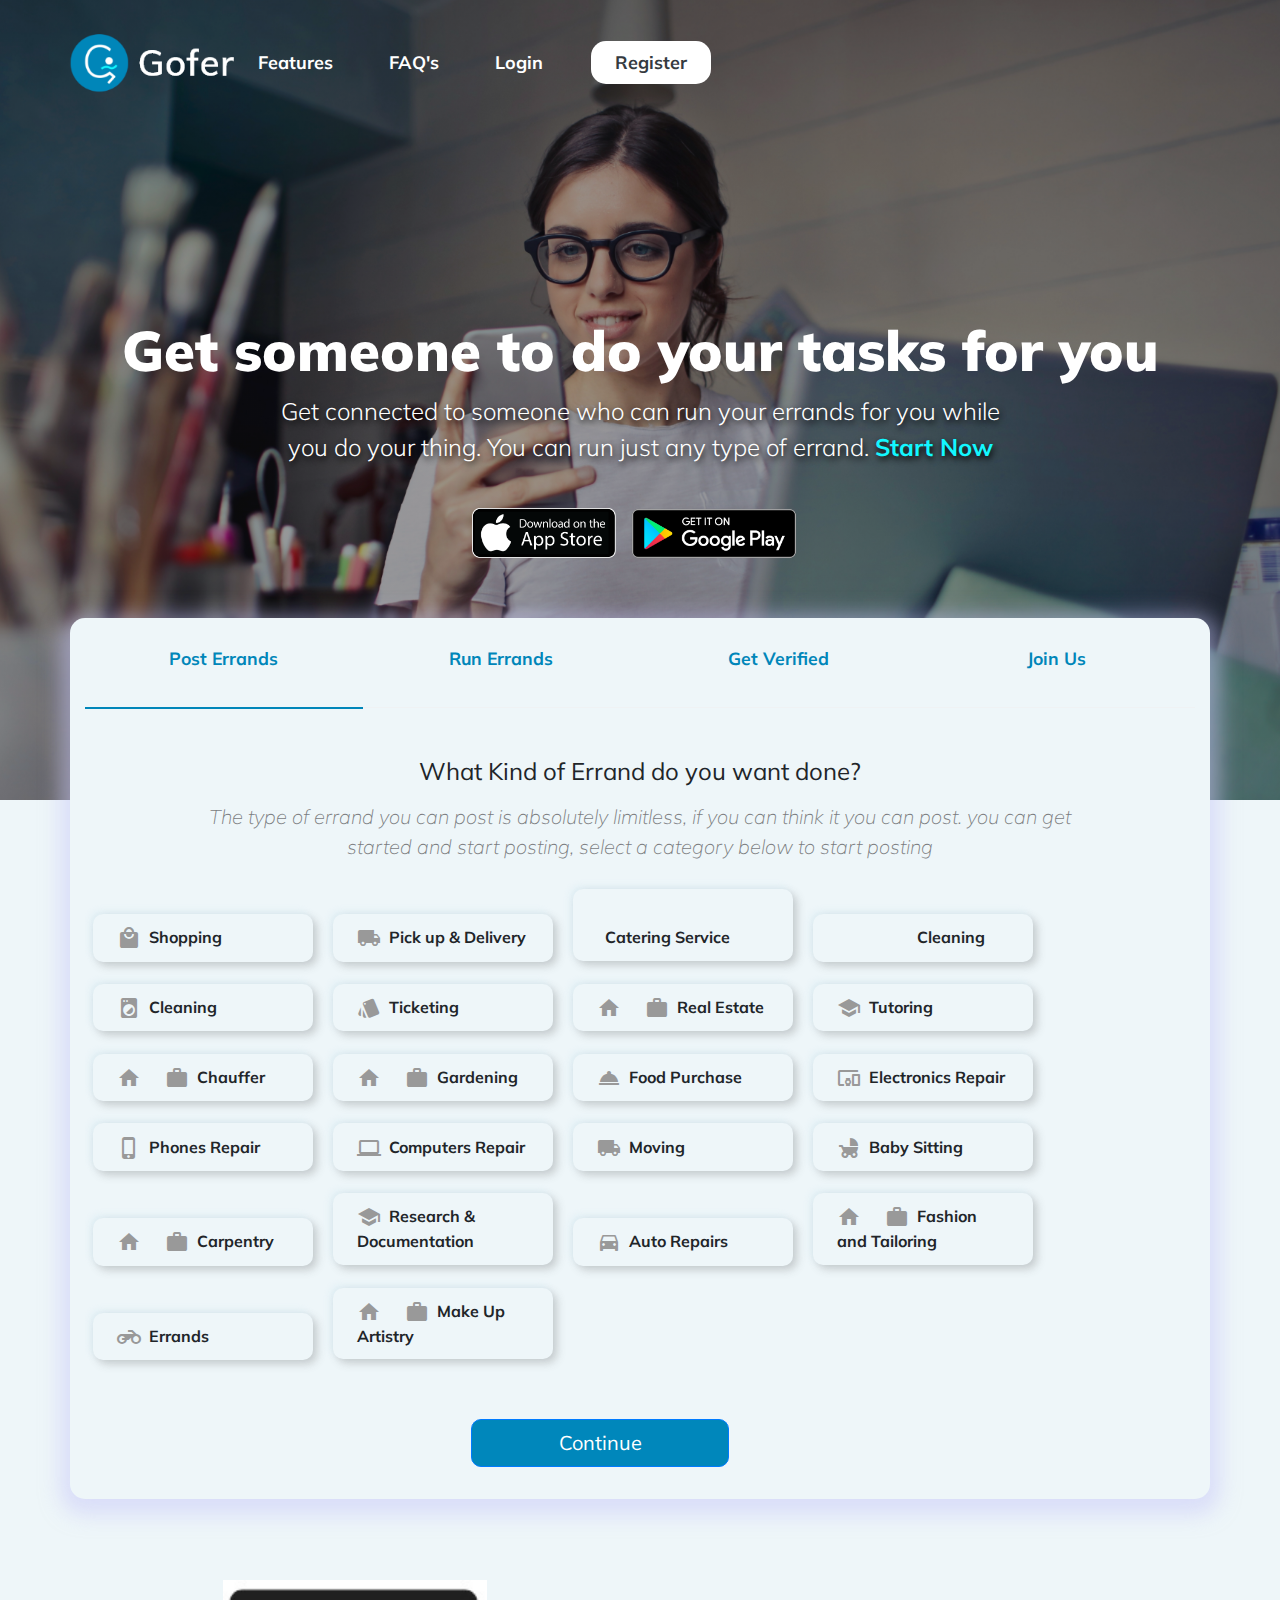
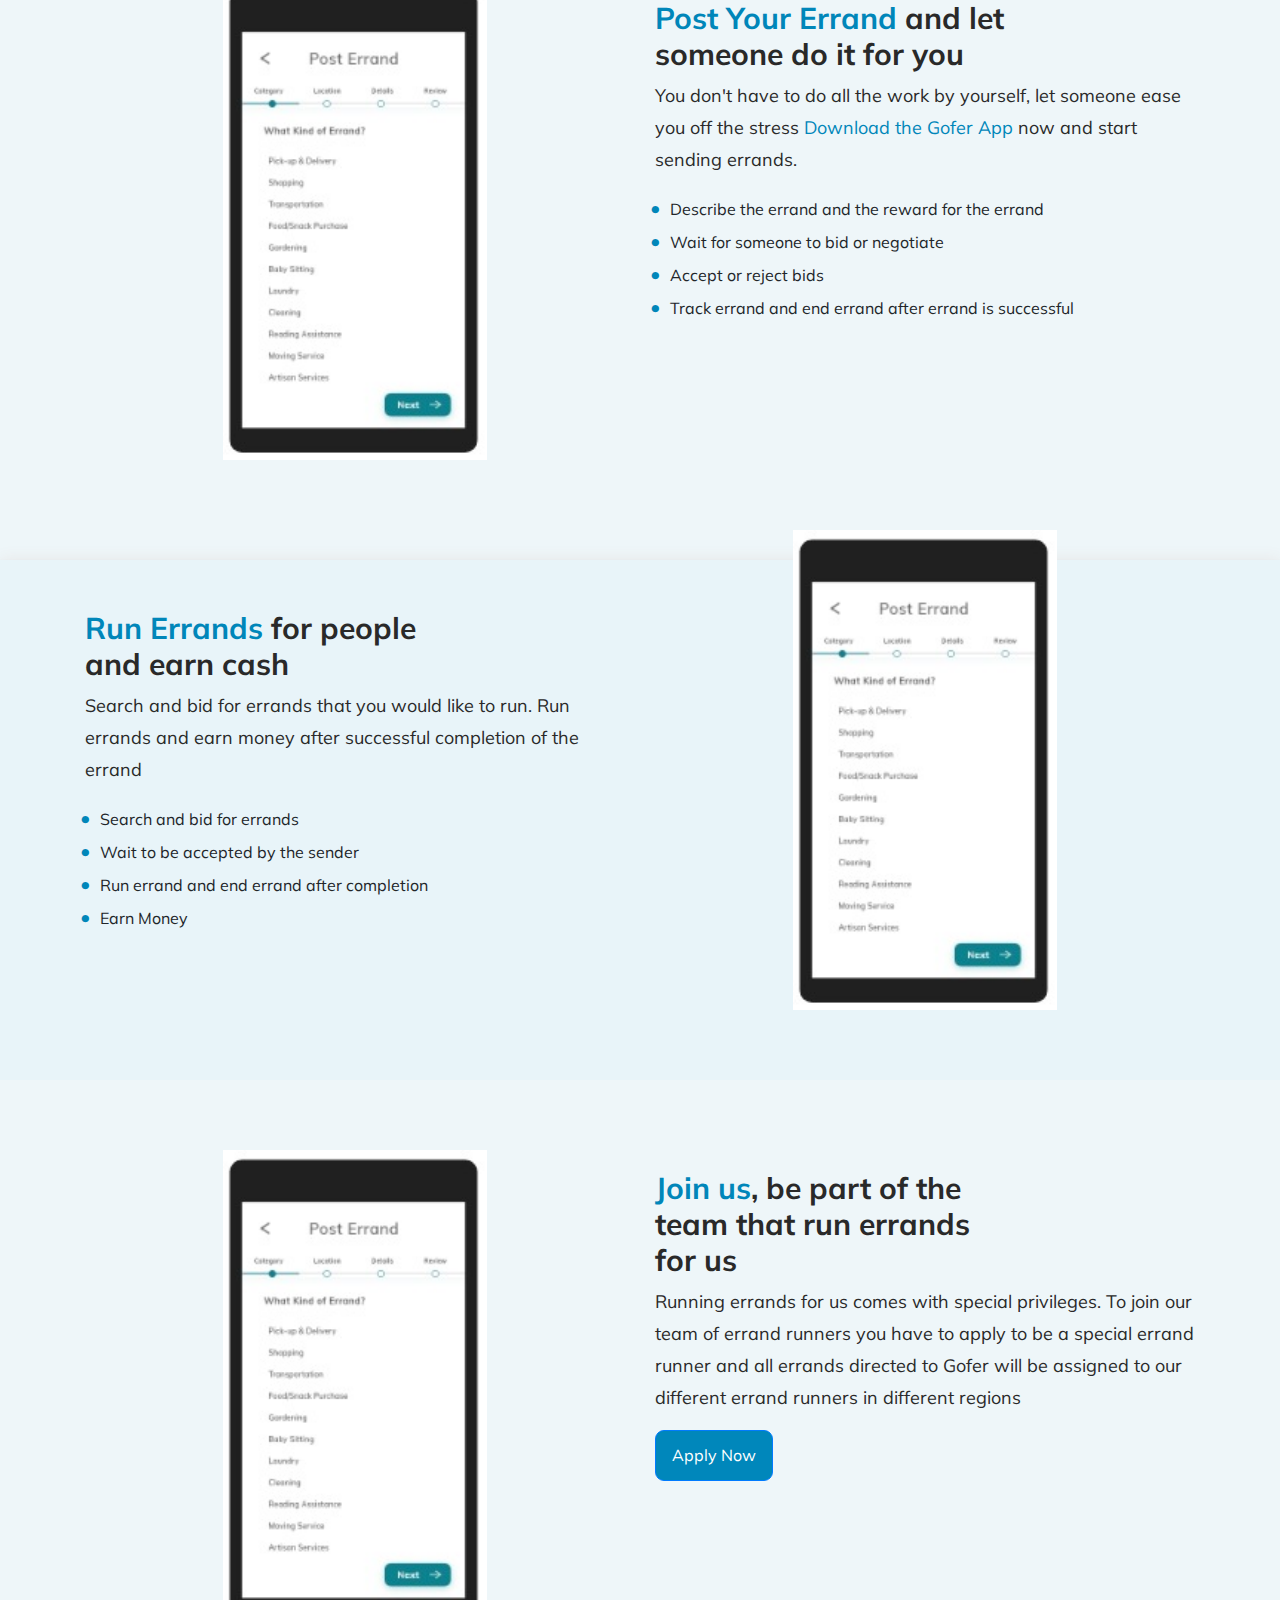
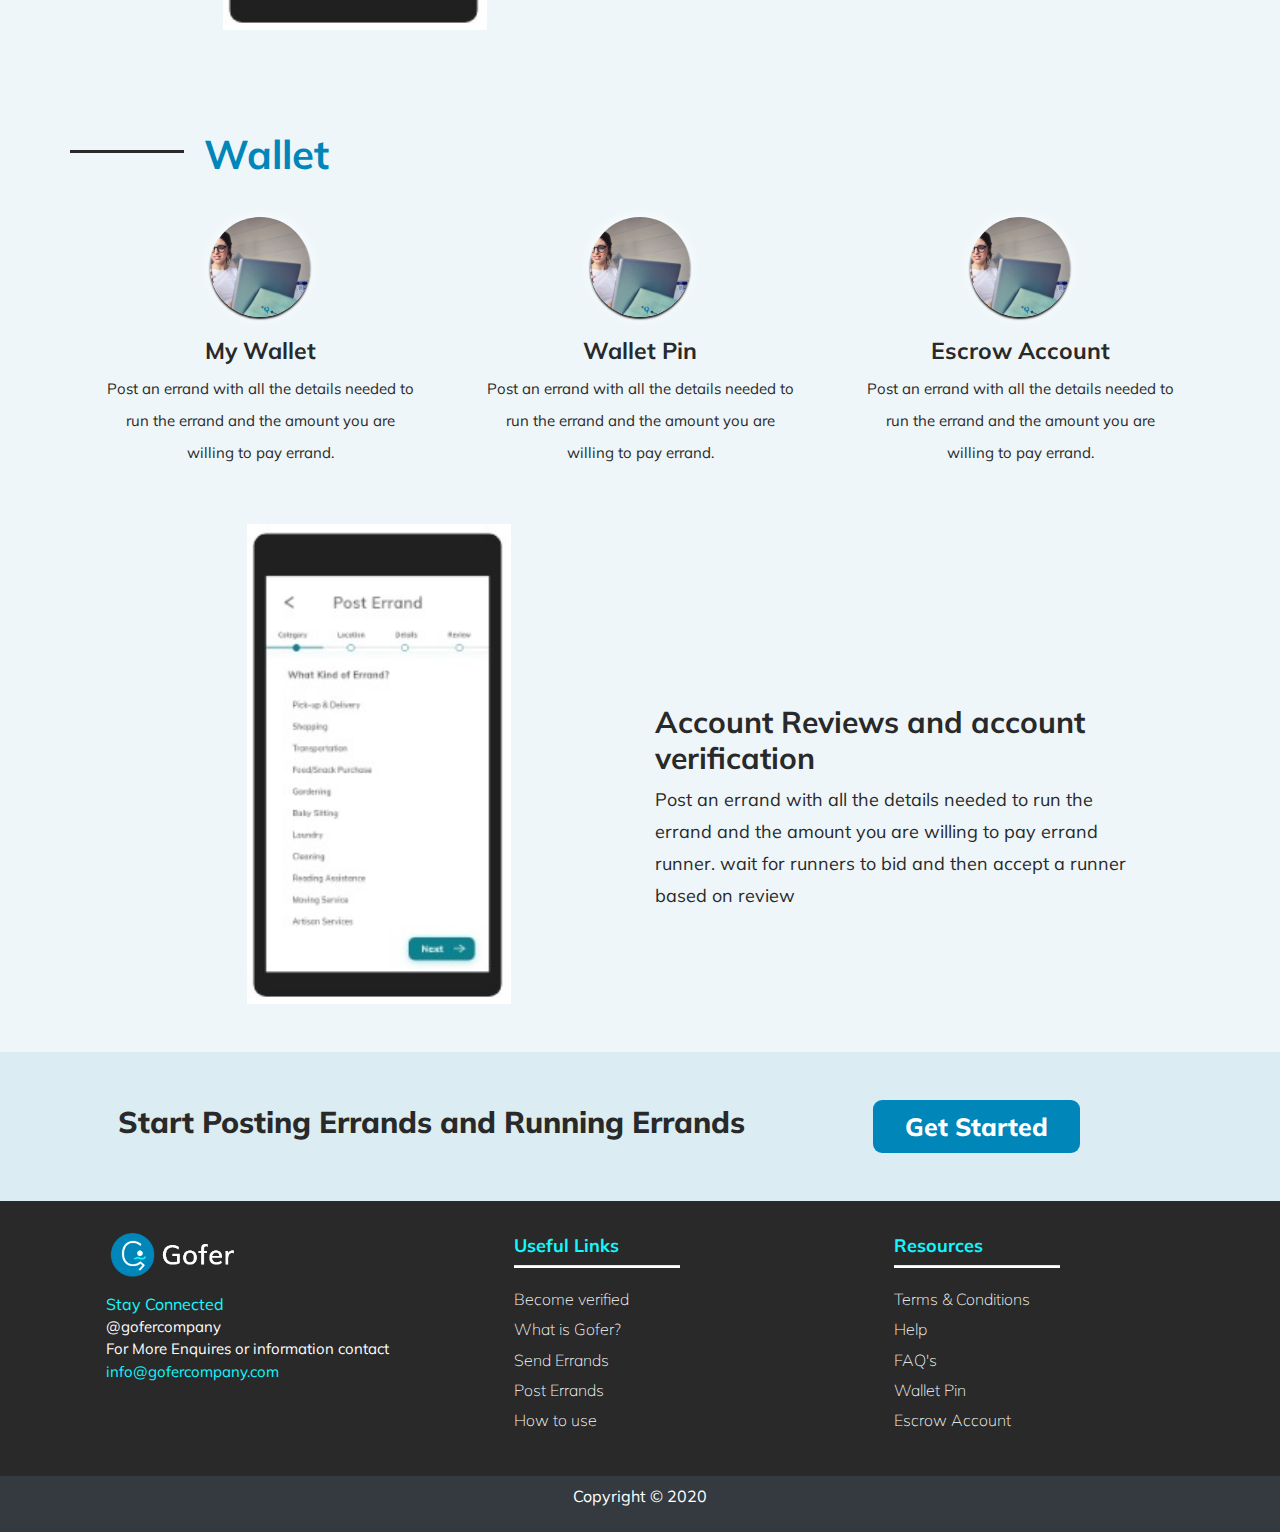
<file: index.html>
<!DOCTYPE html>
<html lang="en">

    <head>
        <meta charset="UTF-8">
        <meta name="viewport" content="width=device-width, initial-scale=1.0">
        <link rel="stylesheet" href="./css/bootstrap.css">
        <link rel="stylesheet" href="./css/style.css">
        <link href="https://fonts.googleapis.com/icon?family=Material+Icons" rel="stylesheet">
        <meta http-equiv="X-UA-Compatible" content="ie=edge">
        <title>Gofer</title>
    </head>

    <body>
        <div class="container-fluid p-0">
            <div class="top-page">
                <nav class="navbar shadow-none navbar-expand-sm bg-transparent navbar-dark">
                    <!-- Brand/logo -->
                    <a class="navbar-brand float-left ml-5" href="#">
                        <img src="./img/logo.png" alt="logo" style="width:170px;">
                    </a>
                    <!-- Links -->
                    <ul class="navbar-nav ml-auto">
                        <li class="nav-item">
                            <a class="nav-link text-white bold-text font-weight-bold" href="#">Features</a>
                        </li>
                        <li class="nav-item">
                            <a class="nav-link text-white font-weight-bold" href="#">FAQ's</a>
                        </li>
                        <li class="nav-item text-white">
                            <a class="nav-link text-white font-weight-bold" href="./login.html">Login</a>
                        </li>
                        <li class="nav-item">
                            <a class="nav-link  text-dark register px-4 font-weight-bold" href="./login.html">Register</a>
                        </li>
                    </ul>
                </nav>
                <div class="banner">
                    <div class="jumbotron bg-transparent text-white text-center">
                        <h1 class="display-4">Get someone to do your tasks for you</h1>
                        <p class="lead">Get connected to someone who can run your errands for you while you
                            do your
                            thing.
                            You can run just any type of errand. <span class="start-now"> Start Now</span></p>
                        <div class="images">
                            <img height="50" src="./img/appstore.png" alt="appstore"> <img height="73"
                                src="./img/playstore.png" alt="appstore">
                        </div>
                    </div>
                </div>
                <div class="container cardline">
                    <div class="tabs">
                        <div class="tab-2 a above">
                            <label id="taba" for="tab2-1">Post Errands</label>
                            <input id="tab2-1" name="tabs-two" type="radio" checked="checked">
                            <div>
                                <h4 class="bold-title mt-3">What Kind of Errand do you want done? </h4>
                                <p class="activity-story">The type of errand you can post is absolutely limitless, if
                                    you
                                    can think it you can post. you can get started and start
                                    posting, select a category below to start posting</p>
                                <div class="card-items">
                                    <p id="shopping" class="card-item"><i class="material-icons md-24">local_mall</i>&nbsp; Shopping
                                    </p>
                                    <p class="card-item"><i class="material-icons md-24">local_shipping</i>&nbsp; Pick
                                        up &
                                        Delivery</p>
                                    <p class="card-item"><i class="material-icons md-24">fastfood</i>&nbsp; Catering
                                        Service</p>
                                    <p class="card-item"><i class="material-icons md-24">eco</i>&nbsp; Cleaning</p>
                                    <p class="card-item"><i class="material-icons md-24">local_laundry_service</i>&nbsp;
                                        Cleaning</p>
                                    <p class="card-item"><i class="material-icons md-24">style</i>&nbsp; Ticketing</p>
                                    <p class="card-item"><i class="material-icons md-24">home_work</i>&nbsp; Real Estate
                                    </p>
                                    <p class="card-item"><i class="material-icons md-24">school</i>&nbsp; Tutoring</p>
                                    <p class="card-item"><i class="material-icons md-24">home_work</i>&nbsp; Chauffer
                                    </p>
                                    <p class="card-item"><i class="material-icons md-24">home_work</i>&nbsp; Gardening
                                    </p>
                                    <p class="card-item"><i class="material-icons md-24">room_service</i>&nbsp; Food
                                        Purchase</p>
                                    <p class="card-item"><i class="material-icons md-24">devices_other</i>&nbsp;
                                        Electronics
                                        Repair</p>
                                    <p class="card-item"><i class="material-icons md-24">phone_iphone</i>&nbsp; Phones
                                        Repair</p>
                                    <p class="card-item"><i class="material-icons md-24">laptop</i>&nbsp; Computers
                                        Repair</p>
                                    <p class="card-item"><i class="material-icons md-24">local_shipping</i>&nbsp; Moving
                                    </p>
                                    <p class="card-item"><i class="material-icons md-24">child_friendly</i>&nbsp; Baby
                                        Sitting</p>
                                    <p class="card-item"><i class="material-icons md-24">home_work</i>&nbsp; Carpentry
                                    </p>
                                    <p class="card-item"><i class="material-icons md-24">school</i>&nbsp; Research &
                                        Documentation</p>
                                    <p class="card-item"><i class="material-icons md-24">directions_car</i>&nbsp; Auto
                                        Repairs</p>
                                    <p class="card-item"><i class="material-icons md-24">home_work</i>&nbsp; Fashion and
                                        Tailoring</p>
                                    <p class="card-item"><i class="material-icons md-24">motorcycle</i>&nbsp; Errands
                                    </p>
                                    <p class="card-item"><i class="material-icons md-24">home_work</i>&nbsp; Make Up
                                        Artistry</p>
                                    <form action="./errands.html" method="GET">
                                        <button type="submit"
                                            class="btn d-block w-25 mx-auto mt-5 btn-primary btn-lg px-3">Continue</button>
                                    </form>
                                </div>
                            </div>
                        </div>
                        <div class="tab-2 ab">
                            <label id="tabb" for="tab2-2">Run Errands</label>
                            <input id="tab2-2" name="tabs-two" type="radio">
                            <div>
                                <h4 class="bold-title">You can run Errands for people </h4>
                                <p class="activity-story">The type of errand you can post is absolutely limitless, if
                                    you
                                    can think it you can post. you can get started and start
                                    posting, select a category below to start posting</p>
                                <div class="px-lg-5">
                                    <form action="/action_page.php">
                                        <div class="form-group">
                                            <label for="" class="bold text-dark text-left pb-0">Pick a Location where
                                                you
                                                would
                                                like to run
                                                errand:</label>
                                            <input type="text" class="form-control form-control-lg mb-5" placeholder=""
                                                name="text1">
                                        </div>

                                        <p class="font-weight-bold m-2 "><i class="material-icons">
                                                trip_origin
                                            </i> Choose a location on the map</p>
                                        <a type="submit" href="./errands.html"
                                            class="btn d-block w-25 mx-auto mt-5 btn-primary btn-lg px-3"><span
                                                class="spinner-grow"></span> Search</a>
                                    </form>
                                </div>
                            </div>

                        </div>
                        <div class="tab-2 ac">
                            <label id="tabc" for="tab2-3">Get Verified</label>
                            <input id="tab2-3" name="tabs-two" type="radio">
                            <div>
                                <h4 class="bold-title">Get Your Account Verified</h4>
                                <p class="activity-story">The type of errand you can post is absolutely limitless, if
                                    you
                                    can think it you can post. you can get started and start
                                    posting, select a category below to start posting</p>
                                <div class="px-lg-5">
                                    <form action="/action_page.php">
                                        <div class="form-group">
                                            <label for="" class="bold text-dark text-left pt-0 pb-0">Your Name</label>
                                            <input type="text" class="form-control form-control-lg mb-1" placeholder=""
                                                name="text1">
                                        </div>
                                        <div class="form-group">
                                            <label for="" class="bold text-dark text-left pt-0 pb-0">Phone
                                                Number</label>
                                            <input type="text" class="form-control form-control-lg mb-1" placeholder=""
                                                name="text1">
                                        </div>
                                        <div class="form-group">
                                            <label for="" class="bold text-dark text-left pt-0 pb-0">Email
                                                Address</label>
                                            <input type="text" class="form-control form-control-lg mb-1" placeholder=""
                                                name="text1">
                                        </div>

                                        <button type="submit"
                                            class="btn d-block w-25 mx-auto mt-5 btn-primary btn-lg px-3"><span
                                                class="spinner-grow"></span> Continue</button>
                                    </form>
                                </div>
                            </div>
                        </div>
                        <div class="tab-2 ad">
                            <label id="tabd" for="tab2-4">Join Us</label>
                            <input id="tab2-4" name="tabs-two" type="radio">
                            <div>
                                <h4 class="bold-title">Apply to Become a Merchant</h4>
                                <p class="activity-story">The type of errand you can post is absolutely limitless, if
                                    you
                                    can think it you can post. you can get started and start
                                    posting, select a category below to start posting</p>
                                <div class="px-lg-5">
                                    <form action="/action_page.php">
                                        <div class="form-group">
                                            <label for="" class="bold text-dark text-left pt-0 pb-0">Your Name</label>
                                            <input type="text" class="form-control form-control-lg mb-1" placeholder=""
                                                name="text1">
                                        </div>
                                        <div class="form-group">
                                            <label for="" class="bold text-dark text-left pt-0 pb-0">Phone
                                                Number</label>
                                            <input type="text" class="form-control form-control-lg mb-1" placeholder=""
                                                name="text1">
                                        </div>
                                        <div class="form-group">
                                            <label for="" class="bold text-dark text-left pt-0 pb-0">Email
                                                Address</label>
                                            <input type="text" class="form-control form-control-lg mb-1" placeholder=""
                                                name="text1">
                                        </div>

                                        <button type="submit"
                                            class="btn d-block w-25 mx-auto mt-5 btn-primary btn-lg px-3"><span
                                                class="spinner-grow"></span> Apply</button>
                                    </form>
                                </div>
                            </div>
                        </div>
                    </div>
                </div>
            </div>
            <div class="first-post-section">
                <div class="container">
                    <div class="row section-post-first">
                       
                          <div class="col-md-6 image-block">
                            <img src="img/image2.jpeg" class="img-fluid post-imagee" alt="Responsive image">
                          </div>
                          <div class="col-md-6">
                            <div class="intro">
                             <h1 class="post-errand-head post-errand-head-extend"><span class="inner-heading">Post Your Errand</span> and let<br> someone do it for you</h1>
                             <p class="post-errand-paragraph">You don't have to do all the work by yourself, let someone ease you off the stress <a href="wallet.html" class="app-link">Download the Gofer App</a> now and start sending errands.</p>
                             <!-- <a href="#" class="btn btn-primary">Show me how</a> -->
                            </div>
                            <div class="post-list">
                                <ul class="post-errand-list">
                                    <li>Describe the errand and the reward for the errand</li>
                                    <li>Wait for someone to bid or negotiate</li>
                                    <li>Accept or reject bids</li>
                                    <li>Track errand and end errand after errand is successful</li>
                                    
                                </ul>
                            </div>
                          </div>
                    </div>
                </div> 
            </div>

            <div class="second-post-section">
                <div class="second-block">
                    <div class="container">
                        <div class="row section-post-second ">
                            
                                <div class="col-md-6">
                                    <div class="intro">
                                        <h1 class="post-errand-head"><span class="inner-heading">Run Errands </span>for people <br>and earn cash</h1>
                                        <p class="post-errand-paragraph">Search and bid for errands that you would like to run. Run errands and earn money after successful completion of the errand</p>
                                    </div>
                                    <div class="post-list">
                                        <ul class="post-errand-list">
                                            <li class="list-item-post">Search and bid for errands</li>
                                            <li class="list-item-post">Wait to be accepted by the sender</li>
                                            <li class="list-item-post">Run errand and end errand after completion</li>
                                            <li class="list-item-post">Earn Money</li>
                                            
                                        </ul>
                                    </div>
                                </div>
    
                                <div class="col-md-6 image-block" >
                                    <img src="img/image2.jpeg" class="img-fluid post-image" alt="Responsive image">
                                </div>
                            
                        </div>
                    </div> 
                </div>
            </div>

            <div class="Third-post-section">
                <div class="container">
                   <div class="row section-post-third">
               
                  <div class="col-md-6 image-block">
                    <img src="img/image2.jpeg" class="img-fluid post-imagee" alt="Responsive image">
                  </div>
                  <div class="col-md-6">
                    <div class="intro">
                     <h1 class="post-errand-head post-errand-head-extend-1"><span class="inner-heading">Join us</span>, be part of the<br> team that run errands<br> for us</h1>
                     <p class="post-errand-paragraph">Running errands for us comes with special privileges. To join our team of errand runners you have to apply to be a special errand runner and all errands directed to Gofer will be assigned to our different errand runners in different regions</p>
                     <a href="#" class="btn btn-primary btn-apply">Apply Now</a>
                    </div>
                   
                  </div>
                   </div>
                </div>
            </div> 

            <div class="wallet-section">
                <div class="container section-wallet">
                    <div class="row">
                    
                        <hr class="wallet-line"><h1 class="wallet-heading inner-heading">Wallet</h1>
                
                    </div>
        
                    <div class="row">
                    <div class="col-md-4">
                    <div class="wallet-card">
                        <div class="illustration-box">
                        <img src="img/mask.png" class="illustration" alt="record illustration">
                        </div>
                        <div class="wallet-body">
                        <h3 class="pri-text">My Wallet</h3>
                        <p class="sec-text">Post an errand with all the details needed to run the errand and the amount you are willing to pay errand.</p>
                        </div>
                    </div>
                    </div>
                    <div class="col-md-4">
                    <div class="wallet-card">
                        <div class="illustration-box">
                        <img src="img/mask.png" class="illustration" alt="share illustration">
                        </div>
                        <div class="wallet-body">
                        <h3 class="pri-text">Wallet Pin</h3>
                        <p class="sec-text">Post an errand with all the details needed to run the errand and the amount you are willing to pay errand.</p>
                        </div>
                    </div>
                    </div>
                    <div class="col-md-4">
                    <div class="wallet-card">
                        <div class="illustration-box">
                        <img src="img/mask.png" class="illustration" alt="voila illustration">
                        </div>
                        <div class="wallet-body">
                        <h3 class="pri-text">Escrow Account</h3>
                        <p class="sec-text">Post an errand with all the details needed to run the errand and the amount you are willing to pay errand.</p>
                        </div>
                    </div>
                    </div>
                    </div>
                </div>
            </div>

            <div class="review-section">
                <div class="container">
                    <div class="row  p-5 ">
                        <div class="col-md-6 text-center"><img src="img/image2.jpeg" class="post-image post-image-fourth" alt="mobile view"></div>
                        <div class="col-md-6 account-reviews intro pt-4">
                            <h3 class="post-errand-head">Account Reviews and account verification</h3>
                            <p class="post-errand-paragraph">Post an errand with all the details needed to run the errand and the amount you are willing
                                to pay errand runner. wait for runners to bid and then accept a runner based on review</p>
                        </div>
                    </div>
                </div>
                </div>

                <div class="get-started-outer">
                    <div class="container">
                       <div class="row p-5 get-started">
                           <div class="get-it ">
                           <div class="col-xs-6 get-started-inside">
                               <div class="get-started-text">Start Posting Errands and Running Errands</div>
                               
                              
                           </div>
                           <div class="col-xs-6 get-started-btn-block">
                               
                               <button class="get-started-btn">Get Started</button>
                              
                           </div>
                       </div>
                       </div>
                     </div>
                    </div>

                    <footer>

                        <div class="container">
                            <div class="row footer-left-block">
                                <div class="col-md-4 p-3 footer-left-block">
                                    <div class="footer-logo">
                                        <img src="img/logo.png" class="logo-footer" alt="Logo">
                                        <!-- <h1 class="header-footer-right">Gofer</h1> -->
                                    </div>
            
                                   <p class="footer-text">Stay Connected</p>
                                   <ul class="social-list text-white">
                                      <li class="footer-list-item"><i class="fa fa-instagram"></i></li>
                                      <li class="footer-list-item"><i class="fa fa-twitter"></i></li>
                                      <li class="footer-list-item"><i class="fa fa-linkedin"></i></li>
                                      <li class="footer-list-item"><i class="fa fa-facebook"></i></li>
                                      
                                   </ul>
                                    <div class="info">
                                        <p class="text-white the-info">@gofercompany</p>
                                        <p class="text-white text-left-middle">For More Enquires or information contact</p>
                                        <p class="info-text">info@gofercompany.com</p>
                                    </div>
                                </div>
            
                                <div class="col-md-4 footer-middle-block  p-4">
                                    <h1 class="link-title">Useful Links</h1>
                                    <hr class="text-white footer-line">
            
                                    <ul class="social-link-item text-white">
                                        <a href="#"><li class="link-list">Become verified</li></a>
                                        <a href="#"><li class="link-list">What is Gofer?</li></a>
                                        <a href="#"><li class="link-list">Send Errands</li></a>
                                        <a href="#"><li class="link-list">Post Errands</li></a>
                                        <a href="#"><li class="link-list">How to use</li></a>
                                     </ul>
                                </div>
            
                                <div class="col-md-4 footer-middle-block p-4">
                                    <h1 class="link-title">Resources</h1>
                                    <hr class="text-white footer-line">
            
                                    <ul class="social-link-item text-white">
                                        <a href="#"><li class="link-list">Terms & Conditions </li></a>
                                        <a href="#"><li class="link-list">Help</li></a>
                                        <a href="#"><li class="link-list">FAQ's</li></a>
                                        <a href="#"><li class="link-list">Wallet Pin</li></a>
                                        <a href="#"><li class="link-list">Escrow Account</li></a>
                                     </ul>
                                </div>
                            </div>
                        </div>
                        
                        <div class="row">
                            <div class="col-md-12 text-center p-2 text-white bg-dark">
                                <p>Copyright &copy; 2020</p>
                            </div>
                        </div>
                    </footer>
        </div>
        <script src="./js/jquery-3.4.1.js"></script>
        <script src=" ./js/bootstrap.min.js"> </script>
        <script src=" ./js/script.js"> </script>
    </body>

</html>
</file>
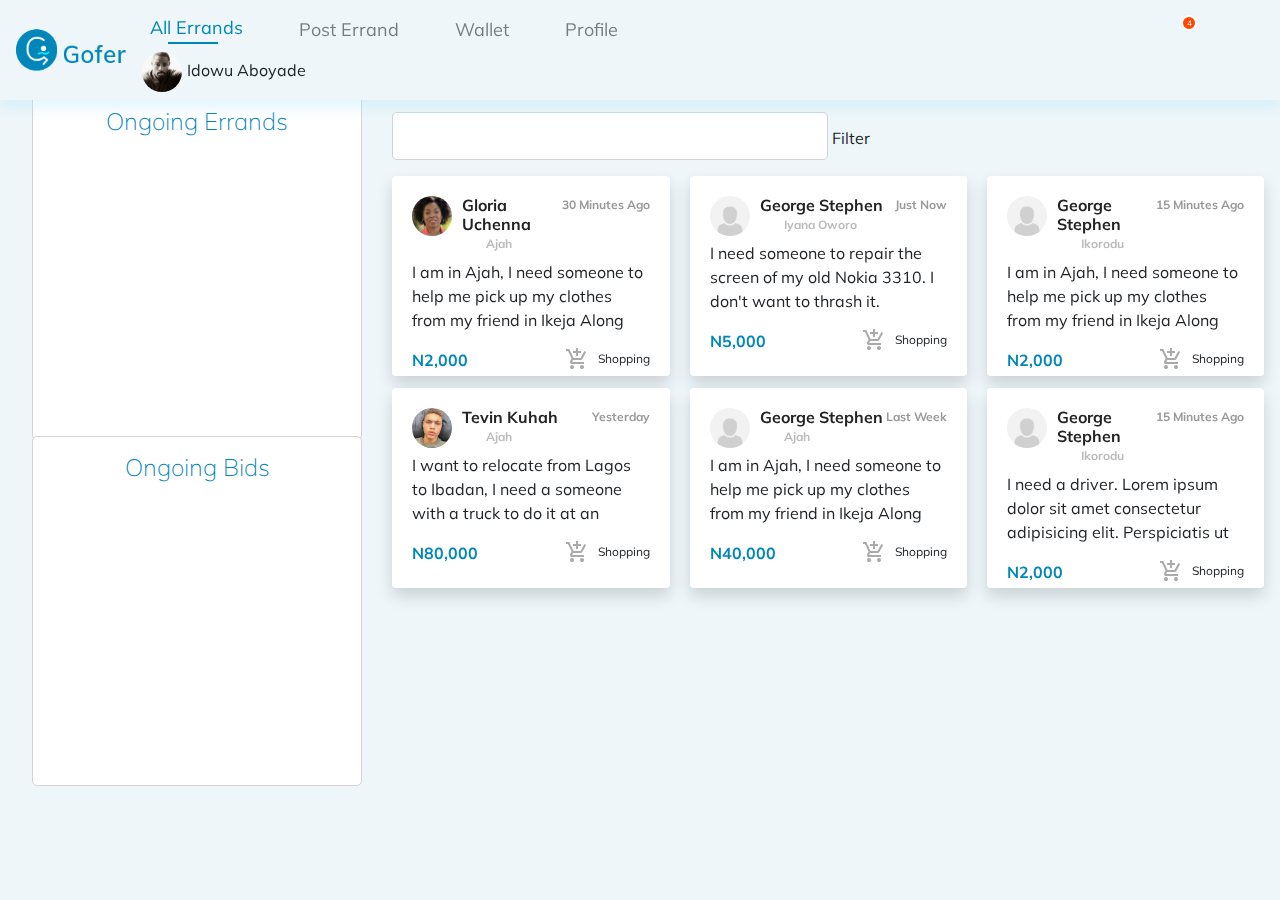
<file: errands.html>
<!DOCTYPE html>
<html lang="en">

    <head>
        <meta charset="UTF-8">
        <meta name="viewport" content="width=device-width, initial-scale=1.0">
        <link rel="stylesheet" href="./css/bootstrap.css">
        <link rel="stylesheet" href="./css/style.css">
        <link href="https://fonts.googleapis.com/icon?family=Material+Icons" rel="stylesheet">
        <meta http-equiv="X-UA-Compatible" content="ie=edge">
        <title>GOFER</title>
    </head>

    <body>
        <main class="container-fluid errand p-0">
            <header>
                <nav class="navbar navbar-expand-lg navbar-light">
                    <a class="navbar-brand" href="./index.html"><img src="./img/logo-blue.png"
                            style="width:110px; margin-top: -14px;" alt="logo"></a>
                    <button class="navbar-toggler navbar-toggler-right" type="button" data-toggle="collapse"
                        data-target="#navb">
                        <span class="navbar-toggler-icon"></span>
                    </button>

                    <div class="collapse navbar-collapse" id="navb">
                        <ul class="navbar-nav mr-auto">
                        </ul>
                        <form class="form-inline my-2 my-lg-0">
                            <ul class="navbar-nav position-relative">
                                <li class="nav-item">
                                    <a class="nav-link active" href="#">All Errands</a>
                                </li>
                                <li class="nav-item">
                                    <a class="nav-link" href="./post-errand.html">Post Errand</a>
                                </li>
                                <li class="nav-item">
                                    <a class="nav-link" href="#">Wallet</a>
                                </li>
                                <li class="nav-item">
                                    <a class="nav-link" href="#">Profile</a>
                                </li>
                            </ul>
                            <div class="notification-box">
                                <i class="material-icons md-24">notification_important</i><span
                                    class="notification">4</span>
                            </div>
                            <div class="user-box">
                                <img src="./img/idris.jpg" class="profile-picture" alt="profile-pix"><span>Idowu
                                    Aboyade</span>
                            </div>
                        </form>
                    </div>
                </nav>
                </div>
            </header>
            <div class="errands-main">
                <div class="sidebar">
                    <div class="side-box">
                        <h4 class="bluetext pt-3 text-center font-weight-lighter">Ongoing Errands</h4>
                    </div>
                    <div class="side-box">
                        <h4 class="bluetext pt-3 text-center font-weight-lighter">Ongoing Bids</h4>

                    </div>
                </div>
                <div class="main-body">
                    <div class="form-group">
                        <input type="text" class="form-control form-control-lg w-50 d-inline-block shadow-none"
                            id="usr">
                        <span>Filter</span></div>
                    <div class="container errand">
                        <div class="card-columns">
                            <div class="card bg-white shadow">
                                <div class="card-body">
                                    <div class="time-stamp text-right float-right">30 Minutes Ago</div>
                                    <div class="poster-info">
                                        <div>
                                            <img class="poster-picture" src="./img/girl.jpg" alt="">
                                        </div>
                                        <div>
                                            <h6 class="poster-name">Gloria Uchenna</h6>
                                            <h6 class="location">Ajah</h6>
                                        </div>
                                    </div>
                                    <div class="top-down">
                                        <p class="card-text">I am in Ajah, I need someone to help me pick up my clothes
                                            from
                                            my friend in Ikeja Along before 6:00pm today.
                                        </p>
                                        <div class="card-bottom">
                                            <div class="price">N2,000</div>
                                            <div class="category"> <i class="material-icons md-24">add_shopping_cart</i>
                                                &nbsp;
                                                Shopping
                                            </div>
                                        </div>
                                    </div>
                                </div>
                            </div>
                            <div class="card bg-white shadow">
                                <div class="card-body">
                                    <div class="time-stamp text-right float-right">Yesterday</div>
                                    <div class="poster-info">
                                        <div>
                                            <img class="poster-picture" src="./img/dope.jpg" alt="">
                                        </div>
                                        <div>
                                            <h6 class="poster-name">Tevin Kuhah</h6>
                                            <h6 class="location">Ajah</h6>
                                        </div>
                                    </div>
                                    <div class="top-down">
                                        <p class="card-text">I want to relocate from Lagos to Ibadan, I need a someone
                                            with
                                            a truck to do it at an affordable price
                                        </p>
                                        <div class="card-bottom">
                                            <div class="price">N80,000</div>
                                            <div class="category"> <i class="material-icons md-24">add_shopping_cart</i>
                                                &nbsp;
                                                Shopping</div>
                                        </div>
                                    </div>
                                </div>
                            </div>
                            <div class="card bg-white shadow">
                                <div class="card-body">
                                    <div class="time-stamp text-right float-right">Just Now</div>
                                    <div class="poster-info">
                                        <div>
                                            <img class="poster-picture" src="./img/user-avatar-placeholder.png" alt="">
                                        </div>
                                        <div>
                                            <h6 class="poster-name">George Stephen</h6>
                                            <h6 class="location">Iyana Oworo</h6>
                                        </div>
                                    </div>
                                    <div class="top-down">
                                        <p class="card-text">I need someone to repair the screen of my old Nokia 3310. I
                                            don't want to thrash it.
                                        </p>
                                        <div class="card-bottom">
                                            <div class="price">N5,000</div>
                                            <div class="category"> <i class="material-icons md-24">add_shopping_cart</i>
                                                &nbsp;
                                                Shopping</div>
                                        </div>
                                    </div>
                                </div>
                            </div>
                            <div class="card bg-white shadow">
                                <div class="card-body">
                                    <div class="time-stamp text-right float-right">Last Week</div>
                                    <div class="poster-info">
                                        <div>
                                            <img class="poster-picture" src="./img/user-avatar-placeholder.png" alt="">
                                        </div>
                                        <div>
                                            <h6 class="poster-name">George Stephen</h6>
                                            <h6 class="location">Ajah</h6>
                                        </div>
                                    </div>
                                    <div class="top-down">
                                        <p class="card-text">I am in Ajah, I need someone to help me pick up my clothes
                                            from
                                            my friend in Ikeja Along before 6:00pm today.
                                        </p>
                                        <div class="card-bottom">
                                            <div class="price">N40,000</div>
                                            <div class="category"> <i class="material-icons md-24">add_shopping_cart</i>
                                                &nbsp;
                                                Shopping</div>
                                        </div>
                                    </div>
                                </div>
                            </div>
                            <div class="card bg-white shadow">
                                <div class="card-body">
                                    <div class="time-stamp text-right float-right">15 Minutes Ago</div>
                                    <div class="poster-info">
                                        <div>
                                            <img class="poster-picture" src="./img/user-avatar-placeholder.png" alt="">
                                        </div>
                                        <div>
                                            <h6 class="poster-name">George Stephen</h6>
                                            <h6 class="location">Ikorodu</h6>
                                        </div>
                                    </div>
                                    <div class="top-down">
                                        <p class="card-text">I am in Ajah, I need someone to help me pick up my clothes
                                            from
                                            my friend in Ikeja Along before 6:00pm today.
                                        </p>
                                        <div class="card-bottom">
                                            <div class="price">N2,000</div>
                                            <div class="category"> <i class="material-icons md-24">add_shopping_cart</i>
                                                &nbsp;
                                                Shopping</div>
                                        </div>
                                    </div>
                                </div>

                            </div>
                            <div class="card bg-white shadow">
                                <div class="card-body">
                                    <div class="time-stamp text-right float-right">15 Minutes Ago</div>
                                    <div class="poster-info">
                                        <div>
                                            <img class="poster-picture" src="./img/user-avatar-placeholder.png" alt="">
                                        </div>
                                        <div>
                                            <h6 class="poster-name">George Stephen</h6>
                                            <h6 class="location">Ikorodu</h6>
                                        </div>
                                    </div>
                                    <div class="top-down">
                                        <p class="card-text">I need a driver. Lorem ipsum dolor sit amet consectetur
                                            adipisicing elit. Perspiciatis ut corporis fuga maxime nemo quidem!
                                        </p>
                                        <div class="card-bottom">
                                            <div class="price">N2,000</div>
                                            <div class="category"> <i class="material-icons md-24">add_shopping_cart</i>
                                                &nbsp;
                                                Shopping</div>
                                        </div>
                                    </div>
                                </div>

                            </div>
                        </div>
                    </div>
                </div>
            </div>

            </div>
            </div>
        </main>
        <script src="./js/jquery-3.4.1.js"></script>
        <script src="./js/bootstrap.min.js"></script>
    </body>

</html>
</file>
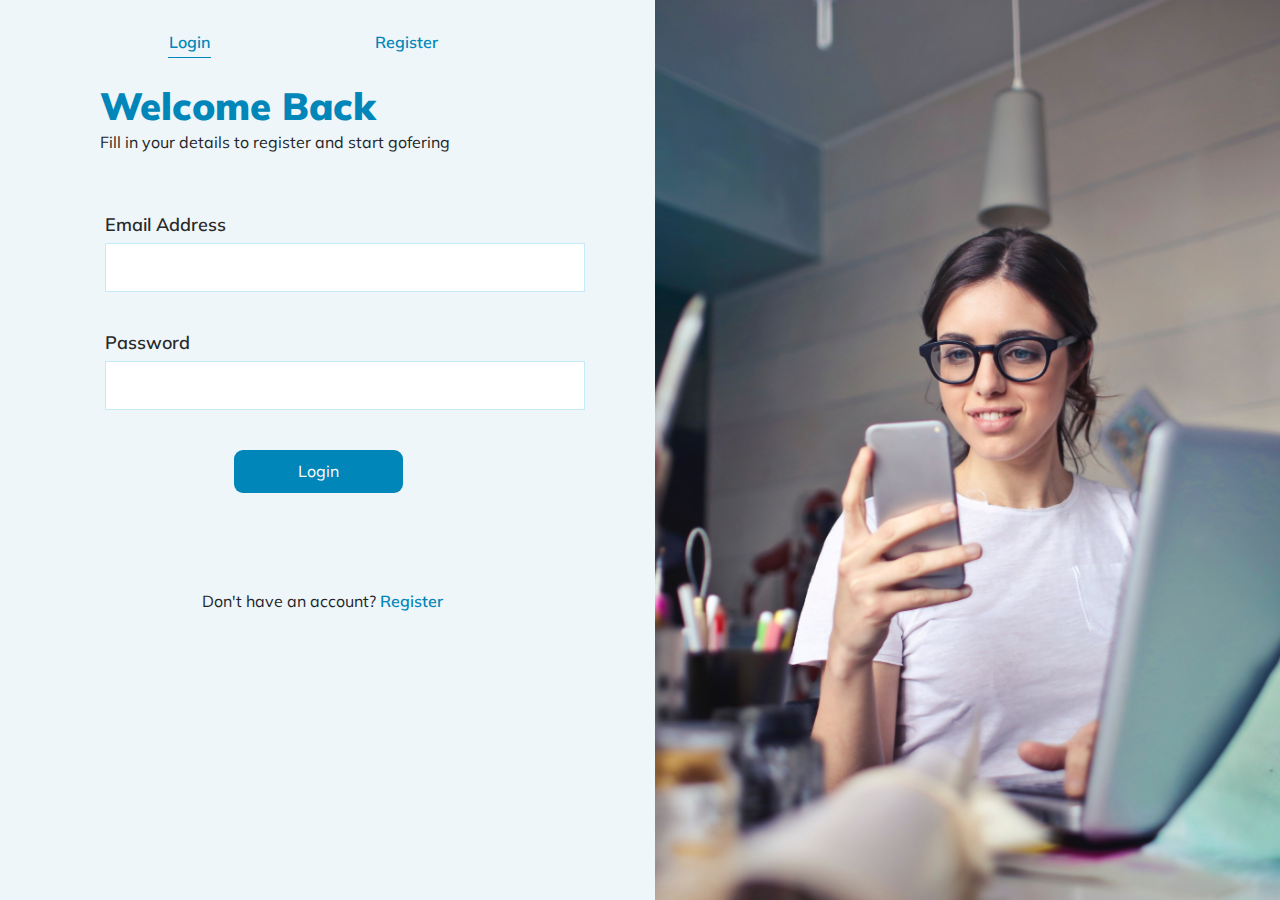
<file: login.html>
<!DOCTYPE html>
<html lang="en">

    <head>
        <meta charset="UTF-8">
        <meta name="viewport" content="width=device-width, initial-scale=1.0">
        <meta http-equiv="X-UA-Compatible" content="ie=edge">
        <link rel="stylesheet" href="./css/bootstrap.css">
        <link rel="stylesheet" href="./css/login.css">
        <link href="https://fonts.googleapis.com/css?family=Muli:300,400,400i,500i&display=swap" rel="stylesheet">
        <link href="https://stackpath.bootstrapcdn.com/font-awesome/4.7.0/css/font-awesome.min.css" rel="stylesheet"
            integrity="sha384-wvfXpqpZZVQGK6TAh5PVlGOfQNHSoD2xbE+QkPxCAFlNEevoEH3Sl0sibVcOQVnN" crossorigin="anonymous">
        <title>Gofer</title>
    </head>

    <body>
        <div class="row">

            <div class="col-md-6 right-side">
                <div class="lb-header">
                    <a href="#" class="login-link active" id="login-box-link">Login</a>
                    <a href="#" class="login-link " id="register-box-link">Register</a>
                </div>
                <form class="email-login">
                    <h1 class="login-header">Welcome Back</h1>
                    <p class="login-text">Fill in your details to register and start gofering</p>

                    <div class="col-xl-6 col-md-6" style="margin-top: 60px;">
                        <div class="section-headline margin-top-25       margin-bottom-12">
                            <h5 class="input-text">Email Address</h5>
                        </div>
                        <input class="input-box" placeholder="">
                    </div>

                    <div class="col-xl-6 col-md-6" style="margin-top: 40px;">
                        <div class="section-headline margin-top-25 margin-bottom-12">
                            <h5 class="input-text">Password</h5>
                        </div>
                        <input class="input-box" placeholder="">
                    </div>
                    <div class="login-btn-block">
                        <a href="./errands.html" class="btn-login">Login</a>
                    </div>
                    <p class="account">Don't have an account? <a href="#" class="login-link" id="register-box-link" ><span class="login-span">Register</span></a>
                    </p>
                </form>
                <form class="email-signup">
                    <h1 class="login-header">Create an account</h1>
                    <p class="login-text">Fill in your details to register and start gofering</p>
                    <div class="account-input">

                        <div class="col-xl-3 col-md-3" style="margin-top: 20px;">
                            <div class="section-headline margin-top-25 margin-bottom-12">
                                <h5 class="input-text">First Name </h5>
                            </div>
                            <input class="input-box input-boxes" placeholder="">
                        </div>

                        <div class="col-xl-3 col-md-3 " style="margin-top: 20px;">
                            <div class="section-headline margin-top-25 margin-bottom-12 left-form">
                                <h5 class="input-text ">Last Name</h5>
                            </div>
                            <input class="input-box input-boxes left-form" placeholder="">
                        </div>

                    </div>
                    <div class="col-xl-6 col-md-6" style="margin-top: 20px;">
                        <div class="section-headline margin-top-25 margin-bottom-12">
                            <h5 class="input-text">Email Address</h5>
                        </div>
                        <input class="input-box" placeholder="">
                    </div>

                    <div class="col-xl-6 col-md-6" style="margin-top: 20px;">
                        <div class="section-headline margin-top-25 margin-bottom-12">
                            <h5 class="input-text">Password</h5>
                        </div>
                        <input class="input-box" placeholder="">
                    </div>

                    <div class="col-xl-6 col-md-6" style="margin-top: 20px;">
                        <div class="section-headline margin-top-25 margin-bottom-12">
                            <h5 class="input-text">Confirm Password</h5>
                        </div>
                        <input class="input-box" placeholder="">
                    </div>
                    <div class="reg-btn-block" style="margin-top: 20px;">
                        <a href="#" id="myBtn3" class="btn-reg">Register</a>
                    </div>
                    <p class="account1" style="margin-top: 20px;">Already registered <a href="./errands.html"><span
                                class="register-span">Login</span></a></p>
            </div>

            <div class="col-md-6 left-block">
                <div class="left-side">

                </div>
                <!-- <img src="img/logo.png" class="logo"> -->
            </div>
        </div>

        </form>
        </div>
        </div>
        </div>
        <div class="modal fade" id="myModal3" role="dialog">
            <div class="modal-dialog bid-request">

                <!-- Modal content-->
                <div class="modal-content">
                    <div class="modal-header bid-request">
                        <button type="button" class="close" data-dismiss="modal">&times;</button>
                    </div>
                    <div class="modal-body text-center">
                        <h4>A link has been sent to your email</h4>
                        <p>Kindly confirm to login</p>
                    </div>
                    <div class="modal-footer bid-request">
                        <button type="button" class="btn btn-lg btn-primary" data-dismiss="modal">Okay</button>
                    </div>
                </div>

            </div>
        </div>
        <script src="./js/jquery-3.4.1.js"></script>
        <script src="./js/bootstrap.min.js"></script>
        <script src="./js/script.js"></script>
        <script>
            $("#myBtn3").click(function (e) {
                e.preventDefault()
                $("#myModal3").modal({ backdrop: "static" });
            });
        </script>
    </body>

</html>
</file>
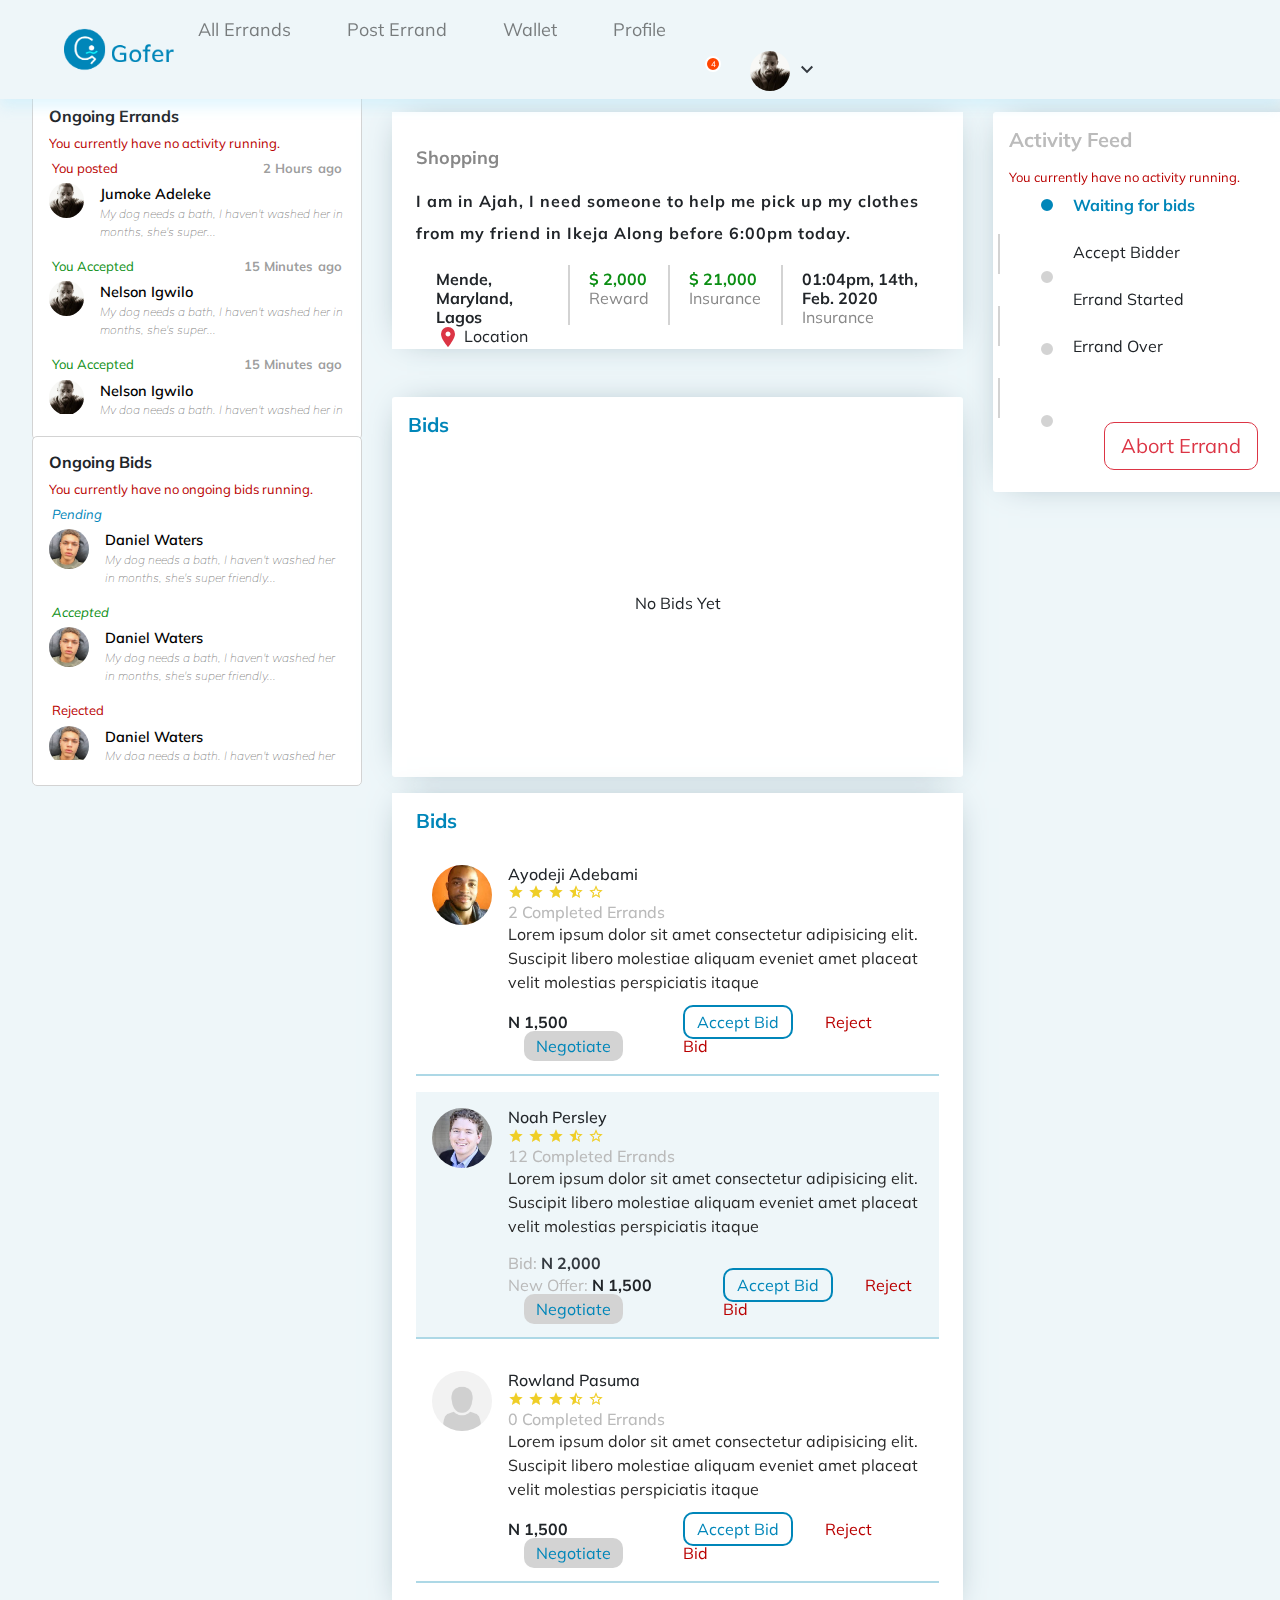
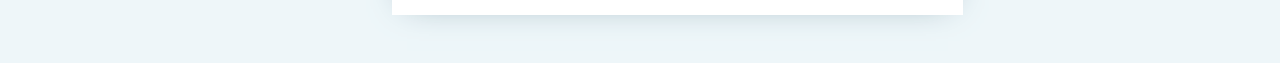
<file: my-posted-errand.html>
<!DOCTYPE html>
<html lang="en">

    <head>
        <meta charset="UTF-8">
        <meta name="viewport" content="width=device-width, initial-scale=1.0">
        <link rel="stylesheet" href="./css/bootstrap.css">
        <link rel="stylesheet" href="./css/style.css">
        <link rel="stylesheet" href="./css/my-posted-errand.css">
        <link href="https://fonts.googleapis.com/icon?family=Material+Icons" rel="stylesheet">
        <meta http-equiv="X-UA-Compatible" content="ie=edge">
        <title>Gofer</title>
    </head>

    <body>
        <main class="container-fluid errand p-0">
            <header>
                <nav class="navbar navbar-expand-lg navbar-light">
                    <a class="navbar-brand ml-5" href="./index.html"><img src="./img/logo-blue.png"
                            style="width:110px; margin-top: -14px;" alt="logo"></a>
                    <button class="navbar-toggler navbar-toggler-right" type="button" data-toggle="collapse"
                        data-target="#navb">
                        <span class="navbar-toggler-icon"></span>
                    </button>

                    <div class="collapse navbar-collapse" id="navb">
                        <ul class="navbar-nav mr-auto">
                        </ul>
                        <form class="form-inline my-2 my-lg-0">
                            <ul class="navbar-nav position-relative">
                                <li class="nav-item">
                                    <a class="nav-link" id="all-errands" href="#">All Errands</a>
                                </li>
                                <li class="nav-item">
                                    <a class="nav-link" id="post-errand" href="/post-errand.html">Post Errand</a>
                                </li>
                                <li class="nav-item">
                                    <a class="nav-link" href="./wallet.html">Wallet</a>
                                </li>
                                <li class="nav-item">
                                    <a class="nav-link" href="./profile.html">Profile</a>
                                </li>
                            </ul>
                            <div class="notification-box">
                                <i class="material-icons md-24">notification_important</i><span
                                    class="notification">4</span>
                            </div>
                            <div class="user-box">
                                <img src="./img/idris.jpg" class="profile-picture" alt="profile-pix"><span><i
                                        class="material-icons md-24 text-dark  ">keyboard_arrow_down</i></span>
                            </div>
                        </form>
                    </div>
                </nav>

            </header>
            <div class="errands-main errands-list">
                <div class="sidebar">
                    <div class="side-box ongoing-errands p-3 position-relative">
                        <h6 class="font-weight-bold "> Ongoing Errands</h6>
                        <div class="scrollbox dragscroll">
                            <p class="no-activity ">You currently have no activity running.</p>
                            <a href="./view-errand.html" class="view-errand-main">
                                <div class="user-card">
                                    <div class="divide split">
                                        <p class="posted">You posted</p>
                                        <p class="time">2 Hours ago</p>
                                    </div>
                                    <div class="main-card divide">
                                        <img class="profile-picture-inner mr-3" src="./img/idris.jpg"
                                            alt="profile-picture">
                                        <div class="details divide down">
                                            <p class="user-name">
                                                Jumoke Adeleke
                                            </p>
                                            <p class="errand-details">My dog needs a bath, I haven't washed her in
                                                months,
                                                she's
                                                super...</p>
                                        </div>
                                    </div>
                                </div>
                            </a>
                            <a href="./view-errand.html" class="view-errand-main">
                                <div class="user-card">
                                    <div class="divide split p-0">
                                        <p class="you-accepted">You Accepted</p>
                                        <p class="time">15 Minutes ago</p>
                                    </div>
                                    <div class="main-card divide">
                                        <img class="profile-picture-inner mr-3" src="./img/idris.jpg"
                                            alt="profile-picture">
                                        <div class="details divide down">
                                            <p class="user-name">
                                                Nelson Igwilo
                                            </p>
                                            <p class="errand-details">My dog needs a bath, I haven't washed her in
                                                months,
                                                she's
                                                super...</p>
                                        </div>
                                    </div>
                                </div>
                            </a>
                            <a href="./view-errand.html" class="view-errand-main">
                                <div class="user-card">
                                    <div class="divide split p-0">
                                        <p class="you-accepted">You Accepted</p>
                                        <p class="time">15 Minutes ago</p>
                                    </div>
                                    <div class="main-card divide">
                                        <img class="profile-picture-inner mr-3" src="./img/idris.jpg"
                                            alt="profile-picture">
                                        <div class="details divide down">
                                            <p class="user-name">
                                                Nelson Igwilo
                                            </p>
                                            <p class="errand-details">My dog needs a bath, I haven't washed her in
                                                months,
                                                she's
                                                super...</p>
                                        </div>
                                    </div>
                                </div>
                            </a>
                            <a href="./view-errand.html" class="view-errand-main">
                                <div class="user-card">
                                    <div class="divide split p-0">
                                        <p class="you-accepted">You Accepted</p>
                                        <p class="time">15 Minutes ago</p>
                                    </div>
                                    <div class="main-card divide">
                                        <img class="profile-picture-inner mr-3" src="./img/idris.jpg"
                                            alt="profile-picture">
                                        <div class="details divide down">
                                            <p class="user-name">
                                                Nelson Igwilo
                                            </p>
                                            <p class="errand-details">My dog needs a bath, I haven't washed her in
                                                months,
                                                she's
                                                super...</p>
                                        </div>
                                    </div>
                                </div>
                            </a>
                        </div>
                    </div>
                    <div class="side-box ongoing-bids p-3">
                        <h6 class="font-weight-bold">Ongoing Bids</h6>
                        <div class="scrollbox dragscroll">
                            <p class="no-activity">You currently have no ongoing bids running.</p>
                            <a href="./view-errand.html" class="view-errand-main">
                                <div class="user-card">
                                    <div class="divide split">
                                        <p class="pending">Pending</p>
                                    </div>
                                    <div class="main-card divide">
                                        <img class="profile-picture mr-3" src="./img/dope.jpg" alt="profile-picture">
                                        <div class="details divide down">
                                            <p class="user-name">
                                                Daniel Waters
                                            </p>
                                            <p class="errand-details">My dog needs a bath, I haven't washed her in
                                                months,
                                                she's
                                                super friendly...</p>
                                        </div>
                                    </div>
                                </div>
                            </a>
                            <a href="./view-errand.html" class="view-errand-main">
                                <div class="user-card">
                                    <div class="divide split">
                                        <p class="accepted">Accepted</p>
                                    </div>
                                    <div class="main-card divide">
                                        <img class="profile-picture mr-3" src="./img/dope.jpg" alt="profile-picture">
                                        <div class="details divide down">
                                            <p class="user-name">
                                                Daniel Waters
                                            </p>
                                            <p class="errand-details">My dog needs a bath, I haven't washed her in
                                                months,
                                                she's
                                                super friendly...</p>
                                        </div>
                                    </div>
                                </div>
                            </a>
                            <div class="user-card">
                                <div class="divide split">
                                    <p class="rejected">Rejected</p>
                                </div>
                                <div class="main-card divide">
                                    <img class="profile-picture mr-3" src="./img/dope.jpg" alt="profile-picture">
                                    <div class="details divide down">
                                        <p class="user-name">
                                            Daniel Waters
                                        </p>
                                        <p class="errand-details">My dog needs a bath, I haven't washed her in months,
                                            she's
                                            super friendly...</p>
                                    </div>
                                </div>
                            </div>
                        </div>
                    </div>
                </div>
                <div class="main-body errand">
                    <div class="profile-page">

                        <div class="row">
                            <div class="col-md-8">
                                <div class="row">
                                    <div class="col-md-12">
                                        <div class="errand-card">
                                            <h5 class="task-title">Shopping</h5>
                                            <p class="full-details">I am in Ajah, I need someone to help me pick up my
                                                clothes from my friend in Ikeja Along before 6:00pm today.
                                            </p>
                                            <div class="bottom-errands">
                                                <div class="errand-location summary">
                                                    <h6>Mende, Maryland, Lagos</h6>
                                                    <p><i class="material-icons text-danger">
                                                            location_on
                                                        </i> Location</p>
                                                </div>
                                                <div class="summary">
                                                    <h6 class="green-cash">$ 2,000</h6>
                                                    <p class="grey-text">Reward</p>
                                                </div>
                                                <div class="summary">
                                                    <h6 class="green-cash">$ 21,000</h6>
                                                    <p class="grey-text">Insurance</p>
                                                </div>
                                                <div class="summary">
                                                    <h6 class="date">01:04pm, 14th, Feb. 2020</h6>
                                                    <p class="grey-text">Insurance</p>
                                                </div>
                                            </div>
                                        </div>
                                    </div>
                                </div>
                                <div class="row">
                                    <div class="col">
                                        <div class="user-profile-card">
                                            <h5 class="dash-titles bluetext font-weight-bold mb-n2">Bids</h5>
                                            <div class="no-bids">No Bids Yet</div>
                                        </div>
                                    </div>
                                </div>
                                <div class="row">
                                    <div class="col">
                                        <div class="user-review">
                                            <h5 class="dash-titles bluetext">Bids</h5>
                                            <ul class="m-0 p-0">
                                                <li class="review-list">
                                                    <img class="reviewers-pix" src="./img/lib.jpg" alt="">
                                                    <div>
                                                        <h6 class="bidder-name">Ayodeji Adebami</h6>
                                                        <div class="dash-stars bids">
                                                            <i class="material-icons">star</i>
                                                            <i class="material-icons">star</i>
                                                            <i class="material-icons">star</i>
                                                            <i class="material-icons">star_half</i>
                                                            <i class="material-icons">star_border</i>
                                                        </div>
                                                        <h6 class="errand-num">2 Completed Errands</h6>
                                                        <p class="review-comment">Lorem ipsum dolor sit amet consectetur
                                                            adipisicing elit. Suscipit
                                                            libero molestiae aliquam eveniet amet placeat velit
                                                            molestias
                                                            perspiciatis itaque</p>
                                                        <div class="bid-bottom">
                                                            <div>
                                                                <span class="bid">N 1,500</span> <a href="#"
                                                                    id="negotiate-btn"
                                                                    class="negotiate-btn">Negotiate</a>
                                                            </div>
                                                            <div>
                                                                <a href="#" class="accept-bid">Accept Bid</a>
                                                                <a href="#" class="reject-bid">Reject Bid</a>
                                                            </div>
                                                        </div>
                                                    </div>
                                                </li>
                                                <li class="review-list negotiated">
                                                    <img class="reviewers-pix" src="./img/waed.jpg" alt="">
                                                    <div>
                                                        <h6 class="bidder-name">Noah Persley</h6>
                                                        <div class="dash-stars bids">
                                                            <i class="material-icons">star</i>
                                                            <i class="material-icons">star</i>
                                                            <i class="material-icons">star</i>
                                                            <i class="material-icons">star_half</i>
                                                            <i class="material-icons">star_border</i>
                                                        </div>
                                                        <h6 class="errand-num">12 Completed Errands</h6>
                                                        <p class="review-comment">Lorem ipsum dolor sit amet consectetur
                                                            adipisicing elit. Suscipit
                                                            libero molestiae aliquam eveniet amet placeat velit
                                                            molestias
                                                            perspiciatis itaque</p>
                                                        <h6 class="errand-num">Bid: <span
                                                                class="text-dark font-weight-bold">N
                                                                2,000</span></h6>
                                                        <div class="bid-bottom">
                                                            <div>
                                                                <span class="errand-num">New Offer: </span> <span
                                                                    class="bid">N
                                                                    1,500</span> <a href="#" id="negotiate-btn2"
                                                                    class="negotiate-btn">Negotiate</a>
                                                            </div>
                                                            <div>
                                                                <a href="#" class="accept-bid">Accept Bid</a>
                                                                <a href="#" class="reject-bid">Reject Bid</a>
                                                            </div>
                                                        </div>
                                                    </div>
                                                </li>
                                                <li class="review-list">
                                                    <img class="reviewers-pix" src="./img/user-avatar-placeholder.png"
                                                        alt="">
                                                    <div>
                                                        <h6 class="bidder-name">Rowland Pasuma</h6>
                                                        <div class="dash-stars bids">
                                                            <i class="material-icons">star</i>
                                                            <i class="material-icons">star</i>
                                                            <i class="material-icons">star</i>
                                                            <i class="material-icons">star_half</i>
                                                            <i class="material-icons">star_border</i>
                                                        </div>
                                                        <h6 class="errand-num">0 Completed Errands</h6>
                                                        <p class="review-comment">Lorem ipsum dolor sit amet consectetur
                                                            adipisicing elit. Suscipit
                                                            libero molestiae aliquam eveniet amet placeat velit
                                                            molestias
                                                            perspiciatis itaque</p>
                                                        <div class="bid-bottom">
                                                            <div>
                                                                <span class="bid">N 1,500</span> <a href="#"
                                                                    id="negotiate-btn3"
                                                                    class="negotiate-btn">Negotiate</a>
                                                            </div>
                                                            <div>
                                                                <a href="#" class="accept-bid">Accept Bid</a>
                                                                <a href="#" class="reject-bid">Reject Bid</a>
                                                            </div>
                                                        </div>
                                                    </div>
                                                </li>
                                            </ul>
                                        </div>
                                    </div>
                                </div>
                            </div>
                            <div class="col-md-4 position-relative">
                                <div class="activity-feed">
                                    <h5 class="dash-titles">Activity Feed</h5>
                                    <p class="no-activity">You currently have no activity running.</p>
                                    <div class="activity-timeline">
                                        <div class="circle-filled-w"></div>
                                        <div class="activity-line"></div>
                                        <br>
                                        <br>
                                        <div class="circle-filled-w-empty"></div>
                                        <div class="activity-line"></div>
                                        <br>
                                        <br>
                                        <div class="circle-filled-w-empty"></div>
                                        <div class="activity-line"></div>
                                        <br>
                                        <br>
                                        <div class="circle-filled-w-empty"></div>
                                    </div>
                                    <p class="activity-content-1">Waiting for bids</p>
                                    <p class="activity-content-2">Accept Bidder</p>
                                    <p class="activity-content-2">Errand Started</p>
                                    <p class="activity-content-2">Errand Over</p>
                                    <div class="text-center pt-5">
                                        <a class="btn btn-lg btn-outline-danger abort-errand" id="abort" href="#">
                                            Abort Errand
                                        </a>
                                    </div>
                                </div>
                            </div>
                        </div>
                    </div>
                </div>
            </div>
        </main>
        <div class="modal fade" id="myModal3" role="dialog">
            <div class="modal-dialog bid-request">

                <!-- Modal content-->
                <div class="modal-content">
                    <div class="modal-header border-0 bid-request">
                        <button type="button" class="close" data-dismiss="modal">&times;</button>
                    </div>
                    <li class="negotiate-pop border-0 mx-3">
                        <img class="reviewers-pix" src="./img/lib.jpg" alt="">
                        <div>
                            <h6 class="bidder-name">Ayodeji Adebami</h6>
                            <div class="dash-stars bids">
                                <i class="material-icons">star</i>
                                <i class="material-icons">star</i>
                                <i class="material-icons">star</i>
                                <i class="material-icons">star_half</i>
                                <i class="material-icons">star_border</i>
                            </div>
                            <h6 class="errand-num">2 Completed Errands</h6>
                            <p class="review-comment">Lorem ipsum dolor sit amet consectetur
                                adipisicing elit. Suscipit
                                libero molestiae aliquam eveniet amet placeat velit
                                molestias
                                perspiciatis itaque</p>
                        </div>
                    </li>
                    <div class="text-center mx-4">
                        <input type="range" class="istyle" />
                    </div>
                    <div class="bottom-pop mx-4">
                        <div class="side-a">
                            <p class="negotiate-price">N 1,500</p>
                            <p>Your Offer</p>
                        </div>
                        <div class="side-b">
                            <p class="negotiate-price">N 2,000</p>
                            <p>Runners Bid</p>
                        </div>
                    </div>
                    <div style="display: flex; justify-content: center;"><span class="ctrl">New Offer:</span>
                        &nbsp;<input class="bid-input" width="5" value="1500" type="number">
                    </div>
                    <div class="text-center my-5">
                        <button type="button" class="btn btn-lg btn-primary px-5"
                            data-dismiss="modal">Negotiate</button>
                    </div>
                </div>
            </div>
        </div>
        <div class="modal fade" id="cancel" role="dialog">
            <div class="modal-dialog bid-request">

                <!-- Modal content-->
                <div class="modal-content">
                    <div class="modal-header bid-request">
                        <button type="button" class="close" data-dismiss="modal">&times;</button>
                    </div>
                    <div class="modal-body text-center verify-msg">
                        <i class="material-icons xl-txt text-danger mb-4">warning</i>
                        <p>Aborting this errand attracts a penalty; <br>
                            Are you sure you want to Abort this errand?</p>
                    </div>
                    <div class=" mb-3">
                        <button type="button" class="btn btn-lg btn-primary ml-5 float-left" data-dismiss="modal">Don't
                            Abort</button>
                        <button type="button" class="btn btn-lg btn-outline-danger float-right mr-5"
                            data-dismiss="modal">Abort</button>
                    </div>
                </div>
            </div>
        </div>
        <script src="./js/jquery-3.4.1.js"></script>
        <script src="./js/bootstrap.min.js"></script>
        <script src="./js/script.js"></script>
        <script>
            $("#negotiate-btn, #negotiate-btn2, #negotiate-btn3").click(function () {
                $("#myModal3").modal({ backdrop: "static" });
            });

            $("#abort").click(function () {
                $("#cancel").modal({ backdrop: "static" });
            });
        </script>
    </body>

</html>
</file>
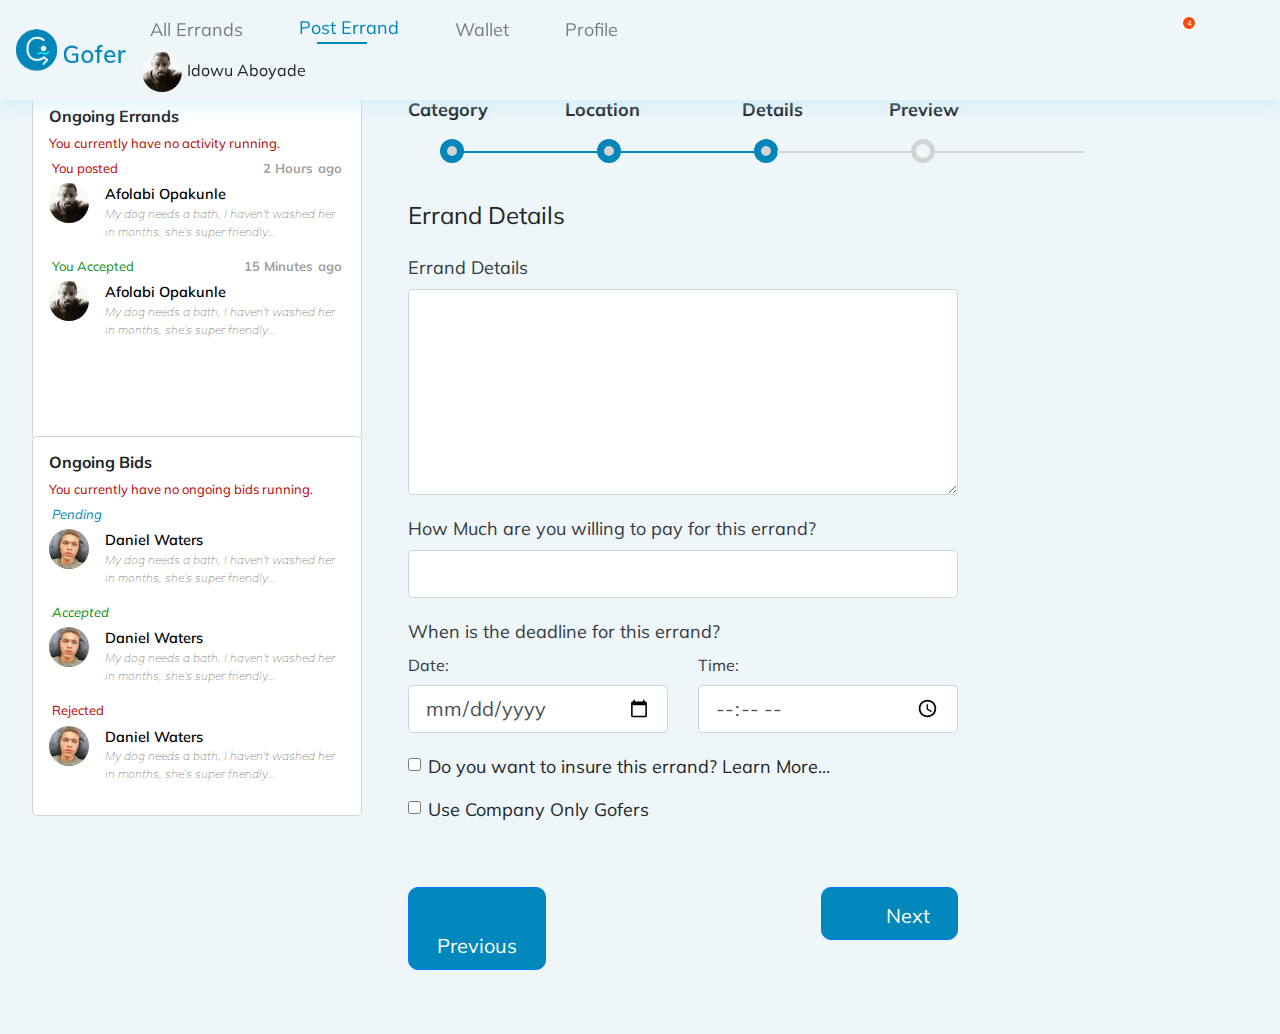
<file: post-errand-details.html>
<!DOCTYPE html>
<html lang="en">

    <head>
        <meta charset="UTF-8">
        <meta name="viewport" content="width=device-width, initial-scale=1.0">
        <link rel="stylesheet" href="./css/bootstrap.css">
        <link rel="stylesheet" href="./css/style.css">
        <link href="https://fonts.googleapis.com/icon?family=Material+Icons" rel="stylesheet">
        <meta http-equiv="X-UA-Compatible" content="ie=edge">
        <title>GOFER</title>
    </head>

    <body>
        <main class="container-fluid errand p-0">
            <header>
                <nav class="navbar navbar-expand-lg navbar-light">
                    <a class="navbar-brand" href="./index.html"><img src="./img/logo-blue.png"
                            style="width:110px; margin-top: -14px;" alt="logo"></a>
                    <button class="navbar-toggler navbar-toggler-right" type="button" data-toggle="collapse"
                        data-target="#navb">
                        <span class="navbar-toggler-icon"></span>
                    </button>

                    <div class="collapse navbar-collapse" id="navb">
                        <ul class="navbar-nav mr-auto">
                        </ul>
                        <form class="form-inline my-2 my-lg-0">
                            <ul class="navbar-nav position-relative">
                                <li class="nav-item">
                                    <a class="nav-link" href="./errands.html">All Errands</a>
                                </li>
                                <li class="nav-item">
                                    <a class="nav-link active" href="#">Post Errand</a>
                                </li>
                                <li class="nav-item">
                                    <a class="nav-link" href="#">Wallet</a>
                                </li>
                                <li class="nav-item">
                                    <a class="nav-link" href="#">Profile</a>
                                </li>
                            </ul>
                            <div class="notification-box">
                                <i class="material-icons md-24">notification_important</i><span
                                    class="notification">4</span>
                            </div>
                            <div class="user-box">
                                <img src="./img/idris.jpg" class="profile-picture" alt="profile-pix"><span>Idowu
                                    Aboyade</span>
                            </div>
                        </form>
                    </div>
                </nav>
                </div>
            </header>
            <div class="errands-main">
                <div class="sidebar">
                    <div class="side-box ongoing-errands p-3">
                        <h6 class="font-weight-bold">Ongoing Errands</h6>
                        <p class="no-activity">You currently have no activity running.</p>
                        <div class="user-card">
                            <div class="divide split">
                                <p class="posted">You posted</p>
                                <p class="time">2 Hours ago</p>
                            </div>
                            <div class="main-card divide">
                                <img class="profile-picture mr-3" src="./img/idris.jpg" alt="profile-picture">
                                <div class="details divide down">
                                    <p class="user-name">
                                        Afolabi Opakunle
                                    </p>
                                    <p class="errand-details">My dog needs a bath, I haven't washed her in months, she's
                                        super friendly...</p>
                                </div>
                            </div>
                        </div>
                        <div class="user-card">
                            <div class="divide split p-0">
                                <p class="you-accepted">You Accepted</p>
                                <p class="time">15 Minutes ago</p>
                            </div>
                            <div class="main-card divide">
                                <img class="profile-picture mr-3" src="./img/idris.jpg" alt="profile-picture">
                                <div class="details divide down">
                                    <p class="user-name">
                                        Afolabi Opakunle
                                    </p>
                                    <p class="errand-details">My dog needs a bath, I haven't washed her in months, she's
                                        super friendly...</p>
                                </div>
                            </div>
                        </div>
                    </div>
                    <div class="side-box ongoing-bids p-3">
                        <h6 class="font-weight-bold">Ongoing Bids</h6>
                        <p class="no-activity">You currently have no ongoing bids running.</p>
                        <div class="user-card">
                            <div class="divide split">
                                <p class="pending">Pending</p>
                            </div>
                            <div class="main-card divide">
                                <img class="profile-picture mr-3" src="./img/dope.jpg" alt="profile-picture">
                                <div class="details divide down">
                                    <p class="user-name">
                                        Daniel Waters
                                    </p>
                                    <p class="errand-details">My dog needs a bath, I haven't washed her in months, she's
                                        super friendly...</p>
                                </div>
                            </div>
                        </div>
                        <div class="user-card">
                            <div class="divide split">
                                <p class="accepted">Accepted</p>
                            </div>
                            <div class="main-card divide">
                                <img class="profile-picture mr-3" src="./img/dope.jpg" alt="profile-picture">
                                <div class="details divide down">
                                    <p class="user-name">
                                        Daniel Waters
                                    </p>
                                    <p class="errand-details">My dog needs a bath, I haven't washed her in months, she's
                                        super friendly...</p>
                                </div>
                            </div>
                        </div>
                        <div class="user-card">
                            <div class="divide split">
                                <p class="rejected">Rejected</p>
                            </div>
                            <div class="main-card divide">
                                <img class="profile-picture mr-3" src="./img/dope.jpg" alt="profile-picture">
                                <div class="details divide down">
                                    <p class="user-name">
                                        Daniel Waters
                                    </p>
                                    <p class="errand-details">My dog needs a bath, I haven't washed her in months, she's
                                        super friendly...</p>
                                </div>
                            </div>
                        </div>
                    </div>
                </div>
                <div class="main-body mt-5">
                    <div class="min-map m-3">
                        <div class="map-progress">
                            <div>
                                <p class="map">Category</p>
                                <p class="circle-filled"></p>
                                <p class="progress-line-filled"></p>
                            </div>
                            <div class="sub-map">
                                <p class="map">Location</p>
                                <p class="circle-filled"></p>
                                <p class="progress-line-filled"></p>
                            </div>
                            <div class="sub-map">
                                <p class="map"> &nbsp; &nbsp; Details</p>
                                <p class="circle-filled"></p>
                                <p class="progress-line"></p>
                            </div>
                            <div class="sub-map">
                                <p class="map">&nbsp; Preview</p>
                                <p class="circle-empty"></p>
                                <p class="progress-line"></p>
                            </div>
                        </div>
                        <div class="row">
                            <div class="col-md-8">
                                <h4 class="bold-title text-left mt-3">
                                    Errand Details </h4>
                                <form>
                                    <div class="form-group">
                                        <label for="" class="label-title text-dark text-left w-auto pt-0 pb-0">Errand
                                            Details</label>
                                        <textarea name="" class="form-control  mb-1" id="" cols="20"
                                            rows="8"></textarea>
                                        <div class="form-group">
                                            <label for="" class="label-title text-dark pt-0 pb-0">How Much are you
                                                willing to pay
                                                for this errand?</label>
                                            <input type="text" class="form-control form-control-lg mb-1 " placeholder=""
                                                name="text1">
                                            <label for="" class="label-title text-dark pt-0 pb-0">When is the
                                                deadline
                                                for this errand?</label>
                                            <div class="row">
                                                <div class="col-md-6">
                                                    <label for="" class="text-dark pt-0 pb-0">Date:</label>
                                                    <input type="date"
                                                        class="form-control form-control-lg mb-1 d-inline-block"
                                                        placeholder="" name="text1">
                                                </div>
                                                <div class="col-md-6">
                                                    <label for="" class="text-dark pt-0 pb-0">Time:</label>
                                                    <input type="time"
                                                        class="form-control form-control-lg mb-1 d-inline-block"
                                                        placeholder="" name="text1">
                                                </div>
                                            </div>
                                            <div class="form-check">
                                                <label class="form-check-label label-title">
                                                    <input type="checkbox" class="form-check-input" value="">Do you want
                                                    to insure this errand? Learn More...
                                                </label>
                                            </div>
                                            <div class="form-check">
                                                <label class="form-check-label label-title">
                                                    <input type="checkbox" class="form-check-input " value="">Use
                                                    Company
                                                    Only Gofers
                                                </label>
                                            </div>
                                        </div>
                                    </div>
                                    <a type="submit" href="./post-errand-location.html"
                                        class="btn d-block w-25 col-xl-10 mt-5 btn-primary btn-lg px-3 float-left"><span
                                            class="spinner-grow"></span> Previous</a>
                                    <a type="submit" href="./errands.html"
                                        class="btn d-block w-25 col-xl-10 mt-5 btn-primary btn-lg float-right px-3"><span
                                            class="spinner-grow"></span> Next</a>
                            </div>
                            </form>
                        </div>
                    </div>
                </div>
            </div>
            </div>
        </main>

    </body>

</html>
</file>
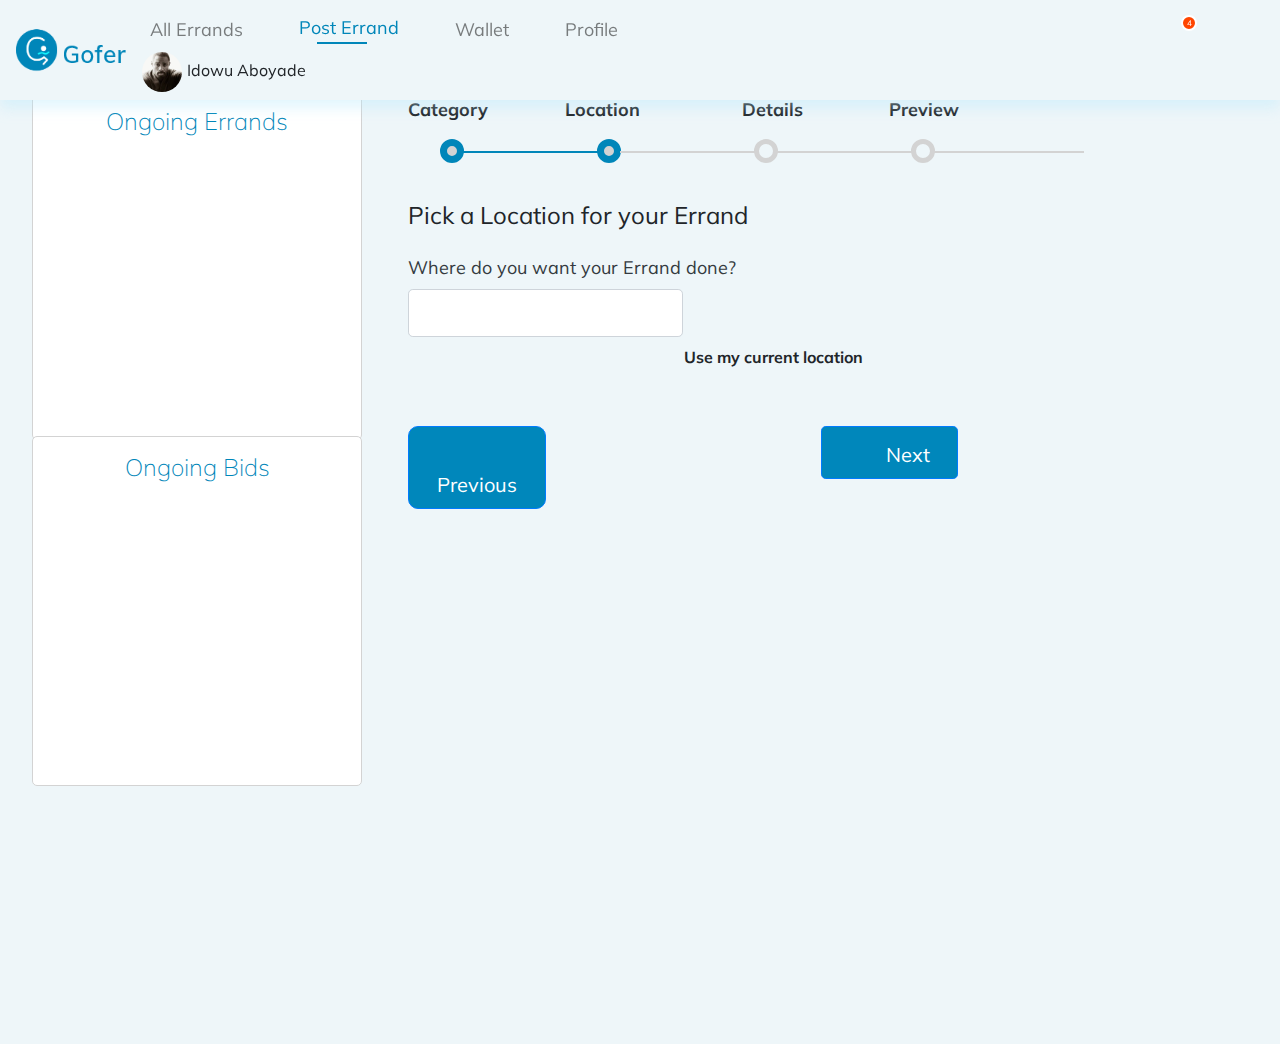
<file: post-errand-location.html>
<!DOCTYPE html>
<html lang="en">

    <head>
        <meta charset="UTF-8">
        <meta name="viewport" content="width=device-width, initial-scale=1.0">
        <link rel="stylesheet" href="./css/bootstrap.css">
        <link rel="stylesheet" href="./css/style.css">
        <link href="https://fonts.googleapis.com/icon?family=Material+Icons" rel="stylesheet">
        <meta http-equiv="X-UA-Compatible" content="ie=edge">
        <title>GOFER</title>
    </head>

    <body>
        <main class="container-fluid errand p-0">
            <header>
                <nav class="navbar navbar-expand-lg navbar-light">
                    <a class="navbar-brand" href="./index.html"><img src="./img/logo-blue.png"
                            style="width:110px; margin-top: -14px;" alt="logo"></a>
                    <button class="navbar-toggler navbar-toggler-right" type="button" data-toggle="collapse"
                        data-target="#navb">
                        <span class="navbar-toggler-icon"></span>
                    </button>

                    <div class="collapse navbar-collapse" id="navb">
                        <ul class="navbar-nav mr-auto">
                        </ul>
                        <form class="form-inline my-2 my-lg-0">
                            <ul class="navbar-nav position-relative">
                                <li class="nav-item">
                                    <a class="nav-link" href="./errands.html">All Errands</a>
                                </li>
                                <li class="nav-item">
                                    <a class="nav-link active" href="#">Post Errand</a>
                                </li>
                                <li class="nav-item">
                                    <a class="nav-link" href="#">Wallet</a>
                                </li>
                                <li class="nav-item">
                                    <a class="nav-link" href="#">Profile</a>
                                </li>
                            </ul>
                            <div class="notification-box">
                                <i class="material-icons md-24">notification_important</i><span
                                    class="notification">4</span>
                            </div>
                            <div class="user-box">
                                <img src="./img/idris.jpg" class="profile-picture" alt="profile-pix"><span>Idowu
                                    Aboyade</span>
                            </div>
                        </form>
                    </div>
                </nav>
                </div>
            </header>
            <div class="errands-main">
                <div class="sidebar">
                    <div class="side-box">
                        <h4 class="bluetext pt-3 text-center font-weight-lighter">Ongoing Errands</h4>
                    </div>
                    <div class="side-box">
                        <h4 class="bluetext pt-3 text-center font-weight-lighter">Ongoing Bids</h4>

                    </div>

                </div>
                <div class="main-body full-height mt-5">
                    <div class="min-map m-3">
                        <div class="map-progress">
                            <div>
                                <p class="map">Category</p>
                                <p class="circle-filled"></p>
                                <p class="progress-line-filled"></p>
                            </div>
                            <div class="sub-map">
                                <p class="map">Location</p>
                                <p class="circle-filled"></p>
                                <p class="progress-line"></p>
                            </div>
                            <div class="sub-map">
                                <p class="map"> &nbsp; &nbsp; Details</p>
                                <p class="circle-empty"></p>
                                <p class="progress-line"></p>
                            </div>
                            <div class="sub-map">
                                <p class="map">&nbsp; Preview</p>
                                <p class="circle-empty"></p>
                                <p class="progress-line"></p>
                            </div>
                        </div>
                        <h4 class="bold-title text-left mt-3">
                            Pick a Location for your Errand
                        </h4>
                        <div class="row">
                            <div class="col-md-8">
                                <form>
                                    <div class="form-group">
                                        <label for="" class="label-title text-dark pt-0 pb-0">Where do you want your
                                            Errand done?</label>
                                        <input type="text" class="form-control form-control-lg mb-1 w-50" placeholder=""
                                            name="text1">
                                        <p class="font-weight-bold m-2 "><i class="material-icons">
                                                trip_origin
                                            </i> Use my current location</p>
                                        <a type="submit" href="./post-errand.html"
                                            class="btn d-block w-25 col-xl-10 mt-5 btn-primary btn-lg px-3 float-left"><span
                                                class="spinner-grow"></span> Previous</a>
                                        <a type="submit" href="./post-errand-details.html"
                                            class="btn d-block w-25 col-xl-10 mt-5 btn-primary rounded-lg btn-lg float-right px-3"><span
                                                class="spinner-grow"></span> Next</a>
                                    </div>
                                </form>
                            </div>
                        </div>
                    </div>
                </div>
            </div>
        </main>
    </body>

</html>
</file>
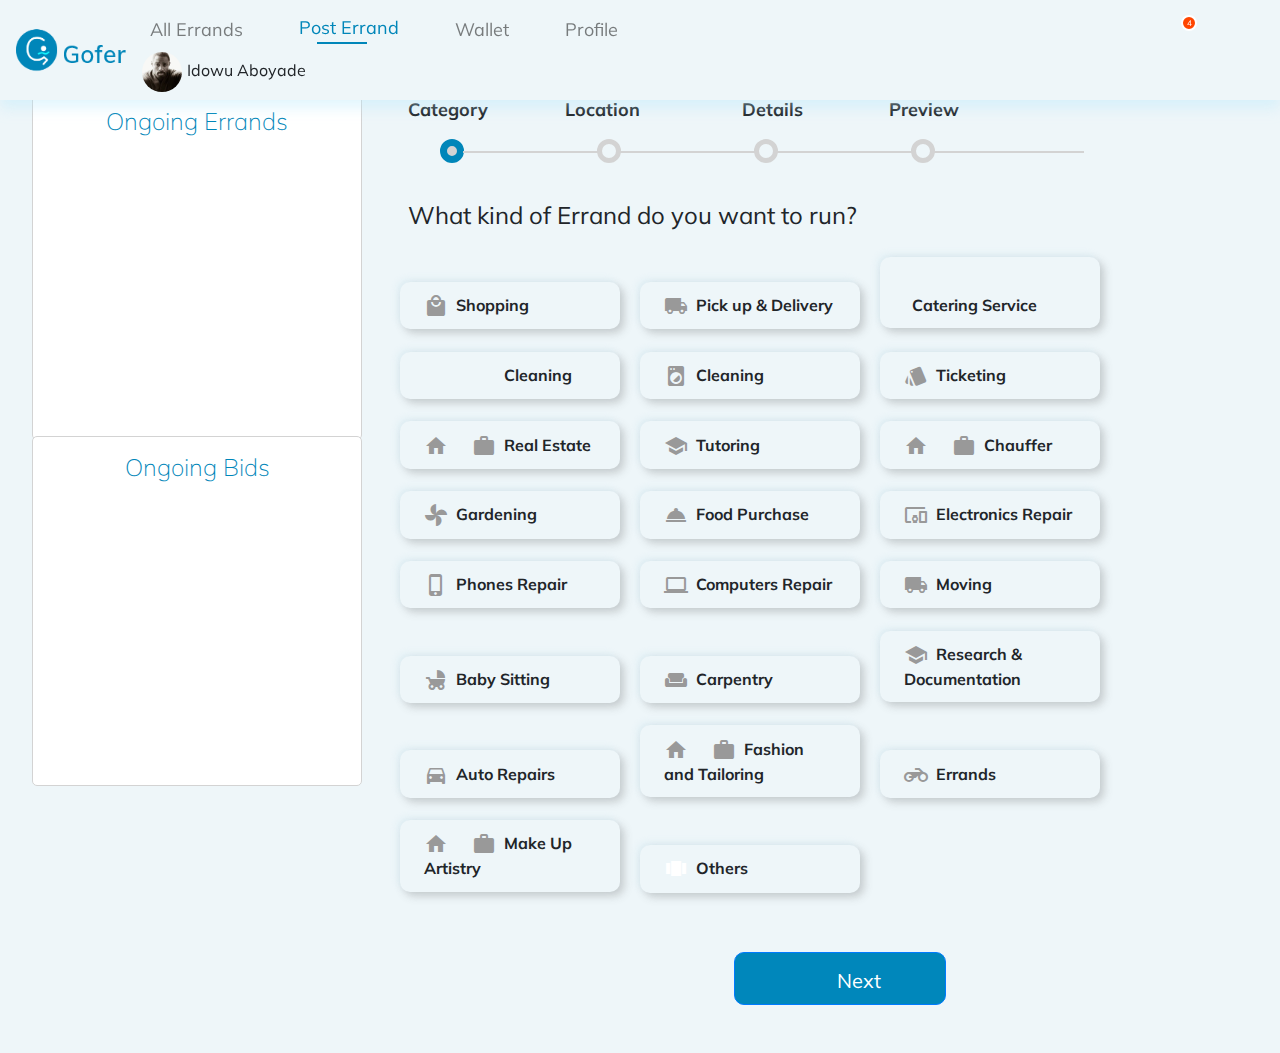
<file: post-errand.html>
<!DOCTYPE html>
<html lang="en">

    <head>
        <meta charset="UTF-8">
        <meta name="viewport" content="width=device-width, initial-scale=1.0">
        <link rel="stylesheet" href="./css/bootstrap.css">
        <link rel="stylesheet" href="./css/style.css">
        <link href="https://fonts.googleapis.com/icon?family=Material+Icons" rel="stylesheet">
        <meta http-equiv="X-UA-Compatible" content="ie=edge">
        <title>GOFER</title>
    </head>

    <body>
        <main class="container-fluid errand p-0">
            <header>
                <nav class="navbar navbar-expand-lg navbar-light">
                    <a class="navbar-brand" href="./index.html"><img src="./img/logo-blue.png"
                            style="width:110px; margin-top: -14px;" alt="logo"></a>
                    <button class="navbar-toggler navbar-toggler-right" type="button" data-toggle="collapse"
                        data-target="#navb">
                        <span class="navbar-toggler-icon"></span>
                    </button>

                    <div class="collapse navbar-collapse" id="navb">
                        <ul class="navbar-nav mr-auto">
                        </ul>
                        <form class="form-inline my-2 my-lg-0">
                            <ul class="navbar-nav position-relative">
                                <li class="nav-item">
                                    <a class="nav-link" href="./errands.html">All Errands</a>
                                </li>
                                <li class="nav-item">
                                    <a class="nav-link active" href="#">Post Errand</a>
                                </li>
                                <li class="nav-item">
                                    <a class="nav-link" href="#">Wallet</a>
                                </li>
                                <li class="nav-item">
                                    <a class="nav-link" href="#">Profile</a>
                                </li>
                            </ul>
                            <div class="notification-box">
                                <i class="material-icons md-24">notification_important</i><span
                                    class="notification">4</span>
                            </div>
                            <div class="user-box">
                                <img src="./img/idris.jpg" class="profile-picture" alt="profile-pix"><span>Idowu
                                    Aboyade</span>
                            </div>
                        </form>
                    </div>
                </nav>
                </div>
            </header>
            <div class="errands-main">
                <div class="sidebar">
                    <div class="side-box">
                        <h4 class="bluetext pt-3 text-center font-weight-lighter">Ongoing Errands</h4>
                    </div>
                    <div class="side-box">
                        <h4 class="bluetext pt-3 text-center font-weight-lighter">Ongoing Bids</h4>

                    </div>

                </div>
                <div class="main-body mt-5">
                    <div class="min-map">
                        <div class="map-progress">
                            <div>
                                <p class="map">Category</p>
                                <p class="circle-filled"></p>
                                <p class="progress-line"></p>
                            </div>
                            <div class="sub-map">
                                <p class="map">Location</p>
                                <p class="circle-empty"></p>
                                <p class="progress-line"></p>
                            </div>
                            <div class="sub-map">
                                <p class="map"> &nbsp; &nbsp; Details</p>
                                <p class="circle-empty"></p>
                                <p class="progress-line"></p>
                            </div>
                            <div class="sub-map">
                                <p class="map">&nbsp; Preview</p>
                                <p class="circle-empty"></p>
                                <p class="progress-line"></p>
                            </div>
                        </div>
                        <h4 class="bold-title text-left mt-3">
                            What kind of Errand do you want to run?
                        </h4>
                    </div>
                    <div class="card-items">
                        <p class="card-item"><i class="material-icons md-24">local_mall</i>&nbsp; Shopping
                        </p>
                        <p class="card-item"><i class="material-icons md-24">local_shipping</i>&nbsp; Pick
                            up &
                            Delivery</p>
                        <p class="card-item"><i class="material-icons md-24">fastfood</i>&nbsp; Catering
                            Service</p>
                        <p class="card-item"><i class="material-icons md-24">eco</i>&nbsp; Cleaning</p>
                        <p class="card-item"><i class="material-icons md-24">local_laundry_service</i>&nbsp;
                            Cleaning</p>
                        <p class="card-item"><i class="material-icons md-24">style</i>&nbsp; Ticketing</p>
                        <p class="card-item"><i class="material-icons md-24">home_work</i>&nbsp; Real Estate
                        </p>
                        <p class="card-item"><i class="material-icons md-24">school</i>&nbsp; Tutoring</p>
                        <p class="card-item"><i class="material-icons md-24">home_work</i>&nbsp; Chauffer
                        </p>
                        <p class="card-item"><i class="material-icons md-24">toys</i>&nbsp; Gardening
                        </p>
                        <p class="card-item"><i class="material-icons md-24">room_service</i>&nbsp; Food
                            Purchase</p>
                        <p class="card-item"><i class="material-icons md-24">devices_other</i>&nbsp;
                            Electronics
                            Repair</p>
                        <p class="card-item"><i class="material-icons md-24">phone_iphone</i>&nbsp; Phones
                            Repair</p>
                        <p class="card-item"><i class="material-icons md-24">laptop</i>&nbsp; Computers
                            Repair</p>
                        <p class="card-item"><i class="material-icons md-24">local_shipping</i>&nbsp; Moving
                        </p>
                        <p class="card-item"><i class="material-icons md-24">child_friendly</i>&nbsp; Baby
                            Sitting</p>
                        <p class="card-item"><i class="material-icons md-24">weekend</i>&nbsp; Carpentry
                        </p>
                        <p class="card-item"><i class="material-icons md-24">school</i>&nbsp; Research &
                            Documentation</p>
                        <p class="card-item"><i class="material-icons md-24">directions_car</i>&nbsp; Auto
                            Repairs</p>
                        <p class="card-item"><i class="material-icons md-24">home_work</i>&nbsp; Fashion and
                            Tailoring</p>
                        <p class="card-item"><i class="material-icons md-24">motorcycle</i>&nbsp; Errands
                        </p>
                        <p class="card-item"><i class="material-icons md-24">home_work</i>&nbsp; Make Up
                            Artistry</p>
                        <p class="card-item"><i class="material-icons md-24 text-white">view_carousel</i>&nbsp; Others
                        </p>
                        <form class="pl-4" action="./post-errand-location.html">

                            <button type="submit" class="btn d-block mx-auto mt-5 btn-primary btn-lg w-25 px-3"><span
                                    class="spinner-grow"></span>
                                Next</button>
                        </form>
                    </div>

                </div>
            </div>
        </main>

    </body>

</html>
</file>
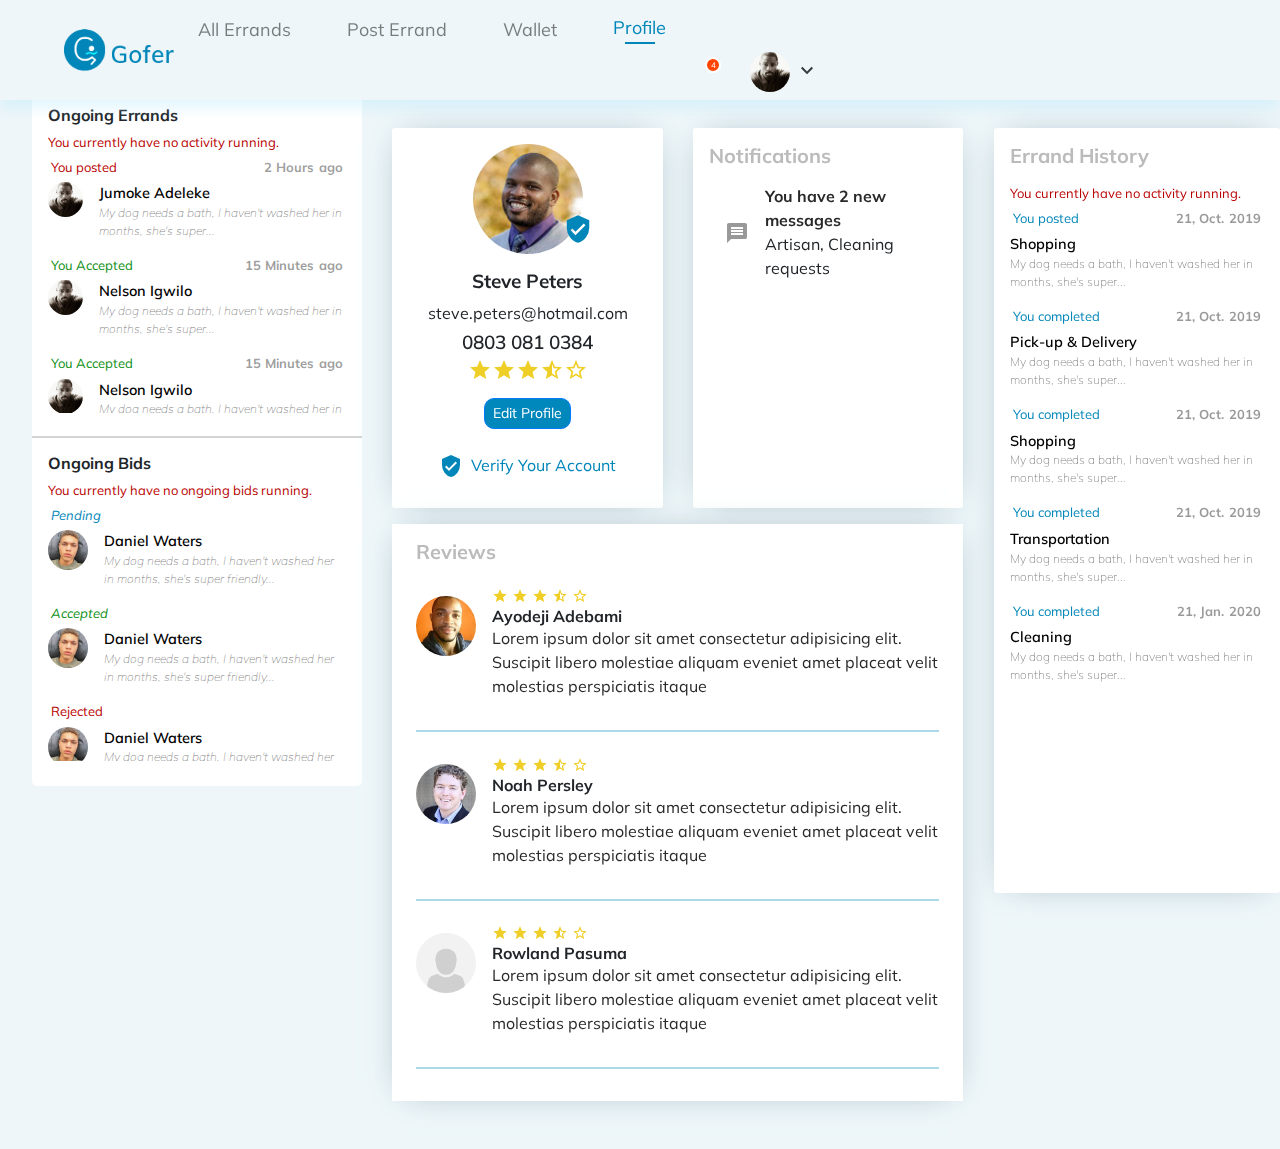
<file: profile.html>
<!DOCTYPE html>
<html lang="en">

    <head>
        <meta charset="UTF-8">
        <meta name="viewport" content="width=device-width, initial-scale=1.0">
        <link rel="stylesheet" href="./css/bootstrap.css">
        <link rel="stylesheet" href="./css/style.css">
        <link rel="stylesheet" href="./css/profile.css">
        <link href="https://fonts.googleapis.com/icon?family=Material+Icons" rel="stylesheet">
        <meta http-equiv="X-UA-Compatible" content="ie=edge">
        <title>Gofer</title>
    </head>

    <body>
        <main class="container-fluid errand p-0">
            <header>
                <nav class="navbar navbar-expand-lg navbar-light">
                    <a class="navbar-brand ml-5" href="./index.html"><img src="./img/logo-blue.png"
                            style="width:110px; margin-top: -14px;" alt="logo"></a>
                    <button class="navbar-toggler navbar-toggler-right" type="button" data-toggle="collapse"
                        data-target="#navb">
                        <span class="navbar-toggler-icon"></span>
                    </button>

                    <div class="collapse navbar-collapse" id="navb">
                        <ul class="navbar-nav mr-auto">
                        </ul>
                        <form class="form-inline my-2 my-lg-0">
                            <ul class="navbar-nav position-relative">
                                <li class="nav-item">
                                    <a class="nav-link" id="all-errands" href="./errands.html">All Errands</a>
                                </li>
                                <li class="nav-item">
                                    <a class="nav-link" id="post-errand" href="./post-errand.html">Post Errand</a>
                                </li>
                                <li class="nav-item">
                                    <a class="nav-link" href="./wallet.html">Wallet</a>
                                </li>
                                <li class="nav-item">
                                    <a class="nav-link active profile" href="#">Profile</a>
                                </li>
                            </ul>
                            <div class="notification-box">
                                <i class="material-icons md-24">notification_important</i><span
                                    class="notification">4</span>
                            </div>
                            <div class="user-box">
                                <img src="./img/idris.jpg" class="profile-picture" alt="profile-pix"><span><i
                                        class="material-icons md-24 text-dark  ">keyboard_arrow_down</i></span>
                            </div>
                        </form>
                    </div>
                </nav>
                </div>
            </header>
            <div class="errands-main">
                <div class="sidebar">
                    <div class="side-box top ongoing-errands p-3 position-relative">
                        <h6 class="font-weight-bold "> Ongoing Errands</h6>
                        <div class="scrollbox dragscroll">
                            <p class="no-activity ">You currently have no activity running.</p>
                            <a href="./view-errand.html" class="view-errand-main">
                                <div class="user-card">
                                    <div class="divide split">
                                        <p class="posted">You posted</p>
                                        <p class="time">2 Hours ago</p>
                                    </div>
                                    <div class="main-card divide">
                                        <img class="profile-picture-inner mr-3" src="./img/idris.jpg"
                                            alt="profile-picture">
                                        <div class="details divide down">
                                            <p class="user-name">
                                                Jumoke Adeleke
                                            </p>
                                            <p class="errand-details">My dog needs a bath, I haven't washed her in
                                                months,
                                                she's
                                                super...</p>
                                        </div>
                                    </div>
                                </div>
                            </a>
                            <a href="./view-errand.html" class="view-errand-main">
                                <div class="user-card">
                                    <div class="divide split p-0">
                                        <p class="you-accepted">You Accepted</p>
                                        <p class="time">15 Minutes ago</p>
                                    </div>
                                    <div class="main-card divide">
                                        <img class="profile-picture-inner mr-3" src="./img/idris.jpg"
                                            alt="profile-picture">
                                        <div class="details divide down">
                                            <p class="user-name">
                                                Nelson Igwilo
                                            </p>
                                            <p class="errand-details">My dog needs a bath, I haven't washed her in
                                                months,
                                                she's
                                                super...</p>
                                        </div>
                                    </div>
                                </div>
                            </a>
                            <a href="./view-errand.html" class="view-errand-main">
                                <div class="user-card">
                                    <div class="divide split p-0">
                                        <p class="you-accepted">You Accepted</p>
                                        <p class="time">15 Minutes ago</p>
                                    </div>
                                    <div class="main-card divide">
                                        <img class="profile-picture-inner mr-3" src="./img/idris.jpg"
                                            alt="profile-picture">
                                        <div class="details divide down">
                                            <p class="user-name">
                                                Nelson Igwilo
                                            </p>
                                            <p class="errand-details">My dog needs a bath, I haven't washed her in
                                                months,
                                                she's
                                                super...</p>
                                        </div>
                                    </div>
                                </div>
                            </a>
                            <a href="./view-errand.html" class="view-errand-main">
                                <div class="user-card">
                                    <div class="divide split p-0">
                                        <p class="you-accepted">You Accepted</p>
                                        <p class="time">15 Minutes ago</p>
                                    </div>
                                    <div class="main-card divide">
                                        <img class="profile-picture-inner mr-3" src="./img/idris.jpg"
                                            alt="profile-picture">
                                        <div class="details divide down">
                                            <p class="user-name">
                                                Nelson Igwilo
                                            </p>
                                            <p class="errand-details">My dog needs a bath, I haven't washed her in
                                                months,
                                                she's
                                                super...</p>
                                        </div>
                                    </div>
                                </div>
                            </a>
                        </div>
                    </div>
                    <div class="side-box bottom ongoing-bids p-3">
                        <h6 class="font-weight-bold">Ongoing Bids</h6>
                        <div class="scrollbox dragscroll">
                            <p class="no-activity">You currently have no ongoing bids running.</p>
                            <a href="./view-errand.html" class="view-errand-main">
                                <div class="user-card">
                                    <div class="divide split">
                                        <p class="pending">Pending</p>
                                    </div>
                                    <div class="main-card divide">
                                        <img class="profile-picture mr-3" src="./img/dope.jpg" alt="profile-picture">
                                        <div class="details divide down">
                                            <p class="user-name">
                                                Daniel Waters
                                            </p>
                                            <p class="errand-details">My dog needs a bath, I haven't washed her in
                                                months,
                                                she's
                                                super friendly...</p>
                                        </div>
                                    </div>
                                </div>
                            </a>
                            <a href="./view-errand.html" class="view-errand-main">
                                <div class="user-card">
                                    <div class="divide split">
                                        <p class="accepted">Accepted</p>
                                    </div>
                                    <div class="main-card divide">
                                        <img class="profile-picture mr-3" src="./img/dope.jpg" alt="profile-picture">
                                        <div class="details divide down">
                                            <p class="user-name">
                                                Daniel Waters
                                            </p>
                                            <p class="errand-details">My dog needs a bath, I haven't washed her in
                                                months,
                                                she's
                                                super friendly...</p>
                                        </div>
                                    </div>
                                </div>
                            </a>
                            <div class="user-card">
                                <div class="divide split">
                                    <p class="rejected">Rejected</p>
                                </div>
                                <div class="main-card divide">
                                    <img class="profile-picture mr-3" src="./img/dope.jpg" alt="profile-picture">
                                    <div class="details divide down">
                                        <p class="user-name">
                                            Daniel Waters
                                        </p>
                                        <p class="errand-details">My dog needs a bath, I haven't washed her in months,
                                            she's
                                            super friendly...</p>
                                    </div>
                                </div>
                            </div>
                        </div>
                    </div>
                </div>
                <div class="main-body errand">
                    <div class="profile-page">
                        <div class="row">
                            <div class="col-md-8">
                                <div class="row">
                                    <div class="col-md-6">
                                        <div class="user-profile-card text-center">
                                            <div class="user-picture">
                                                <div class="pix-wrapper">
                                                    <img class="dash-profile" src="./img/fine.jpg" alt="">
                                                    <i class="material-icons verified-logo mr-2">verified_user</i></div>
                                            </div>
                                            <h6 class="dash-name">Steve Peters</h6>
                                            <p class="dash-email">steve.peters@hotmail.com</p>
                                            <p class="dash-number">0803 081 0384</p>
                                            <div class="dash-stars">
                                                <i class="material-icons">star</i>
                                                <i class="material-icons">star</i>
                                                <i class="material-icons">star</i>
                                                <i class="material-icons">star_half</i>
                                                <i class="material-icons">star_border</i>
                                            </div>
                                            <a href="#" id="edit" class="btn btn-sm edit-btn btn-primary mt-3">Edit
                                                Profile</a>
                                            <a href="#" id="verify">
                                                <p class="verify-account mt-4"><i
                                                        class="material-icons mr-2">verified_user</i>Verify
                                                    Your Account</p>
                                            </a>
                                        </div>
                                    </div>
                                    <div class="col-md-6">
                                        <div class="user-profile-card">
                                            <h5 class="dash-titles">Notifications</h5>
                                            <div class="scrollbox profile-page dragscroll">
                                                <div class="notifications divide">
                                                    <div class="icon-type mr-3"><i class="material-icons">message</i>
                                                    </div>
                                                    <div>
                                                        <div class="errand-status font-weight-bold">You have
                                                            <span>2</span>
                                                            new
                                                            messages</div>
                                                        <div class="errand-summary">Artisan, Cleaning requests</div>
                                                    </div>
                                                </div>
                                                <div class="notifications divide">
                                                    <div class="icon-type mr-3"><i
                                                            class="material-icons">where_to_vote</i>
                                                    </div>
                                                    <div>
                                                        <div class="errand-status font-weight-bold">Errand Completed
                                                        </div>
                                                        <div class="errand-summary">Pick up & Delivery</div>
                                                    </div>
                                                </div>
                                                <div class="notifications divide">
                                                    <div class="icon-type mr-3"><i
                                                            class="material-icons">where_to_vote</i>
                                                    </div>
                                                    <div>
                                                        <div class="errand-status font-weight-bold">Errand Completed
                                                        </div>
                                                        <div class="errand-summary">Pick up & Delivery</div>
                                                    </div>
                                                </div>
                                                <div class="notifications divide">
                                                    <div class="icon-type mr-3"><i
                                                            class="material-icons">where_to_vote</i>
                                                    </div>
                                                    <div>
                                                        <div class="errand-status font-weight-bold">Bid Requested</div>
                                                        <div class="errand-summary">Shopping Bid Accepted</div>
                                                    </div>
                                                </div>
                                                <div class="notifications divide">
                                                    <div class="icon-type mr-3"><i class="material-icons">report_off</i>
                                                    </div>
                                                    <div>
                                                        <div class="errand-status font-weight-bold">Ongoing Errand</div>
                                                        <div class="errand-summary">Shopping Terminated</div>
                                                    </div>
                                                </div>
                                                <div class="notifications divide">
                                                    <div class="icon-type mr-3"><i
                                                            class="material-icons">where_to_vote</i>
                                                    </div>
                                                    <div>
                                                        <div class="errand-status font-weight-bold">Bid Requested</div>
                                                        <div class="errand-summary">Shopping Bid Accepted</div>
                                                    </div>
                                                </div>
                                            </div>
                                        </div>
                                    </div>
                                </div>
                                <div class="row">
                                    <div class="col-md-12">
                                        <div class="user-review">
                                            <h5 class="dash-titles">Reviews</h5>
                                            <ul class="m-0 p-0">
                                                <li class="review-list">
                                                    <img class="reviewers-pix" src="./img/lib.jpg" alt="">
                                                    <div>
                                                        <div class="dash-stars reviews">
                                                            <i class="material-icons">star</i>
                                                            <i class="material-icons">star</i>
                                                            <i class="material-icons">star</i>
                                                            <i class="material-icons">star_half</i>
                                                            <i class="material-icons">star_border</i>
                                                        </div>
                                                        <h6 class="reviewer-name">Ayodeji Adebami</h6>
                                                        <p class="review-comment">Lorem ipsum dolor sit amet consectetur
                                                            adipisicing elit. Suscipit
                                                            libero molestiae aliquam eveniet amet placeat velit
                                                            molestias
                                                            perspiciatis itaque</p>
                                                    </div>
                                                </li>
                                                <li class="review-list">
                                                    <img class="reviewers-pix" src="./img/waed.jpg" alt="">
                                                    <div>
                                                        <div class="dash-stars reviews">
                                                            <i class="material-icons">star</i>
                                                            <i class="material-icons">star</i>
                                                            <i class="material-icons">star</i>
                                                            <i class="material-icons">star_half</i>
                                                            <i class="material-icons">star_border</i>
                                                        </div>
                                                        <h6 class="reviewer-name">Noah Persley</h6>
                                                        <p class="review-comment">Lorem ipsum dolor sit amet consectetur
                                                            adipisicing elit. Suscipit
                                                            libero molestiae aliquam eveniet amet placeat velit
                                                            molestias
                                                            perspiciatis itaque</p>
                                                    </div>
                                                </li>
                                                <li class="review-list">
                                                    <img class="reviewers-pix" src="./img/user-avatar-placeholder.png"
                                                        alt="">
                                                    <div>
                                                        <div class="dash-stars reviews">
                                                            <i class="material-icons">star</i>
                                                            <i class="material-icons">star</i>
                                                            <i class="material-icons">star</i>
                                                            <i class="material-icons">star_half</i>
                                                            <i class="material-icons">star_border</i>
                                                        </div>
                                                        <h6 class="reviewer-name">Rowland Pasuma</h6>
                                                        <p class="review-comment">Lorem ipsum dolor sit amet consectetur
                                                            adipisicing elit. Suscipit
                                                            libero molestiae aliquam eveniet amet placeat velit
                                                            molestias
                                                            perspiciatis itaque</p>
                                                    </div>
                                                </li>
                                            </ul>
                                        </div>
                                    </div>
                                </div>
                            </div>
                            <div class="col-md-4 p-3 mt-n3 float-right">
                                <div class="user-profile-card post-history">
                                    <h5 class="dash-titles">Errand History</h5>
                                    <p class="no-activity">You currently have no activity running.</p>
                                    <a href="./my-posted-errand.html">
                                        <div class="user-card errand-history">
                                            <div class="divide split">
                                                <p class="posted">You posted</p>
                                                <p class="time">21, Oct. 2019</p>
                                            </div>
                                            <div class="main-card divide">
                                                <div class="details divide down">
                                                    <p class="user-name">
                                                        Shopping
                                                    </p>
                                                    <p class="errand-details">My dog needs a bath, I haven't washed her
                                                        in
                                                        months,
                                                        she's
                                                        super...</p>
                                                </div>
                                            </div>
                                        </div>
                                    </a>
                                    <a href="./my-posted-errand.html">
                                        <div class="user-card errand-history">
                                            <div class="divide split">
                                                <p class="posted">You completed</p>
                                                <p class="time">21, Oct. 2019</p>
                                            </div>
                                            <div class="main-card divide">
                                                <div class="details divide down">
                                                    <p class="errand-type">
                                                        Pick-up & Delivery
                                                    </p>
                                                    <p class="errand-details">My dog needs a bath, I haven't washed her
                                                        in
                                                        months,
                                                        she's
                                                        super...</p>
                                                </div>
                                            </div>
                                        </div>
                                    </a>
                                    <a href="./my-posted-errand.html">
                                        <div class="user-card errand-history">
                                            <div class="divide split">
                                                <p class="posted">You completed</p>
                                                <p class="time">21, Oct. 2019</p>
                                            </div>
                                            <div class="main-card divide">
                                                <div class="details divide down">
                                                    <p class="user-name">
                                                        Shopping
                                                    </p>
                                                    <p class="errand-details">My dog needs a bath, I haven't washed her
                                                        in
                                                        months,
                                                        she's
                                                        super...</p>
                                                </div>
                                            </div>
                                        </div>
                                    </a>
                                    <a href="./my-posted-errand.html">
                                        <div class="user-card errand-history">
                                            <div class="divide split">
                                                <p class="posted">You completed</p>
                                                <p class="time">21, Oct. 2019</p>
                                            </div>
                                            <div class="main-card divide">
                                                <div class="details divide down">
                                                    <p class="user-name">
                                                        Transportation
                                                    </p>
                                                    <p class="errand-details">My dog needs a bath, I haven't washed her
                                                        in
                                                        months,
                                                        she's
                                                        super...</p>
                                                </div>
                                            </div>
                                        </div>
                                    </a>
                                    <a href="./my-posted-errand.html">
                                        <div class="user-card errand-history">
                                            <div class="divide split">
                                                <p class="posted">You completed</p>
                                                <p class="time">21, Jan. 2020</p>
                                            </div>
                                            <div class="main-card divide">
                                                <div class="details divide down">
                                                    <p class="user-name">
                                                        Cleaning
                                                    </p>
                                                    <p class="errand-details">My dog needs a bath, I haven't washed her
                                                        in
                                                        months,
                                                        she's
                                                        super...</p>
                                                </div>
                                            </div>
                                        </div>
                                    </a>
                                </div>
                            </div>
                        </div>
                    </div>
                </div>
            </div>
        </main>
        <div class="modal fade" id="myModal3" role="dialog">
            <div class="modal-dialog bid-request">

                <!-- Modal content-->
                <div class="modal-content">
                    <div class="modal-header">
                        <button type="button" class="close shadow-sm" data-dismiss="modal">&times;</button>
                    </div>
                    <div>
                        <p class="bluetext text-center"><i class="material-icons bluetext mr-2">verified_user</i>Verify
                            Account</p>
                    </div>
                    <div class="verify-msg text-center p-4">
                        <p>Hello Steve Peters. To verify your account, we need to confirm your details, fill in
                            necessary information to confirm your account</p>

                        <p>Enter the 4-digit code sent to your email</p>
                        <p>steven.peters@gmail.com</p>
                        <input type="text" class="form-control form-control-lg w-75 d-inline text-center"
                            placeholder="4-Digit Code" name="text1">
                        <div class="mt-3">
                            <a class="btn mt3 btn-lg btn-primary px-5 pointer">Next</a>
                        </div>
                    </div>
                </div>
            </div>
        </div>
        <div class="modal fade" id="myModal4" role="dialog">
            <div class="modal-dialog bid-request">

                <!-- Modal content-->
                <div class="modal-content">
                    <div class="modal-header">
                        <button type="button" class="close shadow-sm" data-dismiss="modal">&times;</button>
                    </div>
                    <div>
                        <p class="bluetext text-center font-weight-bold">Edit Profile</p>
                    </div>
                    <div class="verify-msg text-center p-4">
                        <div class="user-picture">
                            <div class="pix-wrapper">
                                <img class="dash-profile" src="./img/fine.jpg" alt="">
                                <i class="material-icons verified-logo mr-2">edit</i></div>
                        </div>
                        <div class="form-group text-left">
                            <label for="" class="text-dark pt-0 pb-0">Name: </label>
                            <input type="text" class="form-control form-control-lg mb-1" value="Steven Peters"
                                name="text1"><label for="" class="text-dark pt-0 pb-0">Email: </label>
                            <input type="text" class="form-control form-control-lg mb-1" value="steven.peters@gmail.com"
                                name="text1"><label for="" class="text-dark pt-0 pb-0">Phone No: </label>
                            <input type="text" class="form-control form-control-lg mb-1" value="0803 123 4567"
                                name="text1">
                        </div>
                        <div class="mt-3">
                            <a class="btn mt3 btn-lg btn-primary px-5 pointer text-white">Submit</a>
                        </div>
                    </div>
                </div>
            </div>
        </div>
        <script src="./js/jquery-3.4.1.js"></script>
        <script src="./js/bootstrap.min.js"></script>
        <script src="./js/script.js"></script>
        <script>
            $("#verify").click(function () {
                $("#myModal3").modal({ backdrop: "static" });
            });
            $("#edit").click(function () {
                $("#myModal4").modal({ backdrop: "static" });
            });
        </script>
    </body>

</html>
</file>
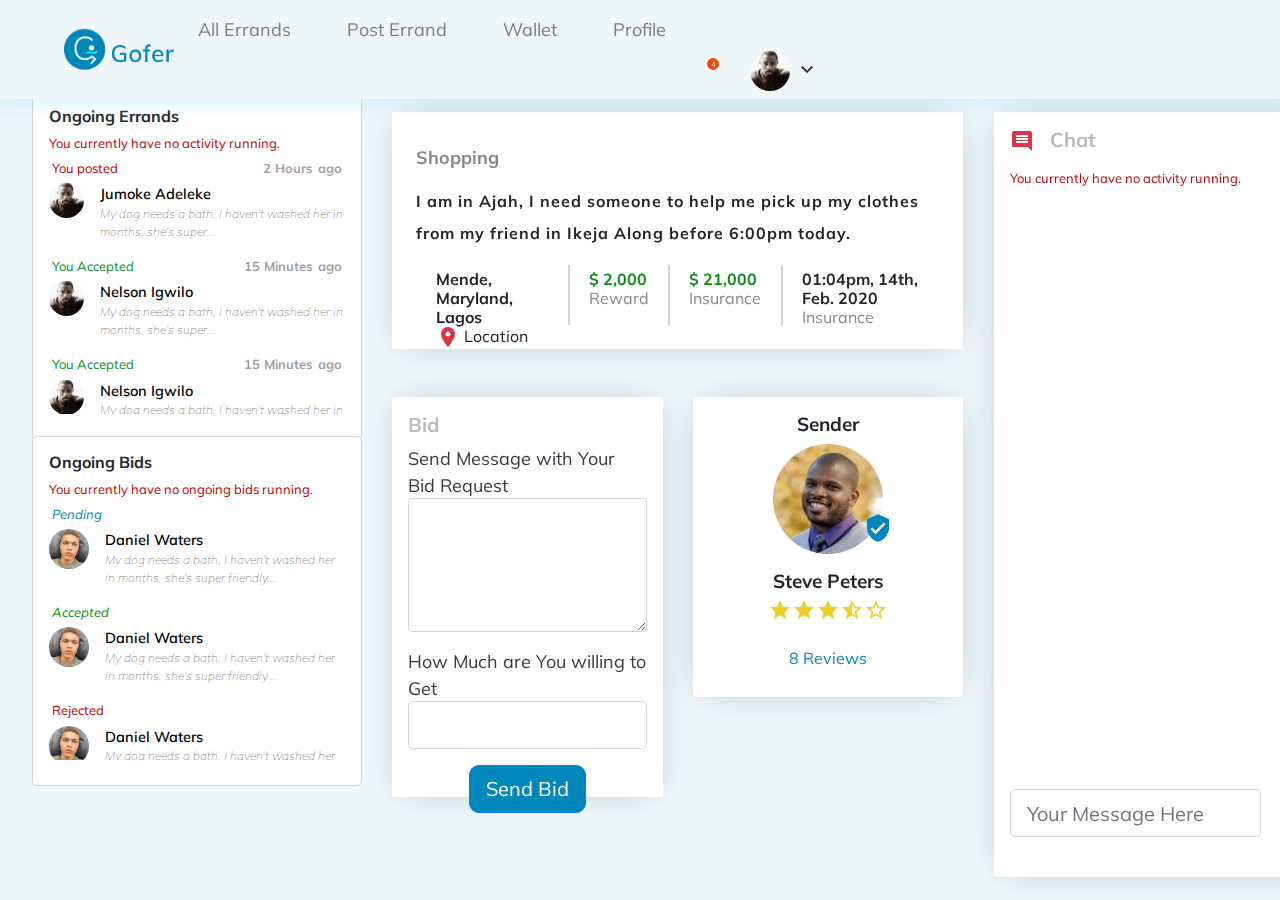
<file: view-errand.html>
<!DOCTYPE html>
<html lang="en">

    <head>
        <meta charset="UTF-8">
        <meta name="viewport" content="width=device-width, initial-scale=1.0">
        <link rel="stylesheet" href="./css/bootstrap.css">
        <link rel="stylesheet" href="./css/style.css">
        <link rel="stylesheet" href="./css/view-errand.css">
        <link href="https://fonts.googleapis.com/icon?family=Material+Icons" rel="stylesheet">
        <meta http-equiv="X-UA-Compatible" content="ie=edge">
        <title>Gofer</title>
    </head>

    <body>
        <main class="container-fluid errand p-0">
            <header>
                <nav class="navbar navbar-expand-lg navbar-light">
                    <a class="navbar-brand ml-5" href="./index.html"><img src="./img/logo-blue.png"
                            style="width:110px; margin-top: -14px;" alt="logo"></a>
                    <button class="navbar-toggler navbar-toggler-right" type="button" data-toggle="collapse"
                        data-target="#navb">
                        <span class="navbar-toggler-icon"></span>
                    </button>

                    <div class="collapse navbar-collapse" id="navb">
                        <ul class="navbar-nav mr-auto">
                        </ul>
                        <form class="form-inline my-2 my-lg-0">
                            <ul class="navbar-nav position-relative">
                                <li class="nav-item">
                                    <a class="nav-link" id="all-errands" href="./errands.html">All Errands</a>
                                </li>
                                <li class="nav-item">
                                    <a class="nav-link" id="post-errand" href="/post-errand.html">Post Errand</a>
                                </li>
                                <li class="nav-item">
                                    <a class="nav-link" href="./wallet.html">Wallet</a>
                                </li>
                                <li class="nav-item">
                                    <a class="nav-link" href="./profile.html">Profile</a>
                                </li>
                            </ul>
                            <div class="notification-box">
                                <i class="material-icons md-24">notification_important</i><span
                                    class="notification">4</span>
                            </div>
                            <div class="user-box">
                                <img src="./img/idris.jpg" class="profile-picture" alt="profile-pix"><span><i
                                        class="material-icons md-24 text-dark  ">keyboard_arrow_down</i></span>
                            </div>
                        </form>
                    </div>
                </nav>

            </header>
            <div class="errands-main errands-list">
                <div class="sidebar">
                    <div class="side-box ongoing-errands p-3 position-relative">
                        <h6 class="font-weight-bold "> Ongoing Errands</h6>
                        <div class="scrollbox dragscroll">
                            <p class="no-activity ">You currently have no activity running.</p>
                            <a href="./view-errand.html" class="view-errand-main">
                                <div class="user-card">
                                    <div class="divide split">
                                        <p class="posted">You posted</p>
                                        <p class="time">2 Hours ago</p>
                                    </div>
                                    <div class="main-card divide">
                                        <img class="profile-picture-inner mr-3" src="./img/idris.jpg"
                                            alt="profile-picture">
                                        <div class="details divide down">
                                            <p class="user-name">
                                                Jumoke Adeleke
                                            </p>
                                            <p class="errand-details">My dog needs a bath, I haven't washed her in
                                                months,
                                                she's
                                                super...</p>
                                        </div>
                                    </div>
                                </div>
                            </a>
                            <a href="./view-errand.html" class="view-errand-main">
                                <div class="user-card">
                                    <div class="divide split p-0">
                                        <p class="you-accepted">You Accepted</p>
                                        <p class="time">15 Minutes ago</p>
                                    </div>
                                    <div class="main-card divide">
                                        <img class="profile-picture-inner mr-3" src="./img/idris.jpg"
                                            alt="profile-picture">
                                        <div class="details divide down">
                                            <p class="user-name">
                                                Nelson Igwilo
                                            </p>
                                            <p class="errand-details">My dog needs a bath, I haven't washed her in
                                                months,
                                                she's
                                                super...</p>
                                        </div>
                                    </div>
                                </div>
                            </a>
                            <a href="./view-errand.html" class="view-errand-main">
                                <div class="user-card">
                                    <div class="divide split p-0">
                                        <p class="you-accepted">You Accepted</p>
                                        <p class="time">15 Minutes ago</p>
                                    </div>
                                    <div class="main-card divide">
                                        <img class="profile-picture-inner mr-3" src="./img/idris.jpg"
                                            alt="profile-picture">
                                        <div class="details divide down">
                                            <p class="user-name">
                                                Nelson Igwilo
                                            </p>
                                            <p class="errand-details">My dog needs a bath, I haven't washed her in
                                                months,
                                                she's
                                                super...</p>
                                        </div>
                                    </div>
                                </div>
                            </a>
                            <a href="./view-errand.html" class="view-errand-main">
                                <div class="user-card">
                                    <div class="divide split p-0">
                                        <p class="you-accepted">You Accepted</p>
                                        <p class="time">15 Minutes ago</p>
                                    </div>
                                    <div class="main-card divide">
                                        <img class="profile-picture-inner mr-3" src="./img/idris.jpg"
                                            alt="profile-picture">
                                        <div class="details divide down">
                                            <p class="user-name">
                                                Nelson Igwilo
                                            </p>
                                            <p class="errand-details">My dog needs a bath, I haven't washed her in
                                                months,
                                                she's
                                                super...</p>
                                        </div>
                                    </div>
                                </div>
                            </a>
                        </div>
                    </div>
                    <div class="side-box ongoing-bids p-3">
                        <h6 class="font-weight-bold">Ongoing Bids</h6>
                        <div class="scrollbox dragscroll">
                            <p class="no-activity">You currently have no ongoing bids running.</p>
                            <a href="./view-errand.html" class="view-errand-main">
                                <div class="user-card">
                                    <div class="divide split">
                                        <p class="pending">Pending</p>
                                    </div>
                                    <div class="main-card divide">
                                        <img class="profile-picture mr-3" src="./img/dope.jpg" alt="profile-picture">
                                        <div class="details divide down">
                                            <p class="user-name">
                                                Daniel Waters
                                            </p>
                                            <p class="errand-details">My dog needs a bath, I haven't washed her in
                                                months,
                                                she's
                                                super friendly...</p>
                                        </div>
                                    </div>
                                </div>
                            </a>
                            <a href="./view-errand.html" class="view-errand-main">
                                <div class="user-card">
                                    <div class="divide split">
                                        <p class="accepted">Accepted</p>
                                    </div>
                                    <div class="main-card divide">
                                        <img class="profile-picture mr-3" src="./img/dope.jpg" alt="profile-picture">
                                        <div class="details divide down">
                                            <p class="user-name">
                                                Daniel Waters
                                            </p>
                                            <p class="errand-details">My dog needs a bath, I haven't washed her in
                                                months,
                                                she's
                                                super friendly...</p>
                                        </div>
                                    </div>
                                </div>
                            </a>
                            <div class="user-card">
                                <div class="divide split">
                                    <p class="rejected">Rejected</p>
                                </div>
                                <div class="main-card divide">
                                    <img class="profile-picture mr-3" src="./img/dope.jpg" alt="profile-picture">
                                    <div class="details divide down">
                                        <p class="user-name">
                                            Daniel Waters
                                        </p>
                                        <p class="errand-details">My dog needs a bath, I haven't washed her in months,
                                            she's
                                            super friendly...</p>
                                    </div>
                                </div>
                            </div>
                        </div>
                    </div>
                </div>
                <div class="main-body errand">
                    <div class="profile-page">

                        <div class="row">
                            <div class="col-md-8">
                                <div class="row">
                                    <div class="col-md-12">
                                        <div class="errand-card">
                                            <h5 class="task-title">Shopping</h5>
                                            <p class="full-details">I am in Ajah, I need someone to help me pick up my
                                                clothes from my friend in Ikeja Along before 6:00pm today.
                                            </p>
                                            <div class="bottom-errands">
                                                <div class="errand-location summary">
                                                    <h6>Mende, Maryland, Lagos</h6>
                                                    <p><i class="material-icons text-danger">
                                                            location_on
                                                        </i> Location</p>
                                                </div>
                                                <div class="summary">
                                                    <h6 class="green-cash">$ 2,000</h6>
                                                    <p class="grey-text">Reward</p>
                                                </div>
                                                <div class="summary">
                                                    <h6 class="green-cash">$ 21,000</h6>
                                                    <p class="grey-text">Insurance</p>
                                                </div>
                                                <div class="summary">
                                                    <h6 class="date">01:04pm, 14th, Feb. 2020</h6>
                                                    <p class="grey-text">Insurance</p>
                                                </div>
                                            </div>
                                        </div>
                                    </div>
                                </div>
                                <div class="row">
                                    <div class="col-lg-6">
                                        <div class="user-profile-card bid-request">
                                            <h5 class="dash-titles mb-n2">Bid</h5>
                                            <label for="" class="label-title text-dark mb-n5">Send Message with Your Bid
                                                Request</label>
                                            <textarea class="form-control" rows="5"></textarea>
                                            <label for="" class="label-title text-dark  mb-n5">How Much are You willing
                                                to
                                                Get</label>
                                            <input type="text" class="form-control form-control-lg pt-3">
                                            <div class="text-center">
                                                <button type="button" class="btn btn-lg btn-primary mt-3"
                                                    id="myBtn3">Send
                                                    Bid</button>
                                            </div>
                                        </div>
                                    </div>
                                    <div class="col-lg-6">
                                        <div class="user-profile-card view-errand text-center">
                                            <h6 class="dash-name">Sender</h6>
                                            <div class="user-picture">
                                                <div class="pix-wrapper">
                                                    <img class="dash-profile" src="./img/fine.jpg" alt="">
                                                    <i class="material-icons verified-logo mr-2">verified_user</i></div>
                                            </div>
                                            <h6 class="dash-name">Steve Peters</h6>
                                            <div class="dash-stars mt-2">
                                                <i class="material-icons">star</i>
                                                <i class="material-icons">star</i>
                                                <i class="material-icons">star</i>
                                                <i class="material-icons">star_half</i>
                                                <i class="material-icons">star_border</i>
                                            </div>
                                            <p class="verify-account mt-4">8 Reviews</p>
                                        </div>
                                    </div>
                                </div>
                            </div>
                            <div class="col-md-4 p-3 mt-n3 float-right">
                                <div class="chat-panel">
                                    <h5 class="dash-titles"><i class="material-icons text-danger mr-3">
                                            comment
                                        </i>Chat</h5>
                                    <p class="no-activity">You currently have no activity running.</p>
                                    <form class="chatbox">
                                        <div class="form-group">

                                            <input type="text" class="form-control form-control-lg w-75 d-inline"
                                                placeholder="Your Message Here" name="text1">
                                            <i
                                                class="material-icons d-inline-block ml-3 bluetext navigation-button">navigation</i>
                                        </div>
                                    </form>
                                </div>
                            </div>
                        </div>
                    </div>
                </div>
            </div>
        </main>
        <div class="modal fade" id="myModal3" role="dialog">
            <div class="modal-dialog bid-request">

                <!-- Modal content-->
                <div class="modal-content">
                    <div class="modal-header bid-request">
                        <button type="button" class="close" data-dismiss="modal">&times;</button>
                    </div>
                    <div class="modal-body text-center">
                        <h4>Your Bid has been sent!</h4>
                        <p>Wait for Sender to Accept</p>
                    </div>
                    <div class="modal-footer bid-request">
                        <button type="button" class="btn btn-lg btn-primary" data-dismiss="modal">Okay</button>
                    </div>
                </div>

            </div>
        </div>
        <script src="./js/jquery-3.4.1.js"></script>
        <script src="./js/bootstrap.min.js"></script>
        <script src="./js/script.js"></script>
        <script>
            $("#myBtn3").click(function () {
                $("#myModal3").modal({ backdrop: "static" });
            });
        </script>
    </body>

</html>
</file>
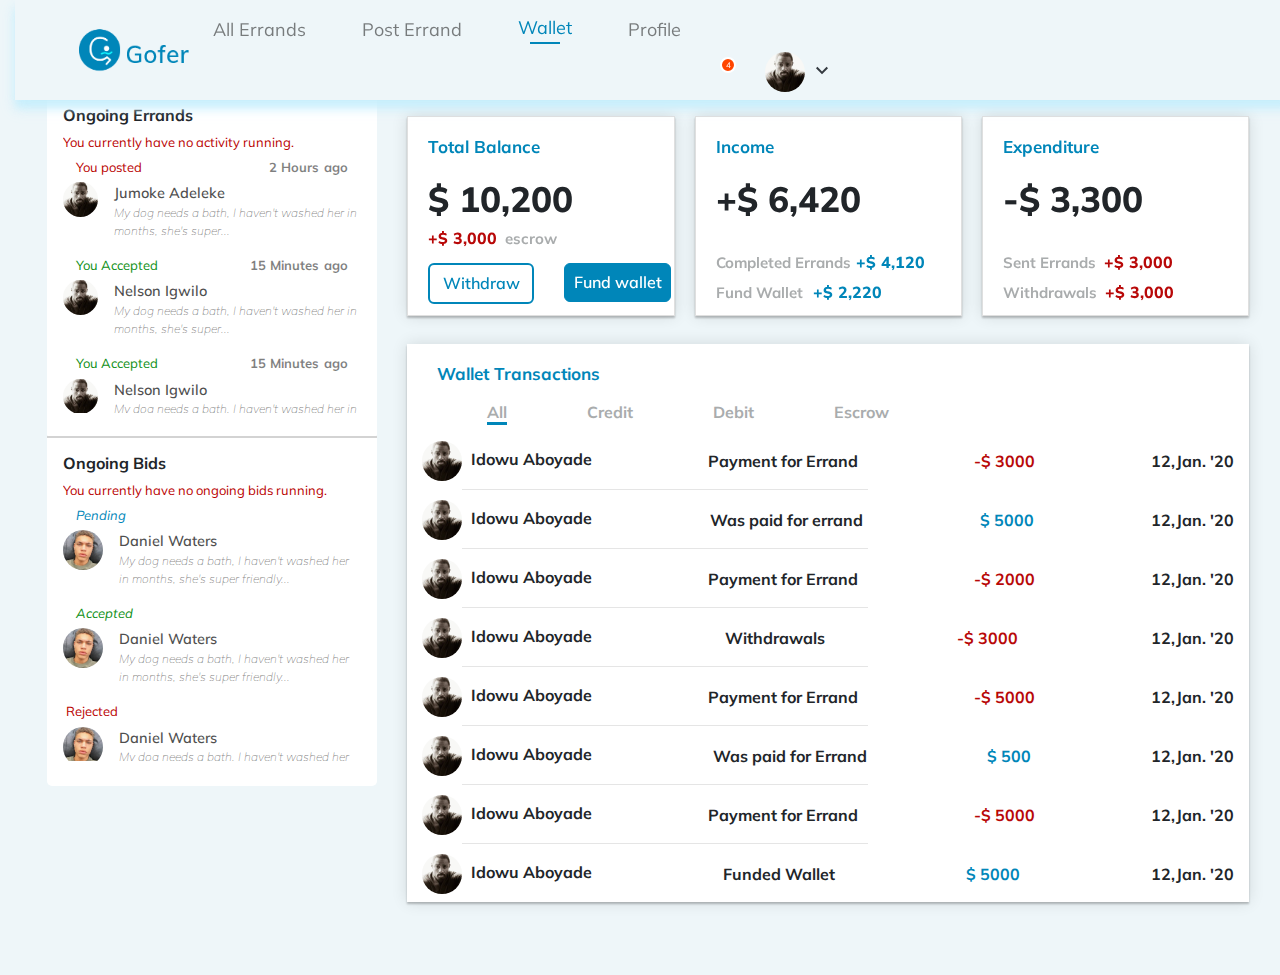
<file: wallet.html>
<!DOCTYPE html>
<html lang="en">

    <head>
        <meta charset="UTF-8">
        <meta name="viewport" content="width=device-width, initial-scale=1.0">
        <link rel="stylesheet" href="./css/bootstrap.css">
        <link rel="stylesheet" href="./css/style.css">
        <link rel="stylesheet" href="./css/profile.css">
        <link rel="stylesheet" href="./css/wallet.css">
        <link href="https://fonts.googleapis.com/icon?family=Material+Icons" rel="stylesheet">
        <meta http-equiv="X-UA-Compatible" content="ie=edge">
        <title>Gofer</title>
    </head>

    <body>

        <main class="container-fluid errand">
            <header>
                <nav class="navbar navbar-expand-lg navbar-light">
                    <a class="navbar-brand ml-5" href="./index.html"><img src="./img/logo-blue.png"
                            style="width:110px; margin-top: -14px;" alt="logo"></a>
                    <button class="navbar-toggler navbar-toggler-right" type="button" data-toggle="collapse"
                        data-target="#navb">
                        <span class="navbar-toggler-icon"></span>
                    </button>

                    <div class="collapse navbar-collapse" id="navb">
                        <ul class="navbar-nav mr-auto">
                        </ul>
                        <form class="form-inline my-2 my-lg-0">
                            <ul class="navbar-nav position-relative">
                                <li class="nav-item">
                                    <a class="nav-link " id="all-errands" href="./errands.html">All Errands</a>
                                </li>
                                <li class="nav-item">
                                    <a class="nav-link" id="post-errand" href="./post-errand.html">Post Errand</a>
                                </li>
                                <li class="nav-item">
                                    <a class="nav-link active wallet" href="./wallet.html">Wallet</a>
                                </li>
                                <li class="nav-item">
                                    <a class="nav-link" href="./profile.html">Profile</a>
                                </li>
                            </ul>
                            <div class="notification-box">
                                <i class="material-icons md-24">notification_important</i><span
                                    class="notification">4</span>
                            </div>
                            <div class="user-box">
                                <img src="./img/idris.jpg" class="profile-picture" alt="profile-pix"><span><i
                                        class="material-icons md-24 text-dark  ">keyboard_arrow_down</i></span>
                            </div>
                        </form>
                    </div>
                </nav>

            </header>

            <div class="errands-main errands-list ">
                <div class="sidebar">
                    <div class="side-box top ongoing-errands p-3 position-relative">
                        <h6 class="font-weight-bold "> Ongoing Errands</h6>
                        <div class="scrollbox dragscroll">
                            <p class="no-activity ">You currently have no activity running.</p>
                            <div class="user-card">
                                <div class="divide split">
                                    <p class="posted">You posted</p>
                                    <p class="time">2 Hours ago</p>
                                </div>
                                <div class="main-card divide">
                                    <img class="profile-picture-inner mr-3" src="./img/idris.jpg" alt="profile-picture">
                                    <div class="details divide down">
                                        <p class="user-name">
                                            Jumoke Adeleke
                                        </p>
                                        <p class="errand-details">My dog needs a bath, I haven't washed her in months,
                                            she's
                                            super...</p>
                                    </div>
                                </div>
                            </div>
                            <div class="user-card">
                                <div class="divide split p-0">
                                    <p class="you-accepted">You Accepted</p>
                                    <p class="time">15 Minutes ago</p>
                                </div>
                                <div class="main-card divide">
                                    <img class="profile-picture-inner mr-3" src="./img/idris.jpg" alt="profile-picture">
                                    <div class="details divide down">
                                        <p class="user-name">
                                            Nelson Igwilo
                                        </p>
                                        <p class="errand-details">My dog needs a bath, I haven't washed her in months,
                                            she's
                                            super...</p>
                                    </div>
                                </div>
                            </div>
                            <div class="user-card">
                                <div class="divide split p-0">
                                    <p class="you-accepted">You Accepted</p>
                                    <p class="time">15 Minutes ago</p>
                                </div>
                                <div class="main-card divide">
                                    <img class="profile-picture-inner mr-3" src="./img/idris.jpg" alt="profile-picture">
                                    <div class="details divide down">
                                        <p class="user-name">
                                            Nelson Igwilo
                                        </p>
                                        <p class="errand-details">My dog needs a bath, I haven't washed her in months,
                                            she's
                                            super...</p>
                                    </div>
                                </div>
                            </div>
                            <div class="user-card">
                                <div class="divide split p-0">
                                    <p class="you-accepted">You Accepted</p>
                                    <p class="time">15 Minutes ago</p>
                                </div>
                                <div class="main-card divide">
                                    <img class="profile-picture-inner mr-3" src="./img/idris.jpg" alt="profile-picture">
                                    <div class="details divide down">
                                        <p class="user-name">
                                            Nelson Igwilo
                                        </p>
                                        <p class="errand-details">My dog needs a bath, I haven't washed her in months,
                                            she's
                                            super...</p>
                                    </div>
                                </div>
                            </div>.
                        </div>
                    </div>
                    <div class="side-box bottom ongoing-bids p-3">
                        <h6 class="font-weight-bold">Ongoing Bids</h6>
                        <div class="scrollbox dragscroll">
                            <p class="no-activity">You currently have no ongoing bids running.</p>
                            <div class="user-card">
                                <div class="divide split">
                                    <p class="pending">Pending</p>
                                </div>
                                <div class="main-card divide">
                                    <img class="profile-picture mr-3" src="./img/dope.jpg" alt="profile-picture">
                                    <div class="details divide down">
                                        <p class="user-name">
                                            Daniel Waters
                                        </p>
                                        <p class="errand-details">My dog needs a bath, I haven't washed her in months,
                                            she's
                                            super friendly...</p>
                                    </div>
                                </div>
                            </div>
                            <div class="user-card">
                                <div class="divide split">
                                    <p class="accepted">Accepted</p>
                                </div>
                                <div class="main-card divide">
                                    <img class="profile-picture mr-3" src="./img/dope.jpg" alt="profile-picture">
                                    <div class="details divide down">
                                        <p class="user-name">
                                            Daniel Waters
                                        </p>
                                        <p class="errand-details">My dog needs a bath, I haven't washed her in months,
                                            she's
                                            super friendly...</p>
                                    </div>
                                </div>
                            </div>
                            <div class="user-card">
                                <div class="divide split">
                                    <p class="rejected">Rejected</p>
                                </div>
                                <div class="main-card divide">
                                    <img class="profile-picture mr-3" src="./img/dope.jpg" alt="profile-picture">
                                    <div class="details divide down">
                                        <p class="user-name">
                                            Daniel Waters
                                        </p>
                                        <p class="errand-details">My dog needs a bath, I haven't washed her in months,
                                            she's
                                            super friendly...</p>
                                    </div>
                                </div>
                            </div>
                        </div>
                    </div>
                </div>
                <div class="main-body wallet">

                    <div class="container errand">
                        <div class="card-columns card-block">
                            <div class="card wallet-card-inner">
                                <div class="card-body">
                                    <h5 class="amount-title">Total Balance</h5>
                                    <p class="amount-text">$ 10,200</p>
                                    <p class="amount-inner text-red">+$
                                        3,000<small class="muted">&nbsp; escrow</small>
                                    </p>
                                </div>
                                <div class="button-wallet">
                                    <a href="#"> <button class="btn-submit-requests" type="">
                                            Withdraw
                                        </button></a>
                                    <a href="#"> <button class="btn-reset" type="">Fund wallet</button></a>
                                </div>
                            </div>

                            <div class="card wallet-card-inner">
                                <div class="card-body">
                                    <h5 class="amount-title">Income</h5>
                                    <p class="amount-text mb-4">+$ 6,420</p>
                                    <p class="amount-inner text-blue" style="margin-bottom: 05px;"><small
                                            class="muted">Completed Errands</small>&nbsp;+$ 4,120</p>
                                    <p class="amount-inner text-blue"><small class="muted">Fund Wallet</small> &nbsp;+$
                                        2,220</p>
                                </div>
                            </div>

                            <div class="card">
                                <div class="card-body">
                                    <h5 class="amount-title">Expenditure</h5>
                                    <p class="amount-text mb-4">-$&nbsp;3,300</p>
                                    <p class="amount-inner text-red" style="margin-bottom: 05px;"><small
                                            class="muted">Sent
                                            Errands &nbsp;</small>+$ 3,000</p>
                                    <p class="amount-inner text-red"><small class="muted">Withdrawals
                                            &nbsp;</small>+$ 3,000
                                    </p>
                                </div>
                            </div>
                        </div>

                        <div class="bottom-card">
                            <div class="wallet-text-block">
                                <h1 class="amount-title wallet-text">Wallet Transactions</h1>
                            </div>


                            <ul class="nav nav-tabs">
                                <li class="wallet-item wallet-item">
                                    <a class="wallet-link active" data-toggle="tab" href="#home">All</a>
                                </li>
                                <li class="wallet-item">
                                    <a class="wallet-link" data-toggle="tab" href="#menu1">Credit</a>
                                </li>
                                <li class="wallet-item">
                                    <a class="wallet-link" data-toggle="tab" href="#menu2">Debit</a>
                                </li>
                                <li class="wallet-item">
                                    <a class="wallet-link" data-toggle="tab" href="#menu3">Escrow</a>
                                </li>

                            </ul>


                            <div class="tab-content">
                                <div id="home" class="container tab-pane active"><br>


                                    <div class="user-block user-detail">
                                        <div class="user-img">
                                            <img src="./img/idris.jpg" class="profile-picture"
                                                alt="profile-pix">&nbsp;<span class="user-wallet-name">Idowu
                                                Aboyade</span>
                                        </div>
                                        <p class="wallet-payment-text">Payment for Errand</p>
                                        <div class="wallet-amt-blue text-red">-$ 3000</div>
                                        <div class="wallet-date">12,Jan. '20</div>
                                    </div>
                                    <hr>
                                    <div class="user-block user-detail">
                                        <div class="user-img">
                                            <img src="./img/idris.jpg" class="profile-picture"
                                                alt="profile-pix">&nbsp;<span class="user-wallet-name">Idowu
                                                Aboyade</span>
                                        </div>
                                        <p class="wallet-payment-text">Was paid for errand</p>
                                        <div class="wallet-amt-blue text-blue">$ 5000</div>
                                        <div class="wallet-date">12,Jan. '20</div>
                                    </div>
                                    <hr>
                                    <div class="user-block user-detail">
                                        <div class="user-img">
                                            <img src="./img/idris.jpg" class="profile-picture"
                                                alt="profile-pix">&nbsp;<span class="user-wallet-name">Idowu
                                                Aboyade</span>
                                        </div>
                                        <p class="wallet-payment-text">Payment for Errand</p>
                                        <div class="wallet-amt-blue text-red">-$ 2000</div>
                                        <div class="wallet-date">12,Jan. '20</div>
                                    </div>
                                    <hr>
                                    <div class="user-block user-detail">
                                        <div class="user-img">
                                            <img src="./img/idris.jpg" class="profile-picture"
                                                alt="profile-pix">&nbsp;<span class="user-wallet-name">Idowu
                                                Aboyade</span>
                                        </div>
                                        <p class="wallet-payment-text">Withdrawals</p>
                                        <div class="wallet-amt-blue text-red">-$ 3000</div>
                                        <div class="wallet-date">12,Jan. '20</div>
                                    </div>
                                    <hr>
                                    <div class="user-block user-detail">
                                        <div class="user-img">
                                            <img src="./img/idris.jpg" class="profile-picture"
                                                alt="profile-pix">&nbsp;<span class="user-wallet-name">Idowu
                                                Aboyade</span>
                                        </div>
                                        <p class="wallet-payment-text">Payment for Errand</p>
                                        <div class="wallet-amt-blue text-red">-$ 5000</div>
                                        <div class="wallet-date">12,Jan. '20</div>
                                    </div>
                                    <hr>
                                    <div class="user-block user-detail">
                                        <div class="user-img">
                                            <img src="./img/idris.jpg" class="profile-picture"
                                                alt="profile-pix">&nbsp;<span class="user-wallet-name">Idowu
                                                Aboyade</span>
                                        </div>
                                        <p class="wallet-payment-text">Was paid for Errand</p>
                                        <div class="wallet-amt-blue text-blue">$ 500</div>
                                        <div class="wallet-date">12,Jan. '20</div>
                                    </div>
                                    <hr>
                                    <div class="user-block user-detail">
                                        <div class="user-img">
                                            <img src="./img/idris.jpg" class="profile-picture"
                                                alt="profile-pix">&nbsp;<span class="user-wallet-name">Idowu
                                                Aboyade</span>
                                        </div>
                                        <p class="wallet-payment-text">Payment for Errand</p>
                                        <div class="wallet-amt-blue text-red">-$ 5000</div>
                                        <div class="wallet-date">12,Jan. '20</div>
                                    </div>
                                    <hr>
                                    <div class="user-block user-detail">
                                        <div class="user-img">
                                            <img src="./img/idris.jpg" class="profile-picture"
                                                alt="profile-pix">&nbsp;<span class="user-wallet-name">Idowu
                                                Aboyade</span>
                                        </div>
                                        <p class="wallet-payment-text">Funded Wallet</p>
                                        <div class="wallet-amt-blue text-blue">$ 5000</div>
                                        <div class="wallet-date">12,Jan. '20</div>
                                    </div>

                                </div>

                                <div id="menu1" class="container tab-pane fade"><br>


                                    <div class="user-block user-detail">
                                        <div class="user-img">
                                            <img src="./img/idris.jpg" class="profile-picture"
                                                alt="profile-pix">&nbsp;<span class="user-wallet-name">Idowu
                                                Aboyade</span>
                                        </div>
                                        <p class="wallet-payment-text">Was paid for Errand</p>
                                        <div class="wallet-amt-blue text-blue">$ 5000</div>
                                        <div class="wallet-date">12,Jan. '20</div>
                                    </div>
                                    <hr>
                                    <div class="user-block user-detail">
                                        <div class="user-img">
                                            <img src="./img/idris.jpg" class="profile-picture"
                                                alt="profile-pix">&nbsp;<span class="user-wallet-name">Idowu
                                                Aboyade</span>
                                        </div>
                                        <p class="wallet-payment-text">Was paid for Errand</p>
                                        <div class="wallet-amt-blue text-blue">$ 5000</div>
                                        <div class="wallet-date">12,Jan. '20</div>
                                    </div>
                                    <hr>
                                    <div class="user-block user-detail">
                                        <div class="user-img">
                                            <img src="./img/idris.jpg" class="profile-picture"
                                                alt="profile-pix">&nbsp;<span class="user-wallet-name">Idowu
                                                Aboyade</span>
                                        </div>
                                        <p class="wallet-payment-text">Was paid for Errand</p>
                                        <div class="wallet-amt-blue text-blue">$ 5000</div>
                                        <div class="wallet-date">12,Jan. '20</div>
                                    </div>
                                    <hr>
                                    <div class="user-block user-detail">
                                        <div class="user-img">
                                            <img src="./img/idris.jpg" class="profile-picture"
                                                alt="profile-pix">&nbsp;<span class="user-wallet-name">Idowu
                                                Aboyade</span>
                                        </div>
                                        <p class="wallet-payment-text">Funded Wallet</p>
                                        <div class="wallet-amt-blue text-blue">$ 5000</div>
                                        <div class="wallet-date">12,Jan. '20</div>
                                    </div>

                                </div>

                                <div id="menu2" class="container tab-pane fade"><br>

                                    <div class="user-block user-detail">
                                        <div class="user-img">
                                            <img src="./img/idris.jpg" class="profile-picture"
                                                alt="profile-pix">&nbsp;<span class="user-wallet-name">Idowu
                                                Aboyade</span>
                                        </div>
                                        <p class="wallet-payment-text">Payment for Errand</p>
                                        <div class="wallet-amt-red text-red">-$ 1000</div>
                                        <div class="wallet-date">12,Jan. '20</div>
                                    </div>
                                    <hr>
                                    <div class="user-block user-detail">
                                        <div class="user-img">
                                            <img src="./img/idris.jpg" class="profile-picture"
                                                alt="profile-pix">&nbsp;<span class="user-wallet-name">Idowu
                                                Aboyade</span>
                                        </div>
                                        <p class="wallet-payment-text">Payment for Errand</p>
                                        <div class="wallet-amt-red text-red">-$ 2000</div>
                                        <div class="wallet-date">12,Jan. '20</div>
                                    </div>
                                    <hr>
                                    <div class="user-block user-detail">
                                        <div class="user-img">
                                            <img src="./img/idris.jpg" class="profile-picture"
                                                alt="profile-pix">&nbsp;<span class="user-wallet-name">Idowu
                                                Aboyade</span>
                                        </div>
                                        <p class="wallet-payment-text">Withdrawals</p>
                                        <div class="wallet-amt-red text-red">-$ 2500</div>
                                        <div class="wallet-date">12,Jan. '20</div>
                                    </div>
                                    <hr>
                                    <div class="user-block user-detail">
                                        <div class="user-img">
                                            <img src="./img/idris.jpg" class="profile-picture"
                                                alt="profile-pix">&nbsp;<span class="user-wallet-name">Idowu
                                                Aboyade</span>
                                        </div>
                                        <p class="wallet-payment-text">Payment for Errand</p>
                                        <div class="wallet-amt-red text-red">-$ 1500</div>
                                        <div class="wallet-date">12,Jan. '20</div>
                                    </div>
                                    <hr>
                                    <div class="user-block user-detail">
                                        <div class="user-img">
                                            <img src="./img/idris.jpg" class="profile-picture"
                                                alt="profile-pix">&nbsp;<span class="user-wallet-name">Idowu
                                                Aboyade</span>
                                        </div>
                                        <p class="wallet-payment-text">Withdrawals</p>
                                        <div class="wallet-amt-red text-red">-$ 5430</div>
                                        <div class="wallet-date">12,Jan. '20</div>
                                    </div>
                                    <hr>
                                    <div class="user-block user-detail">
                                        <div class="user-img">
                                            <img src="./img/idris.jpg" class="profile-picture"
                                                alt="profile-pix">&nbsp;<span class="user-wallet-name">Idowu
                                                Aboyade</span>
                                        </div>
                                        <p class="wallet-payment-text">Payment for Errand</p>
                                        <div class="wallet-amt-red text-red">-$ 5230</div>
                                        <div class="wallet-date">12,Jan. '20</div>
                                    </div>

                                </div>
                                <div id="menu3" class="container tab-pane fade"><br>


                                    <div class="user-block user-detail">
                                        <div class="user-img">
                                            <img src="./img/idris.jpg" class="profile-picture"
                                                alt="profile-pix">&nbsp;<span class="user-wallet-name">Idowu
                                                Aboyade</span>
                                        </div>
                                        <p class="wallet-payment-text">Payment for Errand</p>
                                        <div class="wallet-amt text-red">-$ 3000</div>
                                        <div class="wallet-date">12,Jan. '20</div>
                                    </div>
                                    <hr>
                                    <div class="user-block user-detail">
                                        <div class="user-img">
                                            <img src="./img/idris.jpg" class="profile-picture"
                                                alt="profile-pix">&nbsp;<span class="user-wallet-name">Idowu
                                                Aboyade</span>
                                        </div>
                                        <p class="wallet-payment-text">Payment for Errand</p>
                                        <div class="wallet-amt text-red">-$ 3000</div>
                                        <div class="wallet-date">12,Jan. '20</div>
                                    </div>




                                </div>

                            </div>
                        </div>
                    </div>
                </div>




            </div>


        </main>

        <!-- </div> -->

        <script src="/js/jquery-3.4.1.js"></script>
        <script src="/js/bootstrap.min.js"></script>
        <script src="/js/script.js"></script>
    </body>

</html>
</file>
<file: css/style.css>
@import url("https://fonts.googleapis.com/css?family=Muli&display=swap");

html,
body {
  padding: 0;
  margin: 0;
  font-family: "Muli", sans-serif;
  user-select: none;
  background: #eef6f9;
}

.btn {
  border-radius: 10px;
}

.jumbotron {
  margin: 0 auto;
}

.navbar {
  justify-self: self-start;
  background: #eef6f9;
  box-shadow: 0 0.5rem 0.8rem rgba(182, 233, 252, 0.4);
}

.hourglass {
  font-size: 22px;
}

.nav-item {
  padding-right: 40px;
  font-weight: 400;
  cursor: pointer !important;
  font-size: 18px;
}

a.nav-link {
  color: #111111;
}

.container-fluid.p-0 {
  background-color: #eef6f9;
}

.register {
  border-radius: 15px;
  background-color: white;
}

.register:hover {
  background: rgb(194, 194, 194);
}

.display-4 {
  font-weight: 900;
}

.jumbotron {
  padding-bottom: 0;
  margin-bottom: 0;
}

.images {
  margin-top: 2rem;
  padding-bottom: 3rem;
}

.top-page {
  background-image: linear-gradient(rgba(0, 0, 0, 0.4), rgba(0, 0, 0, 0.4)), url(../img/mask.png);
  height: 800px;
  width: 100%;
  background-position: top;
  background-size: 100%;
  background-repeat: no-repeat;
  background-size: cover;
  position: relative;
}

.banner {
  display: flex;
  align-items: center;
  margin-top: 8rem;
}

.jumbotron .lead {
  max-width: 60%;
  margin: 0 auto;
  text-shadow: 1px 3px 6px black;
  font-size: 1.5rem;
}

.start-now {
  color: #13f7ff;
  word-wrap: normal;
  font-weight: bold;
  text-align: start;
  cursor: pointer;
}

.start-now:hover {
  color: #10d0d6;
}

.cardline {
  display: flex;
  position: relative;
  justify-content: center;
  background-color: #eef6f9;
  -webkit-box-shadow: 0px 6px 20px 25px rgba(0, 0, 0, 0.08);
  -moz-box-shadow: 0px 6px 20px 25px rgba(0, 0, 0, 0.08);
  box-shadow: 0px 6px 20px 10px rgba(200, 200, 250, 0.5);
  border-radius: 15px;
}

.bold-title {
  font-weight: 400;
  text-align: center;
}

.label-title {
  font-size: 18px;
  margin-top: 1rem;
}

.no-outline:focus,
.no-outline {
  outline: none !important;
  border: none !important;
  -webkit-box-shadow: none !important;
  -moz-box-shadow: none !important;
  box-shadow: none !important;
}
.posted {
  font-size: 13px;
  color: #b90000;
  margin-bottom: 5px;
}

.no-activity,
.rejected {
  font-size: 13px;
  color: #b90000;
  margin-bottom: 5px;
}

.you-accepted {
  font-size: 13px;
  color: #0b8e13;
  margin-bottom: 5px;
}

.pending {
  font-size: 13px;
  color: #0086b9;
  font-style: italic;
  margin-bottom: 5px;
}

.accepted {
  font-style: italic;
  font-size: 13px;
  margin-bottom: 5px;
  color: #0b8e13;
}

.time {
  font-weight: bold;
  color: rgba(0, 0, 0, 0.4);
  font-size: 13px;
  margin-bottom: 0px;
  letter-spacing: 0.1px;
}

.activity-story {
  max-width: 80%;
  margin: 1rem auto;
  text-align: center;
  color: #7a7c7e;
  font-size: 20px;
  font-style: italic;
  font-weight: 100;
}

.card-items {
  max-width: 1030px;
}

.text-insert {
  max-width: 600px;
}

.card.bg-white {
  border-width: 0;
}

.card-text {
  height: 72px;
  overflow: hidden;
}

.card-item {
  display: inline-block;
  background: transparent;
  padding: 0.7em 1.5em;
  margin: 0.7em 0.5em;
  font-weight: bold;
  border-radius: 10px;
  box-shadow: 4px 4px 8px rgba(81, 81, 81, 0.26), -3px -3px 6px rgba(209, 233, 242, 0.44) !important;
  cursor: pointer;
  width: 220px;
}

.card-item-2 {
  width: calc(440px + 1.25em) !important;
}

.card.bg-white:hover {
  -webkit-box-shadow: 0px 0px 34px -15px rgba(173, 230, 230, 0.44);
  -moz-box-shadow: 0px 0px 34px -15px rgba(0, 0, 0, 0.44);
  box-shadow: 0px 0px 34px -15px rgb(125, 156, 167);
  transition: all 0.2s ease-in;
}

.top-down {
  display: flex;
  flex-direction: column;
  justify-content: space-between;
  min-height: 100px;
  overflow-y: hidden;
}
.material-icons {
  vertical-align: middle;
  margin-top: -2px;
  color: #999999;
}

.card-item:hover .material-icons {
  color: white;
}

.card-item:hover {
  box-shadow: 1px 1px 6px 1px rgba(0, 0, 0, 0.3) !important;
  color: white;
  transition: all 0.2s ease-in-out;
  background-color: #0086b9;
}

.card {
  height: 200px;
}

.card:hover {
  cursor: pointer;
}

button:focus,
input:focus,
textarea:focus,
select:focus {
  outline: none;
}

.main-body.top {
  z-index: 5;
  margin-top: -2rem;
}

.tabs {
  display: block;
  display: -webkit-flex;
  display: -moz-flex;
  display: flex;
  -webkit-flex-wrap: wrap;
  -moz-flex-wrap: wrap;
  flex-wrap: wrap;
  margin: 0;
  overflow: hidden;
}
.tabs [class^="tab"] label,
.tabs [class*=" tab"] label {
  color: #0086b9;
  cursor: pointer;
  display: block;
  font-size: 1.1em;
  font-weight: bold;
  line-height: 1em;
  padding: 2rem 0;
  text-align: center;
}
.tabs [class^="tab"] [type="radio"],
.tabs [class*=" tab"] [type="radio"] {
  border-bottom: 1px solid rgba(239, 237, 239, 0.5);
  cursor: pointer;
  -webkit-appearance: none;
  -moz-appearance: none;
  appearance: none;
  display: block;
  width: 100%;
  -webkit-transition: all 0.3s ease-in-out;
  -moz-transition: all 0.3s ease-in-out;
  -o-transition: all 0.3s ease-in-out;
  transition: all 0.3s ease-in-out;
}
.tabs [class^="tab"] [type="radio"]:hover,
.tabs [class^="tab"] [type="radio"]:focus,
.tabs [class*=" tab"] [type="radio"]:hover,
.tabs [class*=" tab"] [type="radio"]:focus {
  border-bottom: 1px solid #0086b9;
}
.tabs [class^="tab"] [type="radio"]:checked,
.tabs [class*=" tab"] [type="radio"]:checked {
  border-bottom: 2px solid #0086b9;
}
.tabs [class^="tab"] [type="radio"]:checked + div,
.tabs [class*=" tab"] [type="radio"]:checked + div {
  opacity: 1;
}
.tabs [class^="tab"] [type="radio"] + div,
.tabs [class*=" tab"] [type="radio"] + div {
  display: block;
  opacity: 0;
  padding: 2rem 0;
  width: 90%;
  -webkit-transition: all 0.3s ease-in-out;
  -moz-transition: all 0.3s ease-in-out;
  -o-transition: all 0.3s ease-in-out;
  transition: all 0.3s ease-in-out;
}
.tabs .tab-2 {
  width: 25%;
}
.tabs .tab-2 [type="radio"] + div {
  width: 400%;
  margin-left: 200%;
}

.above {
  z-index: 3 !important;
}

.tabs .tab-2.a [type="radio"]:checked + div {
  margin-left: 0;
}
.tabs .tab-2.ab [type="radio"]:checked + div {
  margin-left: -100%;
}

.tabs .tab-2.ac [type="radio"]:checked + div {
  margin-left: -200%;
}

.tabs .tab-2:last-child [type="radio"] + div {
  margin-left: 100%;
}
.tabs .tab-2:last-child [type="radio"]:checked + div {
  margin-left: -300%;
}

.submit-input {
  position: absolute;
  top: 80%;
}
@media (max-width: 576px) {
  .banner {
    display: none;
  }
  .cardline {
    top: 40%;
  }
  .tabs [class^="tab"] label,
  .tabs [class*=" tab"] label {
    padding-bottom: 0;
  }
}

.register-title {
  margin-top: auto;
}

/* ERRANDS PAGE */

header {
  position: fixed;
  width: 100vw;
  z-index: 10;
}

.ongoing-errands-title {
  width: 100%;
  position: sticky;
  top: 0;
}

.nav-link.active {
  color: #0086b9 !important;
  position: relative;
}

.nav-link.active {
  position: relative;
  line-height: 2rem;
  margin-top: -4px;
}
.nav-link.active:before {
  position: absolute;
  left: 26px;
  bottom: 0.5rem;
  height: 0;
  width: 50px;
  content: "";
  border-top: 2px solid #0086b9;
}

.nav-link.profile.active:before {
  left: 20px;
  width: 30px;
}

.nav-link.wallet.active:before {
  left: 20px;
  width: 30px;
}

.notification-box {
  position: relative;
  margin-right: 2rem;
}

.notification-box:hover {
  cursor: pointer;
}

.notification {
  height: 16px;
  width: 16px;
  border-radius: 50%;
  background-color: orangered;
  position: absolute;
  top: -3px;
  right: -3px;
  font-size: 8px;
  color: white;
  vertical-align: middle;
  text-align: center;
  line-height: 12px;
  border: 2px solid white;
}

.user-box:hover {
  cursor: pointer;
  color: #aaaaaa;
}
.profile-picture {
  width: 40px;
  height: 40px;
  margin-right: 5px;
  border-radius: 50%;
}

.profile-picture-inner {
  width: 35px;
  height: 35px;
  margin-right: 5px;
  border-radius: 50%;
}

.user-name,
.errand-type {
  font-weight: 600;
  margin: 0;
  color: rgba(0, 0, 0, 1);
  font-size: 14.5px;
}

a:hover {
  text-decoration: none;
}
.errand-details {
  font-weight: 100;
  font-size: 12px;
  color: rgba(0, 0, 0, 0.5);
  font-style: italic;
}

.poster-picture {
  width: 40px;
  height: 40px;
  margin-right: 10px;
  border-radius: 50%;
  object-fit: cover;
  object-position: center center;
}

.poster-info {
  display: flex;
}

.poster-name {
  font-weight: bolder;
  margin-bottom: 0;
  color: #222222;
}

.location {
  display: block;
  font-weight: bold;
  color: #bbbbbb;
  margin-left: 1.5rem;
  font-size: 12px;
  margin-top: 3px !important;
}

.category .material-icons {
  color: #aaaaaa;
}

.time-stamp {
  color: #999999;
  font-size: 12px;
  font-weight: bold;
}

.container-fluid.errand {
  background-color: #eef6f9;
}

.errands-main {
  padding: 3rem 1rem;
}

.sidebar {
  display: block;
  position: fixed;
  float: left;
  top: 90px;
  bottom: 0;
  height: 90vh;
  width: 360px;
  margin-left: 1rem;
}

.side-box {
  background-color: white;
  width: 330px;
  margin-bottom: -4px;
  z-index: -3;
  border-radius: 5px;
  border: 1px solid lightgrey;
  min-height: 350px;
  /* overflow: auto; */
}

.side-box.top {
  border-top: none;
  border-right: none;
  border-left: none;
}

.side-box.top {
  border-top: none;
  border-right: none;
  border-left: none;
}

.side-box.bottom {
  border: none;
  border-top: 2px solid lightgray;
  border-top-left-radius: 0;
  border-top-right-radius: 0;
}
.scrollbox {
  max-height: 280px;
  border-radius: 5px;
  overflow-y: scroll;
  cursor: grab;
}

.scrollbox:active {
  cursor: grabbing;
}

.main-body {
  margin-left: 370px;
  margin-top: 4rem;
  padding-left: 0.4rem;
}

.main-input {
  border-style: solid !important;
  /* border-width: 1px !important; */
  border-color: lightblue !important;
  border-top-width: 1px !important;
  border-bottom-width: 1px !important;
  border-left-width: 1px !important;
  border-right-width: 1px !important;
  border-radius: 15px !important;
}

.form-group.preview {
  max-width: 600px;
}

.preview-box {
  background: rgb(250, 250, 250);
  padding: 1rem 2rem;
  border-radius: 5px;
  max-width: 800px;
}

.selected-category,
.selected-location,
.selected-information,
.selected-payment {
  margin-left: 1rem;
  margin-top: -15px;
  font-weight: bold;
}

.sub-title {
  margin-top: -1.2rem;
  font-size: 14px;
  margin-left: 1rem;
  color: #aaaaaa;
  font-weight: 100;
}

.divide {
  display: flex;
}

.split {
  justify-content: space-between;
}

.down {
  flex-direction: column;
}

.full-height {
  height: 100vh;
}

.container.errand {
  margin: 0;
  padding: 0;
  max-width: 1240px;
}

.card-bottom {
  display: flex;
  justify-content: space-between;
  align-items: center;
}

.price {
  font-weight: bolder;
  color: #0086b9;
  vertical-align: middle;
}

.bluetext {
  color: #0086b9 !important;
}

.category {
  font-size: 12px;
}

.card-columns {
  margin-bottom: 3rem;
  padding-bottom: 3rem;
}
@media (min-width: 1200px) {
  .card-columns {
    column-count: 3 !important;
  }
}

@media (max-width: 1085px) {
  .sidebar {
    display: none;
  }
  .main-body {
    margin: 4rem auto !important;
  }
}
/* POST ERRAND */
.map-progress {
  display: flex;
}

.map {
  font-size: 18px;
  font-weight: bold;
}

.sub-map {
  margin-left: -3rem;
}

.circle-filled {
  width: 1.5rem;
  height: 1.5rem;
  background-color: lightgray;
  border: 7px solid #0086b9;
  border-radius: 50%;
  display: inline-block;
  margin-left: 2rem;
}

.container.profile {
  margin-top: 7rem !important;
}

.user-picture {
  position: relative;
}

.verified-logo {
  position: absolute;
  color: #0086b9;
  top: 65%;
  left: 90px;
}

.verified-logo.material-icons {
  font-size: 30px;
  width: 30px;
  height: 30px;
}

.pix-wrapper {
  width: 110px;
  background-color: transparent;
  text-align: center;
  position: relative;
  margin: 0 auto;
}

.user-profile-card {
  height: 380px;
  background-color: white;
  border-radius: 3px;
  box-shadow: 0px 0px 34px -15px rgb(125, 156, 167);
  padding: 1rem;
  margin-top: 1rem;
}

.user-review {
  box-shadow: 0px 0px 34px -15px rgb(125, 156, 167);
  padding: 1rem 1.5rem;
  background-color: white;
  margin-top: 1rem;
}

.dash-titles {
  font-weight: bolder;
  color: #bbbbbb;
  margin-bottom: 1rem;
}

.review-list {
  display: flex;
  align-items: center;
  justify-content: center;
  border-bottom: 2px solid lightblue;
  padding-bottom: 1rem;
  margin-bottom: 1rem;
}

.chat-panel {
  min-width: 350px;
  height: 380px;
  background-color: white;
  border-radius: 3px;
  box-shadow: 0px 0px 34px -15px rgb(125, 156, 167);
  padding: 1rem;
  min-height: 85vh;
  position: fixed;
}

.chatbox {
  position: absolute;
  bottom: 1.5rem;
}
.circle-empty {
  width: 1.5rem;
  height: 1.5rem;
  background-color: #eef6f9;
  border: 5px solid lightgray;
  border-radius: 50%;
  display: inline-block;
  margin-left: 2rem;
  z-index: 3;
}

.progress-line {
  min-width: 150px;
  border-bottom: 2px solid lightgray;
  margin-bottom: 26px;
  margin-left: -5px;
  display: inline-block;
  z-index: 0;
}

.progress-line-filled {
  min-width: 150px;
  border-bottom: 2px solid #0086b9;
  margin-bottom: 26px;
  margin-left: -5px;
  display: inline-block;
  z-index: 0;
}
.min-map {
  margin: 1rem;
}

/* The container */
.container-check {
  display: block;
  position: relative;
  margin-top: 2rem;
  padding-left: 35px;
  margin-bottom: 12px;
  cursor: pointer;
  vertical-align: middle;
  font-size: 18px;
  -webkit-user-select: none;
  -moz-user-select: none;
  -ms-user-select: none;
  user-select: none;
}

/* Hide the browser's default checkbox */
.container-check input {
  position: absolute;
  opacity: 0;
  cursor: pointer;
  height: 0;
  width: 0;
}

/* Create a custom checkbox */
.checkmark {
  position: absolute;
  top: 5px;
  left: 0;
  height: 25px;
  width: 25px;
  border-radius: 2px;
  background-color: #ccc;
}

/* On mouse-over, add a grey background color */
.container-check:hover input ~ .checkmark {
  background-color: #ddd;
}

/* When the checkbox is checked, add a blue background */
.container-check input:checked ~ .checkmark {
  background-color: #2196f3;
}

/* Create the checkmark/indicator (hidden when not checked) */
.checkmark:after {
  content: "";
  position: absolute;
  display: none;
}

/* Show the checkmark when checked */
.container-check input:checked ~ .checkmark:after {
  display: block;
}

/* Style the checkmark/indicator */
.container-check .checkmark:after {
  left: 9px;
  top: 5px;
  width: 5px;
  height: 10px;
  border: solid white;
  border-width: 0 3px 3px 0;
  -webkit-transform: rotate(45deg);
  -ms-transform: rotate(45deg);
  transform: rotate(45deg);
}

.modal-header .close {
  position: absolute;
  right: -1rem;
  top: -1.3rem;
  background-color: white;
  width: 2rem;
  height: 2rem;
  text-align: center;
  line-height: 3px;
  border-radius: 50%;
  margin: 0;
  opacity: 1;
  padding: 0;
  box-shadow: 0 0.125rem 0.25rem rgba(0, 0, 0, 0.075);
}

.xl-txt {
  font-size: 4rem !important;
}

.modal-header .close:hover {
  color: red;
  opacity: 1 !important;
}

.verify-msg {
  font-size: 14px;
  font-weight: bold;
}

::-webkit-scrollbar {
  width: 6px;
}

::-webkit-scrollbar-track {
  background: whitesmoke;
  border-radius: 5px;
}

::-webkit-scrollbar-thumb {
  background: #0084b9a2;
  border-radius: 5px;
  display: none;
}

::-webkit-scrollbar-thumb:hover {
  display: block;
}
/* PROFILE PAGE */

.user-card .divide.split {
  margin-left: 3px;
  margin-right: 3px;
}

/* Post Errand Section */
.first-post-section{
  background-color: #EEF6F9;
}
.section-post-first {
  padding-top: 50rem;
  padding-bottom: 100px;
}
.post-errand-head {
  font-size: 30px;
  font-weight: bold;
  color: #292929;
}

.post-errand-paragraph {
  font-size: 18px;
  line-height: 2rem;
  color: #292929;
}

.inner-heading {
  color: #0086b9 !important;
}

.post-errand-list {
  list-style: none;
  padding-left: 15px;
  line-height: 2rem;
}

.post-errand-list li::before {
  content: "\2022";
  color: #0086b9;
  font-weight: 800;
  font-size: 20px;
  display: inline-block; 
  width: 1em;
  margin-left: -1em;
}

/* Second Post */
.second-post-section {
  background-color: #EEF6F9;
  box-shadow: 0px 2px 2px rgb(31, 30, 30), 0px 0px 15px rgb(231, 230, 230)!important;
  /* box-shadow: 0px 2px 2px rgba(0, 0, 0, 0.24), 0px 0px 15px rgba(0, 0, 0, 0.12); */
  /* height: 26rem; */
  
}
.section-post-second {
  padding-top: 50px;
  padding-bottom: 70px;
  
}

.second-block {
  background-color: #E8F4F9;
 
  
}

.second-block-inner {
  
}


/* Third Post */

.Third-post-section {
  background-color: #EEF6F9;
}

.section-post-third {
  padding-top: 90px;
  padding-bottom: 50px;
}

.image-block {
  text-align: center;
}

.btn-apply {
  padding: .775rem .99rem;
  border-radius: 9px;
}

.post-image {
  height: 30rem;
  margin-top: -80px;
  /* margin-left: 60px; */
}

.post-imagee {
  height: 30rem;
  margin-top: -20px;
} 

/* WALLET */
.wallet-section {
  background-color: #EEF6F9;
}

.section-wallet {
  padding-top: 50px;
  padding-bottom: 50px;
}

.wallet-line {
  width: 10%;
  height: 2.5px;
  margin-left: 0;
  margin-right: 0;
  margin-top: 20px;
  background-color:#292929 !important;
  border: 0 none;
 
}

.wallet-heading {
  margin-left: 20px;
  font-size: 40px;
  color: #0086b9;
  font-weight: 700;
}


.wallet-card {
  text-align: center;
  border: 1px solid transparent;
  margin-top: 30px;
}

.illustration {
  width: rem;
  box-shadow: 0px 2px 2px #1f1e1e, 0px 0px 15px rgb(255, 255, 255);
}

.illustration-box {
   margin: 0 auto;
   
  /* width: 4rem;
  height: 4rem;  */
  /* padding: 100px; */
}



a, .app-link {
  color: #0086b9;
  text-decoration: none;
}

a, .app-link:hover {
  color: #0086b9;
  text-decoration: none;
}

.illustration-box .illustration {
  /* width: 100%; */
  width: 100px;
  height: 100px;
  border-radius: 50%;
  object-fit: cover;
  object-position: center right;
}

.sec-text {
  text-align: center;
  font-size: 15px;
  line-height: 2rem;
  color: #292929;
}

.pri-text {
  font-size: 23px;
  font-weight: 500;
  color: #292929;
  font-weight: 700;
}

.wallet-body {
  flex: 1 1 auto;
  padding: 1.25rem;
}
/* REVIEW SECTION */
.review-section {
  background-color: #EEF6F9;
}
.account-reviews {
  display: flex;
  flex-direction: column;
  justify-content: center;
}

/* GET STARTED SECtion */
.get-started-btn {
  margin-left: 8rem;
  padding: .5rem 2rem;
  border-radius: 9px;
  background-color: #0086b9;
  color: #fff;
  font-size: 25px;
  font-weight: 800;
  border: #0086b9;
 
}

.get-started-inside {
  text-align: center;
}

.get-started-btn-block {
  text-align: left;
  padding-top: 0px;
 
}

.get-started-text {
  color: #292929;
  font-size: 30px;
  font-weight: 800;
  /* margin-right: 40px; */
}

.get-it {
  display: flex;
  
}


.get-started-outer {
  background-color: rgb(219, 237, 243);
  
}

/* .get-started-inside {
  display: flex;
  justify-content: space-between;
} */

.get-started p {
  font-size: 2rem;
}

/* FOOTER */

.footer-logo {
  display: flex;
  text-align: left;
  margin-left: 20px !important;
}

footer {
  background-color: #292929;
  margin: 0;
}

.logo-footer {
  width: 8rem;
}

.header-footer-right {
  font-size: 30px;
  margin-top: 30px;
  font-weight: 800;
  margin-left: 10px;
  color: #ffffff;
}

.footer-text {
  color: #13f7ff;
  /* margin-left: 9.5rem; */
  /* margin-top: -15px; */
  margin-left: 20px;
  margin-bottom: 0px;
} 

.info {
  margin-left: 20px;
  font-size: 15px;
}

.the-info {
  margin-bottom: 0px;
}

.text-left-middle {
  margin-bottom: 0px;
}

.info-text {
  color: #13f7ff;;
}

.social-list {
  list-style: none;
  display: flex;
  margin-left: 20px;
  padding-left: 0px;
  margin-bottom: 0px;
}

.footer-list-item {
  margin-right: 10px;
}

.link-title {
  font-size: 18px;
  margin-left: 40px;
  font-weight: 700;
  color: #13f7ff;;
  margin-top: 10px;
}

.social-link-item {
  list-style: none;
}


.footer-middle-block {
 
}

hr {
  width: 50%;
  margin-left: 40px;
  background-color: #ffffff !important;
  font-weight: 800;
  height: 2px;
  margin-top: 0;
  margin-bottom: 10; 
}

.link-list {
  line-height: 1.9rem;
  font-weight: 100;
  color: #fff;
}


/* MEDIA QUERIES */

@media (max-width: 1024px) {
  .get-started-btn-block {
    text-align: center !important;
    padding-top: 0px;
    margin-top: 20px;
    margin-left: 4rem;
  }

  .get-started-text {
   margin-left: 9rem;
    font-size: 27px;
    font-weight: 600;
    /* margin-right: 40px; */
  }

  .get-it {
    display: block;
  }

  
}

@media (max-width: 992px) {

  .post-errand-head {
    font-size: 27px;
    font-weight: bold;
  }

  .post-errand-paragraph {
    font-size: 17px;
  }
  
  .get-started-text {
    color: #292929;
    font-size: 25px;
    font-weight: 800;
    margin-left: 04rem;
    /* margin-right: 40px; */
  }

  .get-started-btn-block {
    margin-top: 20px;
  }

  a.get-started-btn {
    margin-left: 5rem;
    font-size: 20px;
    font-weight: 800;
  }

   /* Login & Register  */
  
}

@media (max-width: 800px) {
  .logo {
    padding: 12px;
  }

}

@media (max-width: 767px) {
  
  .intro {
    text-align: center;
  }

  .post-errand-list {
    margin-left: 7rem;
  }
  
  .post-errand-head {
    margin-top: 20px;
  }

  .image-block {
    text-align: center;
    margin-top: 20px;
  }

  .post-image {
    padding-top: 70px;
    margin-left: 0px;
  }

  .post-imagee {
    height: 26rem;
    margin-top: -20px;
  } 

  .post-errand-head-extend {
    margin-top: 30px;
  }

  .section-post-second {
    padding-top: 20px;
    padding-bottom: 40px;
    
  }

  .post-errand-head-extend-1 {
    margin-top: 30px;
  }

  .get-started-text {
    font-size: 23px;
    margin-left: 04rem;
    /* margin-right: 40px; */
  }

  .get-started-btn {
    margin-left: 4rem;
    font-size: 20px;
  }

  .footer-left-block {
    text-align: center;
  }

  .logo-footer {
    margin-left: 10rem;
  }

  .social-list {
    margin-left: 14rem;
  }

  .post-errand-list {
    margin-left: 5rem;
  }

  .footer-line {
    margin-left: auto;
  }

}

@media (max-width: 666px) {
  
  .email-signup {
    margin-left: 80px;
  }

  .lb-header{
    margin-left: 90px;
  }

  .input-boxes {
    /* width: 20%; */
    padding: .7rem .8rem;
    width: 13.5rem;
  }

  .left-form {
    margin-left: -2rem;
  }

  .reg-btn-block {
    margin-left: 9rem;
   
  }

  .account1 {
    margin-left: 9rem;
  }
}


@media (max-width: 576px) {
  .post-imagee {
    height: 25rem;
    margin-top: -20px;
  } 

  .post-image {
    height: 27rem;
    margin-top: -20px;
    padding-top: 30px;
  }

  .post-image-fourth {
    padding-top: 10px
  }

  .section-wallet {
    padding-bottom: 10px;
  }

  .review-section {
    padding-top: 00px;
    padding-bottom: 00px;
  }

  .footer-left-block {
    text-align: center;
  }

  .footer-line {
    margin-left: auto;
  }

  .social-list {
    margin-left: 14rem;
  }

  .logo-footer {
    margin-left: 11rem;
  }

  /* Login & Register */

  
}

@media (max-width: 414px) {
  .post-errand-list {
    margin-left: 4rem;
  }

  .logo-footer {
    margin-left: 07rem;
  }

  .social-list {
    margin-left: 10rem;
  }

  /* For login and Register */
  
}

@media (max-width: 411px) {
  .post-errand-list {
    margin-left: 4rem;
  }

  .logo-footer {
    margin-left: 07rem;
  }

  .social-list {
    margin-left: 10rem;
  }

  /* For login and Register */
  
}

@media (max-width: 375px) {
  .post-errand-list {
    margin-left: 5rem;
  }

  .logo-footer {
    margin-left: 06rem;
  }

  .social-list {
    margin-left: 08.5rem;
  }

  /* LOGIN AND REG */

  }

@media (max-width: 360px) {
  .logo-footer {
    margin-left: 05rem;
  }

  .social-list {
    margin-left: 09rem;
  }

  .post-errand-list {
    margin-left: 4rem;
  }

  /* For login and Register */
  
  
}

@media (max-width: 320px) {
  /* For login and Register */
  
}
</file>
<file: css/login.css>
@import url('https://fonts.googleapis.com/css?family=Muli:300,400,400i,500i&display=swap');

html,
body {
  font-family: 'muli' !important;
  overflow-x: hidden;
  /* background-color: #cce3ee; */
}

/* LOGIN PAGE START */

.logo {
    width: 9rem;
}

.left-block {
  background-color: #EEF6F9;
}

.left-side {
    background-image: url(img/pressing-[hone.jpg);
    height: 100vh;
    background-position: center;
    background-size: cover;
  }
  
  .right-side {
    background-color: #EEF6F9;
  }
  
  .login-block {
    margin-top: 80px;
  }
  
  .login-header {
    color: #0086b9;
    font-weight: 900;
    font-size: 38px;
    margin-bottom: 0px;
    margin-top: 30px;
    margin-left: 10px;
  }
  
  .lb-header{
    margin-top: 30px;
    margin-left: 140px;
    text-align: center;
    justify-content: space-between;
  }

  .login-link, .register-link {
    font-size: 16px;
    color: #0086b9;
    font-weight: 600;
  }

  .login-link {
    margin-right: 10rem;
  }

  .login-link:hover {
   text-decoration: none;
  }


  .login-link.active {
    text-decoration: none;
    border-bottom: 1.5px solid #0086b9;
    padding: 05px 1px;
  }
  
  .login-text {
    margin-bottom: 0px;
    margin-left: 10px;
  }
  
 

  .input-box {
    width: 30rem;
    padding: .7rem 1rem;
    border: 1px solid #c5eaf8;
}
  
  .input-text {
    color: #292929;
    font-size: 18px;
    font-weight: 600;
  }
  
  .login-btn-block {
    margin-left: 9rem;
    margin-top: 50px;
  }
  
  .btn-login {
    padding: .7rem 4rem;
    border-radius: 9px;
    color: #fff;
    background-color: #0086b9;
    border: none;
  }
  
  .account {
    margin-top: 105px;
    margin-left: 7rem;
  }
  
  a .login-span {
    color: #0086b9;
    
  }
  
  a .login-span:hover {
    color: #0086b9;
    
  }
  
  .email-login {
    margin-left: 90px;
  }
  
  .email-signup {
    margin-left: 90px;
  }
  
  /* .login-box {
    display: none;
  } */
  
  
  
  /* Register  */
  
  .register-block {
    margin-top: 40px;
  }
  
  .account-input {
    display: flex;
    justify-content: space-between;
  }
  
  .left-form {
    margin-left: -10rem;
  }
  
  .input-boxes {
    /* width: 20%; */
    padding: .7rem .8rem;
    width: 14rem;
  }
  
  .btn-reg {
    padding: .7rem 4rem;
    border-radius: 9px;
    color: #fff;
    background-color: #0086b9;
    border: none;
    outline: none;
  }
  
  .reg-btn-block {
    margin-left: 9rem;
   
  }
  
  .account1 {
    margin-left: 9rem;
  }
  
  a.register-span:hover {
    margin-left: 9rem;
    color: #0086b9;
    text-decoration: none !important;
  }

  /* .footer-logo {
    display: flex;
    text-align: left;
    margin-left: 20px !important;
  }

  .logo-footer {
    width: 3rem;
  } */


  /* MEDIA QUERIES */

  @media (max-width: 1024px) {
      /* Login & Register  */
  .email-login, .email-signup {
    margin-left: 45px;
  }

  .lb-header{
   
    margin-right: 40px;
    
  }

  
  .login-link {
    margin-right: 06rem;
  }

  .input-box {
    width: 23rem;
    padding: .7rem 8rem;
    border: 1px solid #c5eaf8;
}

  .login-btn-block, .reg-btn-block {
    margin-left: 6.5rem;
    /* margin-top: 50px; */
  }
  .account, .account1 {
    /* margin-top: 50px; */
    margin-left: 6rem;
  } 

  .input-boxes {
    /* width: 20%; */
    padding: .7rem .8rem;
    width: 11rem;
  }

  .left-form {
    margin-left: -9rem;
  }
  

  }

  @media (max-width: 992px) {
    .email-login {
        margin-left: 15px;
      }
    
      .lb-header{
        margin-left: 125px;
      }

      .login-link {
        margin-right: 06rem;
      }
    
    
      

      .input-box {
        width: 20rem;
        padding: .7rem 1rem;
        border: 1px solid #c5eaf8;
    }
    
      .login-btn-block {
        margin-left: 5.5rem;
        margin-top: 50px;
      }
      .account {
        margin-top: 50px;
        margin-left: 4rem;
      }
    
      .input-boxes {
        /* width: 20%; */
        padding: .7rem .8rem;
        width: 9rem;
      }
    
      .left-form {
        margin-left: -9rem;
      }
    
      .login-btn-block {
        margin-left: 5.5rem;
        margin-top: 50px;
      }
    
      .reg-btn-block {
        margin-left: 5rem;
       
      }
    
  }

  @media (max-width: 800px) {
       /* Login & Register  */
  .email-login {
    margin-left: 15px;
  }

  .email-signup {
    margin-left: 15px;
  }

  .lb-header{
    margin-left: 25px;
  }

  

  .input-box {
    width: 20rem;
    padding: .7rem 1rem;
    border: 1px solid #c5eaf8;
}

  .login-btn-block {
    margin-left: 5.5rem;
    margin-top: 50px;
  }
  .account {
    /* margin-top: 50px; */
    margin-left: 6rem;
  }

  .input-boxes {
    /* width: 20%; */
    padding: .7rem .8rem;
    width: 9rem;
  }

  .left-form {
    margin-left: -6rem;
  }

  .reg-btn-block {
    margin-left: 5rem;
   
  }
  }
  
  @media (max-width: 767px) {
    .left-form {
        margin-left: -5.5rem;
      }
    
      .lb-header{
        margin-left: 100px;
      }
    
      .email-login {
        margin-left: 90px;
      }
    
      .email-signup {
        margin-left: 90px;
      }
    
      .left-side {
        display: none;
      }
      
      .input-box {
        width: 30rem;
        padding: .7rem 1rem;
        border: 1px solid #c5eaf8;
    }
    
      .login-btn-block {
        margin-left: 9.5rem;
        margin-top: 50px;
      }
    
      .account {
        margin-top: 50px;
        margin-left: 7rem;
      }
    
      .input-boxes {
        /* width: 20%; */
        padding: .7rem .8rem;
        width: 14.5rem;
      }
    
      .left-form {
        margin-left: -5.5rem;
      }
    
      .reg-btn-block {
        margin-left: 9rem;
       
      }
    
      .account1 {
        margin-left: 9rem;
      }
  }

  @media (max-width: 666px) {
  
    .email-signup {
      margin-left: 80px;
    }
  
    .lb-header{
      margin-left: 90px;
    }
  
    .input-boxes {
      /* width: 20%; */
      padding: .7rem .8rem;
      width: 13.5rem;
    }
  
    .left-form {
      margin-left: -2rem;
    }
  
    .reg-btn-block {
      margin-left: 9rem;
     
    }
  
    .account1 {
      margin-left: 9rem;
    }
  }

  @media (max-width: 576px) {
    /* .left-form {
        margin-right: 20px;
      }
     */
      .account {
        margin-top: 50px;
        margin-left: 6rem;
      }
    
      
      
      .input-box {
        width: 22rem;
        padding: .7rem 1rem;
        border: 1px solid #c5eaf8;
    }
    
      .input-boxes {
        /* width: 20%; */
        padding: .7rem .8rem;
        width: 9.5rem;
      }
    
      
      .left-form {
        margin-left: -3rem;
      }
    
      .reg-btn-block {
        margin-left: 6rem;
       
      }

      .login-btn-block {
        margin-left: 6rem;
      }
    
      .account1 {
        margin-left: 6rem;
      }
    
      .email-signup {
        margin-left: 80px;
      }
    
      .email-login {
        margin-left: 80px;
      }
    
      .lb-header{
        margin-left: 90px;
      }
  }

  @media (max-width: 414px) {
    

      .input-box {
        width: 20rem;
        padding: .7rem 1rem;
        border: 1px solid #c5eaf8;
    }
    
      .email-login {
        margin-left: 25px;
      }
    
      .email-signup {
        margin-left: 25px;
      }
    
      .lb-header{
        margin-right: 25px;
      }

      .login-link {
        margin-right: 3rem;
      }
    
      .login-btn-block {
        margin-left: 5.5rem;
        margin-top: 50px;
      }

      .left-form {
        margin-left: -30px;
      }
    
      .account {
        margin-top: 50px;
        margin-left: 4rem;
      }
    
      .input-boxes {
        /* width: 20%; */
        padding: .7rem .8rem;
        width: 9.7rem;
      }
    
      .reg-btn-block {
        margin-left: 5rem;
      }
      .account1 {
        margin-left: 5rem;
      }
    
  }

  @media (max-width: 410px) {
   
      .input-box {
        width: 20rem;
        padding: .7rem 1rem;
        border: 1px solid #c5eaf8;
    }
    
      .input-boxes {
        
        padding: .7rem .8rem;
        width: 9.9rem;
      }
    
      .email-login {
        margin-left: 25px;
      }
    
      .lb-header{
        margin-left: 35px;
      }
    
      .login-btn-block {
        margin-left: 5.5rem;
        margin-top: 50px;
      }
    
      .account {
        margin-top: 50px;
        margin-left: 4rem;
      }
  }

  @media (max-width: 375px) {
    .account {
        margin-top: 50px;
        margin-left: 2rem;
      }
    
     

      .input-box {
        width: 17rem;
        padding: .7rem 1rem;
        border: 1px solid #c5eaf8;
    }
    
      .login-btn-block {
        margin-left: 4rem;
        margin-top: 50px;
      }
    
      .input-boxes {
        
        padding: .7rem .8rem;
        width: 7.9rem;
      }
    
      .left-form {
        margin-left: -1.5rem;
      }
    
      .reg-btn-block {
        margin-left: 3.5rem;
       
      }
      .account1 {
        margin-left: 3.5rem;
      }
    
  }

  @media (max-width: 360px) {
   

      .input-box {
        width: 17rem;
        padding: .7rem 1rem;
        border: 1px solid #c5eaf8;
    }
    
      .email-login {
        margin-left: 20px;
      }
    
      .lb-header{
        margin-left: 30px;
      }
    
      .login-btn-block {
        margin-left: 4.5rem;
        margin-top: 50px;
      }
    
      .account {
        margin-top: 50px;
        margin-left: 2rem;
      }
    
      .input-boxes {
       
        padding: .7rem .8rem;
        width: 7.9rem;
      }
    
      .left-form {
        margin-left: -1.5rem;
      }
    
      .login-header {
        font-size: 28px;
      }
  }

  @media (max-width: 320px) {
    .input-box {
        padding: .7rem 1rem;
        border-radius: 6px;
        
        width: 15rem;
      }
    
      .email-login {
        margin-left: 25px;
      }
    
      .lb-header{
        margin-left: 35px;
      }
    
      .login-btn-block {
        margin-left: 3.5rem;
        margin-top: 50px;
      }
    
      .account {
        margin-top: 50px;
        margin-left: 1rem;
      }
    
      .input-boxes {
        
        padding: .7rem .8rem;
        width: 7rem;
      }
    
      .left-form {
        margin-left: rem;
      }
    
      .reg-btn-block {
        margin-left: 2.5rem;
        
      }
    
      .account1 {
        
        margin-left: 2.5rem;
      }
  }
  /* LOGIN PAGE END */
</file>
<file: css/my-posted-errand.css>
.scrollbox.profile-page {
  height: 270px;
  padding-left: 1rem;
}

.user-card.errand-history {
  max-height: auto !important;
}
.divide-profile {
  display: flex;
  justify-content: space-between;
  max-width: 738px;
}

.errand-card {
  box-shadow: 0px 0px 34px -15px rgb(125, 156, 167);
  padding: 1rem 1.5rem;
  background-color: white;
  margin-bottom: 2rem;
}

.review-list {
  list-style-type: none;
  padding: 1rem;
}

.reviewers-pix {
  border-radius: 50%;
  width: 60px;
  margin-right: 1rem;
  margin-top: 0;
  align-self: flex-start;
}

.bidder-name {
  margin-bottom: 8px;
}

.review-comment {
  color: #292929;
}

.errand-num {
  color: #bababa;
  margin-bottom: 0px;
}
.dash-stars {
  display: flex;
  justify-content: center;
  margin-top: -0.8rem;
}

.dash-stars.bids {
  display: block;
}

.dash-stars.bids .material-icons {
  font-size: 16px;
}
.dash-stars .material-icons {
  color: #efce27;
}

.task-title {
  font-weight: bolder;
  color: #888888;
  margin-bottom: 1rem;
  font-size: 18px;
  margin-top: 1.2rem;
}

.user-profile-card.ongoing {
  min-width: 370px;
  margin-left: -1.2rem;
}

.notifications {
  align-items: center;
  margin: 0 auto 1rem auto;
}

.errand-status {
  color: #292929;
}

.errand-history .posted {
  color: #0086b9;
}

.errand-history .errand-details {
  font-style: normal;
}

.full-details {
  font-weight: bold;
  line-height: 2rem;
  letter-spacing: 1px;
}

.errand-location h6 {
  font-weight: bold;
  margin-bottom: -3px;
}

.summary {
  padding: 5px 1.2rem;
  height: 60px;
}

.summary:not(:last-child) {
  border-right: 2px solid lightgrey;
}

.summary .date {
  font-weight: bold;
  font-size: 16px;
}

.green-cash,
.date {
  margin-bottom: -3px;
}

.green-cash {
  color: #0b8e13;
  font-weight: bold;
}

.grey-text {
  color: #888888;
}

.bottom-errands {
  display: flex;
  align-items: center;
  margin-bottom: 0.5rem;
}

.activity-feed {
  min-height: 380px;
  background-color: white;
  border-radius: 3px;
  box-shadow: 0px 0px 34px -15px rgb(125, 156, 167);
  padding: 1rem;
  position: fixed;
  width: 375px;
}

.no-bids {
  display: flex;
  justify-content: center;
  align-items: center;
  height: 100%;
}

.circle-filled-w {
  width: 0.7rem;
  height: 0.7rem;
  border: 6px solid #0086b9;
  border-radius: 50%;
  display: inline-block;
  margin-left: 2rem;
  z-index: 5;
}

.circle-filled-w-empty {
  width: 0.7rem;
  height: 0.7rem;
  border: 6px solid lightgrey;
  border-radius: 50%;
  display: inline-block;
  margin-left: 2rem;
  z-index: 5;
}

.activity-timeline {
  position: absolute;
}

.activity-content-1 {
  margin-left: 4rem;
  color: #0086b9;
  font-weight: bold;
}

.activity-content-2 {
  margin-left: 4rem;
  padding-top: 7px;
}

.activity-line {
  min-height: 40px;
  border-left: 2px solid lightgray;
  margin-bottom: -39px;
  margin-left: -11px;
  display: inline-block;
}

.negotiate-btn {
  background-color: lightgray;
  padding: 5px 12px;
  border-radius: 10px;
  margin-left: 1rem;
}

.bid {
  font-weight: bold;
}

.bid-bottom {
  display: flex;
  justify-content: space-between;
}

.accept-bid,
.reject-bid {
  border: 2px solid #0086b9;
  padding: 5px 12px;
  border-radius: 10px;
  margin-right: 1rem;
  margin-top: 1rem;
}

.accept-bid:hover {
  font-weight: bold;
}

.reject-bid {
  color: #b90000;
  border: none;
}

.reject-bid:hover {
  color: #b90000;
  font-weight: bold;
}

.negotiate-pop {
  display: flex;
  align-items: center;
  justify-content: center;
}

.bottom-pop {
  display: flex;
  justify-content: space-between;
  text-align: center;
}

.bid-input {
  border: none;
  background: powderblue;
  width: 120px;
  padding: 12px;
  border-radius: 4px;
  border: 1px solid #0086b9;
}

.ctrl {
  margin-top: 10px;
}

.negotiate-price {
  margin-bottom: -3px;
  color: #0086b9;
  font-weight: bold;
}

.negotiated {
  background-color: #eef6f9;
}

input[type="range"] {
  -webkit-appearance: none;
  margin: 10px 0;
  width: 100%;
}
input[type="range"]:focus {
  outline: none;
}
input[type="range"]::-webkit-slider-runnable-track {
  width: 100%;
  height: 10px;
  cursor: pointer;
  animate: 0.2s;
  box-shadow: 0px 0px 0px #13f7ff;
  background: #0086b9;
  border-radius: 18px;
  border: 1px solid #ffffff;
}
input[type="range"]::-webkit-slider-thumb {
  box-shadow: 1px 1px 1px #000000;
  border: 3px solid #13f7ff;
  height: 30px;
  width: 30px;
  border-radius: 25px;
  background: #0086b9;
  cursor: pointer;
  -webkit-appearance: none;
  margin-top: -12.5px;
}
input[type="range"]:focus::-webkit-slider-runnable-track {
  background: #0086b9;
}
input[type="range"]::-moz-range-track {
  width: 100%;
  height: 15px;
  cursor: pointer;
  animate: 0.2s;
  box-shadow: 0px 0px 0px #ffffff;
  background: #0086b9;
  border-radius: 18px;
  border: 1px solid #13f7ff;
}
input[type="range"]::-moz-range-thumb {
  box-shadow: 1px 1px 1px #000000;
  border: 3px solid #fff;
  height: 36px;
  width: 36px;
  border-radius: 25px;
  background: #0086b9;
  cursor: pointer;
}
input[type="range"]::-ms-track {
  width: 100%;
  height: 15px;
  cursor: pointer;
  animate: 0.2s;
  background: transparent;
  border-color: transparent;
  color: transparent;
}
input[type="range"]::-ms-fill-lower {
  background: #969696;
  border: 1px solid #ffffff;
  border-radius: 36px;
  box-shadow: 0px 0px 0px #ffffff;
}
input[type="range"]::-ms-fill-upper {
  background: #969696;
  border: 1px solid #ffffff;
  border-radius: 36px;
  box-shadow: 0px 0px 0px #ffffff;
}
input[type="range"]::-ms-thumb {
  box-shadow: 1px 1px 1px #000000;
  border: 3px solid #fff;
  height: 36px;
  width: 36px;
  border-radius: 25px;
  background: #0086b9;
  cursor: pointer;
}
input[type="range"]:focus::-ms-fill-lower {
  background: #969696;
}
input[type="range"]:focus::-ms-fill-upper {
  background: #969696;
}

@media (max-width: 1246px) {
  .accept-bid,
  .reject-bid {
    padding: 5px 6px;
    margin-top: 1rem;
    margin-left: 0;
    margin-right: 0;
  }
  .negotiate-btn {
    margin: 0;
  }
}

@media (max-width: 1026px) {
  .sidebar {
    display: none;
  }
  .user-profile-card {
    margin: 2rem auto;
  }
  .user-profile-card.two {
    margin-right: 0;
  }
}
@media (max-width: 726px) {
  .bottom-errands {
    flex-direction: column;
    align-items: flex-start;
  }

  .activity-feed {
    position: relative;
    width: 100%;
  }
  .summary:not(:last-child) {
    border: none;
    text-align: left;
  }

  .activity-line {
    margin-left: -12px;
  }
}
</file>
<file: css/profile.css>
.container.profile {
  margin-top: 7rem !important;
}

.scrollbox.profile-page {
  height: 270px;
  padding-left: 1rem;
}

.user-card.errand-history {
  max-height: auto !important;
}

.dash-profile {
  display: block;
  margin: 0 auto 1rem auto;
  border-radius: 50%;
  width: 110px;
}

.dash-name {
  font-weight: bold;
  text-align: center;
  font-size: 19px;
}

.dash-email {
  text-align: center;
}

.dash-number {
  margin-top: -0.8rem;
  text-align: center;
  font-size: 19px;
  font-weight: 600;
}

.dash-stars.reviews {
  display: block;
}

.dash-stars.reviews .material-icons {
  font-size: 16px;
}
.dash-stars .material-icons {
  color: #efce27;
}

.review-list {
  list-style-type: none;
  padding-top: 1rem;
}

.verify-account,
.verify-account .material-icons {
  color: #0086b9;
}

.dash-stars {
  display: flex;
  justify-content: center;
  margin-top: -0.8rem;
}

.user-profile-card.ongoing {
  min-width: 370px;
  margin-left: -1.2rem;
}

.user-profile-card.post-history {
  height: 85vh;
  position: fixed;
}

.review-list {
  display: flex;
  align-items: center;
  justify-content: center;
  border-bottom: 2px solid lightblue;
  padding-bottom: 1rem;
  margin-bottom: 1rem;
}

.reviewers-pix {
  border-radius: 50%;
  width: 60px;
  margin-right: 1rem;
  margin-top: 0;
  align-self: flex-start;
}

.reviewer-name {
  font-weight: bold;
  margin-bottom: 0px;
}

.review-comment {
  color: #292929;
}

.notifications {
  align-items: center;
  margin: 0 auto 1rem auto;
}

.errand-status {
  color: #292929;
}

.errand-history .posted {
  color: #0086b9;
}

.errand-history .errand-details {
  font-style: normal;
}

.pointer {
  cursor: pointer;
}
</file>
<file: css/view-errand.css>
.container.profile {
  margin-top: 7rem !important;
}

.chat-panel {
  min-width: 350px;
  height: 380px;
  background-color: white;
  border-radius: 3px;
  box-shadow: 0px 0px 34px -15px rgb(125, 156, 167);
  padding: 1rem;
  min-height: 85vh;
  position: fixed;
}

.chatbox {
  position: absolute;
  bottom: 1.5rem;
}

.user-profile-card.view-errand {
  height: 300px;
}

.user-profile-card.bid-request {
  height: 400px;
}

.modal-dialog.bid-request {
  max-width: 400px;
  margin-top: 3rem;
}
.modal-footer.bid-request,
.modal-header.bid-request {
  justify-content: center;
  border-width: 0px;
}

.material-icons.navigation-button {
  transform: rotate(45deg);
}

.user-profile-card.notif {
  padding-top: 2rem !important;
  padding-bottom: 2rem !important;
}

.scrollbox.profile-page {
  height: 270px;
  padding-left: 1rem;
}

.user-card.errand-history {
  max-height: auto !important;
}
.divide-profile {
  display: flex;
  justify-content: space-between;
  max-width: 738px;
}

.errand-card {
  box-shadow: 0px 0px 34px -15px rgb(125, 156, 167);
  padding: 1rem 1.5rem;
  background-color: white;
  min-width: 350px;
  margin-bottom: 2rem;
}

.main-body.errand {
  margin-left: 370px;
}
.dash-profile {
  display: block;
  margin: 0 auto 1rem auto;
  border-radius: 50%;
  width: 110px;
}

.dash-name {
  font-weight: bold;
  text-align: center;
  font-size: 19px;
}

.dash-email {
  text-align: center;
}

.dash-number {
  margin-top: -0.8rem;
  text-align: center;
  font-size: 19px;
  font-weight: 600;
}

.dash-stars.reviews {
  display: block;
}

.dash-stars.reviews .material-icons {
  font-size: 16px;
}
.dash-stars .material-icons {
  color: #efce27;
}

.review-list {
  list-style-type: none;
  padding-top: 1rem;
}

.verify-account,
.verify-account .material-icons {
  color: #0086b9;
}

.dash-stars {
  display: flex;
  justify-content: center;
  margin-top: -0.8rem;
}

.task-title {
  font-weight: bolder;
  color: #888888;
  margin-bottom: 1rem;
  font-size: 18px;
  margin-top: 1.2rem;
}

.user-profile-card.ongoing {
  min-width: 370px;
  margin-left: -1.2rem;
}

.user-profile-card.post-history {
  height: auto;
}

.review-list {
  display: flex;
  align-items: center;
  justify-content: center;
  border-bottom: 2px solid lightblue;
  padding-bottom: 1rem;
  margin-bottom: 1rem;
}

.reviewers-pix {
  border-radius: 50%;
  width: 60px;
  margin-right: 1rem;
  margin-top: 0;
}

.reviewer-name {
  font-weight: bold;
  margin-bottom: 0px;
}

.review-comment {
  color: #292929;
}

.notifications {
  align-items: center;
  margin: 0 auto 1rem auto;
}

.errand-status {
  color: #292929;
}

.errand-history .posted {
  color: #0086b9;
}

.errand-history .errand-details {
  font-style: normal;
}

.full-details {
  font-weight: bold;
  line-height: 2rem;
  letter-spacing: 1px;
}

.errand-location h6 {
  font-weight: bold;
  margin-bottom: -3px;
}

.summary {
  padding: 5px 1.2rem;
  height: 60px;
}

.summary:not(:last-child) {
  border-right: 2px solid lightgrey;
}

.summary .date {
  font-weight: bold;
  font-size: 16px;
}

.green-cash,
.date {
  margin-bottom: -3px;
}

.green-cash {
  color: #0b8e13;
  font-weight: bold;
}

.grey-text {
  color: #888888;
}

.bottom-errands {
  display: flex;
  align-items: center;
  margin-bottom: 0.5rem;
}

@media (max-width: 1026px) {
  .sidebar {
    display: none;
  }
  .user-profile-card {
    margin: 3rem auto;
  }

  .chat-panel {
    max-width: 350px;
    margin: 0 auto;
  }
  .user-profile-card.two {
    margin-right: 0;
  }

  .main-body.errand {
    margin-left: auto;
    margin-right: auto;
  }
}
@media (max-width: 726px) {
  .bottom-errands {
    flex-direction: column;
    align-items: flex-start;
  }
  .summary:not(:last-child) {
    border: none;
    text-align: left;
  }
}
</file>
<file: css/wallet.css>
@import url("https://fonts.googleapis.com/css?family=Muli:300,400,400i,500i&display=swap");

html,
body {
  font-family: "muli" !important;
  overflow-x: hidden;
  /* background-color: #cce3ee; */
  background-color: #eef6f9;
}

.container-fluid.errand {
  background-color: #eef6f9;
}

header {
  background: #eef6f9;
  box-shadow: 0 0.5rem 0.5rem rgba(203, 240, 253, 0.8);
  position: fixed;
  width: 100vw;
  z-index: 10;
}

.main-body.wallet {
  margin-top: 7rem;
}

/* .nav-link.active {
    color: #0086b9 !important;
    position: relative;
}

 .nav-link.active {
    position: relative;
    line-height: 2rem;
    margin-top: -4px;
} 

.nav-link.active:before {
    position: absolute;
    left: 25px;
    bottom: 0.5rem;
    height: 0;
    width: 50px;
    content: "";
    
}  */

.notification-box {
  position: relative;
  margin-right: 2rem;
}

.notification {
  height: 16px;
  width: 16px;
  border-radius: 50%;
  background-color: orangered;
  position: absolute;
  top: -3px;
  right: -3px;
  font-size: 8px;
  color: white;
  vertical-align: middle;
  text-align: center;
  line-height: 12px;
  border: 2px solid white;
}

.profile-picture {
  width: 40px;
  margin-right: 5px;
  border-radius: 50%;
}

.errands-main {
  /* padding: 1rem; */
}

.no-activity,
.rejected {
  font-size: 13px;
  color: #b90000;
  margin-bottom: 5px;
}

.posted {
  font-size: 13px;
  color: #b90000;
  margin-bottom: 5px;
  margin-left: 10px;
}

.you-accepted {
  font-size: 13px;
  color: #0b8e13;
  margin-bottom: 5px;
  margin-right: -2px;
  margin-left: 10px;
}

.pending {
  font-size: 13px;
  color: #0086b9;
  font-style: italic;
  margin-bottom: 5px;
  margin-left: 10px;
}

.accepted {
  font-style: italic;
  font-size: 13px;
  margin-bottom: 5px;
  color: #0b8e13;
  margin-left: 10px;
}

.time {
  font-weight: bold;
  color: rgba(0, 0, 0, 0.5);
  font-size: 13px;
  margin-bottom: 0px;
  margin-right: 10px;
}

.profile-picture {
  width: 40px;
  height: 40px;
  margin-right: 5px;
  border-radius: 50%;
}

.user-name {
  font-weight: 600;
  margin: 0;
  color: rgba(0, 0, 0, 0.7);
}

.errand-details {
  font-weight: 100;
  font-size: 12px;
  color: rgba(0, 0, 0, 0.5);
  font-style: italic;
}

.divide {
  display: flex;
}

.split {
  justify-content: space-between;
}

.next-section {
  padding-top: 5.5rem;
}

.button-wallet {
  margin-top: -1.5rem;
}

button {
  overflow: visible;
  margin: 0;
  vertical-align: middle;
  width: auto;
}

.lefttop-block {
  /* overflow-y: scroll; */
  position: fixed;
  overflow-y: scroll;
  overflow-x: hidden;
  top: 90px;
  bottom: 0;
  height: 90vh;
}

.btn-submit-requests {
  border: 2px solid #0086b9;
  background-color: #fff;
  border-radius: 06px;
  color: #0086b9;
  display: inline-block;
  font-size: 16px;
  font-weight: 600;
  float: left;
  /* letter-spacing: -0.09em; */
  line-height: 25px;
  padding: 6px 06px;
  width: 40%;
  margin-left: 20px;
}

.btn-reset {
  background-color: #0086b9;
  border: 1px solid #0086b9;
  border-radius: 6px;
  color: #fff;
  display: inline-block;
  font-size: 16px;
  font-weight: 600;
  float: left;
  /* letter-spacing: -0.09em; */
  line-height: 25px;
  margin-left: 30px;
  padding: 6px 6px;
  width: 40%;
  box-shadow: none;
}

.card {
  box-shadow: 0px 2px 2px rgba(0, 0, 0, 0.24), 0px 0px 15px rgba(0, 0, 0, 0.12);
  border-radius: 0;
}

.bottom-card {
  background-color: #fff;
  width: 100%;
  margin-top: 0px;
  box-shadow: 0px 2px 2px rgba(0, 0, 0, 0.24), 0px 0px 15px rgba(0, 0, 0, 0.12);
  margin-bottom: 25px;
  /* margin-left: 21rem; */
}

.card-columns.card-block {
  margin-bottom: 0rem;
  padding-bottom: 1rem;
  margin-top: -44px;
}

.list-errands {
  display: flex;
}

.list-item {
  display: flex;

  /* justify-content: space-between; */
}

.user-detail {
  display: flex;
  justify-content: space-between;
}

.amount-title {
  color: #0086b9;
  font-size: 17px;
  font-weight: 700;
  margin-bottom: 16px;
}

.amount-text {
  font-size: 2.2rem;
  font-weight: 800;
  margin-bottom: 0;
}

.amount-inner {
  font-size: 16px;
  font-weight: 800;
}

.muted {
  color: #a9acad;
  font-size: 15px;
  font-weight: 700;
}

.text-blue {
  color: #0086b9;
}

.text-red {
  color: rgb(184, 8, 8);
}

/* Tab */

.wallet-link {
  color: #a9acad;
  font-weight: 700;
}

.wallet-link:hover {
  text-decoration: none;
  color: #a9acad;
}

.wallet-link.active {
  border-bottom: 3px solid #0086b9;
}

.wallet-text-block {
  padding-top: 20px !important;
  padding-left: 30px;
}
.nav-link {
  color: #a9acad;
  /* font-weight: 700; */
}

.wallet-item {
  margin-left: 5rem;
}

.nav-tabs {
  border-bottom: 1px solid transparent;
}

/* .nav-tabs .nav-link:hover {
    border-color: transparent transparent transparent;
  } */

a:hover {
  color: #333333;
  text-decoration: underline;
}

a {
  outline: 0;
}

.user-img {
  margin-top: -08px;
}

.user-wallet-name {
  font-weight: 700;
}

.hero-link {
  color: #000000;
  font-weight: 600;
}

a,
.hero-link:hover {
  color: #000000;
  text-decoration: none;
}

.wallet-card {
  margin-left: 20rem;
  width: 63rem;
}

.wallet-payment-text {
  font-weight: 700;
}

.wallet-amt-blue,
.wallet-amt-red,
.wallet-amt {
  font-weight: 700;
}

.wallet-date {
  font-weight: 700;
}

/* WITHDRAWAL */

.withdraw-header {
  display: flex;
}

.withdraw-arrow {
  font-weight: bold;
}

.withdraw-text {
  font-size: 17px;
  font-weight: 700;
  margin-left: -07px;
}

.withdraw-text-block {
  margin-left: 20px;
  margin-top: 15px;
}

.input-withdraw {
  width: 30rem;
  padding: 0.4rem 1rem;
  border: 1px solid #c5eaf8;
}

.wallet-col {
  margin-left: none;
}

.btn-input {
  display: flex;
}

.input-withdraw1 {
  width: 10rem;
  padding: 0.4rem 1rem;
  border: 1px solid #c5eaf8;
}

.second-input {
  margin-right: 9rem;
}

.btn-withdraw {
  border: 1px solid #0086b9;
  padding: 0.4rem 2rem;
  height: 30%;
  margin-top: 45px;
  border-radius: 9px;
  color: #fff;
  background-color: #0086b9;
  margin-left: 14rem;
}

.withdraw-input-text {
  font-size: 14px;
  font-weight: 600;
}

.form-block {
  margin-top: 40px;
}

/* FUND WALLET */

.fund-list {
  list-style-type: none;
  padding: 0;
}

.fund-item {
  display: inline-block;
}

input[type="checkbox"][id^="myCheckbox"] {
  display: none;
}

label {
  border: 1px solid #c5eaf8;
  padding: 10px;
  display: block;
  position: relative;
  margin: 10px;
  cursor: pointer;
}

label:before {
  background-color: white;
  color: white;
  content: " ";
  display: block;
  border-radius: 50%;
  border: 1px solid grey;
  position: absolute;
  top: -5px;
  left: -5px;
  width: 25px;
  height: 25px;
  text-align: center;
  line-height: 28px;
  transition-duration: 0.4s;
  transform: scale(0);
}

label img {
  height: 20px;
  width: 40px;
  transition-duration: 0.2s;
  transform-origin: 50% 50%;
}

:checked + .label-input {
  border-color: #c5eaf8;
}

:checked + .label-input:before {
  content: "✓";
  background-color: #0086b9;
  transform: scale(1);
}

:checked + .label-input img {
  transform: scale(0.9);
  /* box-shadow: 0 0 5px #333; */
  z-index: -1;
}

.fund-input-text {
  font-size: 14px;
  font-weight: 600;
}

.btn-input-fund {
  display: flex;
  justify-content: space-between;
}

.radio-text {
  font-size: 14px;
  margin-left: 10px;
  font-weight: 600;
}

.radio-block {
  display: flex;
  margin-top: 30px;
  margin-left: 1rem;
}

.radio-input {
  width: 60px;
  font-size: 19px;
}

.btn-fund {
  border: 1px solid #0086b9;
  padding: 0.4rem 3rem;
  height: 30%;
  margin-top: 10px;
  border-radius: 9px;
  color: #fff;
  background-color: #0086b9;
  margin-left: 1rem;
}

/* MEDIA QUERIES */

/* WITHDRAW */
@media (max-width: 1024px) {
  .right-side {
    margin-left: 5rem;
  }

  /* WALLET */

  .wallet-card {
    width: 720px;
    margin-left: 2rem;
  }

  .bottom-card {
    width: 620px;
    margin-left: 0rem;
  }

  .amount-text {
    font-size: 20px;
  }

  .amount-inner {
    font-size: 16px;
  }

  .muted {
    color: #a9acad;
    font-size: 14px;
    font-weight: 700;
  }

  .nav-item {
    margin-left: 3rem;
  }

  .btn-submit-requests {
    padding: 6px 06px;
    width: 40%;
    margin-bottom: 20px;
  }

  .btn-reset {
    margin-left: 20px;
    width: 40%;
    box-shadow: none;
  }
}

@media (max-width: 992px) {
  .bottom-card {
    width: 554px;
  }
}

@media (max-width: 800px) {
  .form-block {
    margin-left: 20px;
  }

  .bottom-card {
    width: 390px;
  }
}

@media (max-width: 768px) {
  .right-side {
    margin-left: 5rem;
    margin-top: 20px;
  }

  .withdraw-header {
    margin-left: 2rem;
  }

  .withdraw-text {
    margin-left: 12px;
  }

  /* .sidebar {
        display: none
    } */

  .main-body {
    margin-left: 100px;
  }

  .left-box {
    margin-left: 6rem;
  }

  .btn-submit-requests {
    padding: 6px 06px;
    width: 40%;
    margin-bottom: 20px;
  }

  .btn-reset {
    margin-left: 20px;
    padding: 6px 6px;
    width: 40%;
    box-shadow: none;
  }

  .side-box {
    width: 370px;
  }

  .btn-withdraw {
    border: 1px solid #0086b9;
    padding: 0.4rem 2rem;
    height: 30%;
    margin-top: 45px;
    border-radius: 9px;
    color: #fff;
    background-color: #0086b9;
    margin-left: 0rem;
    margin-right: 10px;
  }

  /* WALLET */

  .righttop {
    margin-top: 28rem;
    /* margin-right: 05px; */
  }

  /* .lefttop-block {
        display: none;
    } */

  .wallet-card {
    /* width: 390px; */
    width: 765px;
    margin-left: -13rem;
  }

  .bottom-card {
    width: 355px;
    /* margin-left: rem; */
  }

  .amount-text {
    font-size: 20px;
  }

  .amount-inner {
    font-size: 12px;
  }

  .muted {
    color: #a9acad;
    font-size: 14px;
    font-weight: 700;
  }

  .user-detail {
    display: block;
  }

  .wallet-payment-text {
    font-size: 14.5px;
    margin-bottom: 0px;
    margin-top: 05px;
  }

  .wallet-amt-blue,
  .wallet-amt-red,
  .user-wallet-name,
  .wallet-date {
    font-size: 14.5px;
  }
}

@media (max-width: 666px) {
  .btn-submit-requests {
    padding: 6px 06px;
    width: 40%;
    margin-bottom: 20px;
  }

  .btn-reset {
    margin-left: 20px;
    width: 40%;
    box-shadow: none;
  }

  .bottom-card {
    width: 530px;
    margin-left: 0rem;
  }
}

@media (max-width: 576px) {
  .input-withdraw {
    width: 23rem;
  }

  /* WALLET */

  /* .wallet-card {
        width: 300px;
    } */

  .sidebox-wallet {
    width: 390px;
    margin-left: 4.9rem;
  }

  .righttop {
    margin-top: 28rem;
    /* margin-right: 05px; */
  }

  .wallet-card {
    width: 390px;
    margin-left: -4rem;
  }

  .bottom-card {
    width: 390px;
    margin-left: -4rem;
  }

  .btn-reset {
    padding: 6px 6px;
    width: 40%;
  }

  .btn-submit-requests {
    padding: 6px 06px;
    width: 40%;
    margin-bottom: 20px;
  }

  .user-detail {
    display: block;
  }

  .wallet-payment-text {
    font-size: 14px;
    margin-bottom: 0px;
    margin-top: 05px;
  }

  .wallet-amt-blue,
  .wallet-amt-red,
  .user-wallet-name,
  .wallet-date {
    font-size: 14px;
  }

  .bottom-card {
    width: 480px;
    margin-left: 0rem;
  }
}

@media (max-width: 414px) {
  .left-box {
    margin-left: 3rem;
  }

  .side-box {
    width: 280px;
  }

  .right-side {
    margin-left: 2rem;
  }

  .input-withdraw {
    width: 17.5rem;
  }

  .btn-withdraw {
    border: 1px solid #0086b9;
    padding: 0.4rem 1rem;
  }

  .input-withdraw1 {
    width: 07rem;
    padding: 0.4rem 1rem;
    border: 1px solid #c5eaf8;
  }

  /* WALLET */

  .sidebox-wallet {
    width: 340px;
    margin-left: 1.4rem;
  }

  .wallet-card {
    width: 340px;

    margin-left: -5rem;
  }

  .bottom-card {
    width: 330px;
    margin-left: -0rem;
  }

  .user-detail {
    display: block;
  }

  .wallet-payment-text {
    font-size: 14px;
    margin-bottom: 0px;
    margin-top: 05px;
  }

  .wallet-amt-blue,
  .wallet-amt-red,
  .user-wallet-name,
  .wallet-date {
    font-size: 14px;
  }
}

@media (max-width: 375px) {
  .left-box {
    margin-left: 2rem;
  }

  .right-side {
    margin-left: 1rem;
  }

  /* WALLET */
  .sidebox-wallet {
    width: 310px;
    margin-left: 1rem;
  }

  .righttop {
    margin-top: 01rem;
    margin-right: 20px;
  }

  .wallet-card {
    width: 310px;
    margin-left: 1rem;
  }

  .bottom-card {
    width: 290px;
  }

  .user-detail {
    display: block;
  }

  .wallet-payment-text {
    font-size: 14.5px;
    margin-bottom: 0px;
    margin-top: 05px;
  }

  .wallet-amt-blue,
  .wallet-amt-red,
  .user-wallet-name,
  .wallet-date {
    font-size: 14.5px;
  }
}

@media (max-width: 360px) {
  .sidebox-wallet {
    width: 310px;
    margin-left: 0.7rem;
  }

  .wallet-card {
    margin-left: 0.7rem;
  }

  .bottom-card {
    width: 270px;
  }

  .user-detail {
    display: block;
  }

  .wallet-payment-text {
    font-size: 14px;
    margin-bottom: 0px;
    margin-top: 05px;
  }

  .wallet-amt-blue,
  .wallet-amt-red,
  .user-wallet-name,
  .wallet-date {
    font-size: 14px;
  }
}

@media (max-width: 330px) {
  .input-withdraw {
    width: 15.5rem;
  }

  .input-withdraw1 {
    width: 6.5rem;
  }

  /* WALLET */

  .righttop {
    margin-top: 01rem;
    margin-right: 20px;
  }

  .wallet-card {
    width: 280px;
  }

  .bottom-card {
    width: 280px;
  }

  .user-detail {
    display: block;
  }

  .wallet-payment-text {
    font-size: 14px;
    margin-bottom: 0px;
    margin-top: 05px;
  }

  .wallet-amt-blue,
  .wallet-amt-red,
  .user-wallet-name,
  .wallet-date {
    font-size: 14px;
  }
}

@media (max-width: 320px) {
  .side-box {
    width: 270px;
  }

  .left-box {
    margin-left: 1.5rem;
  }

  .right-side {
    margin-left: 0.5rem;
  }

  .input-withdraw {
    width: 14.5rem;
  }

  /* WALLET */

  .btn-reset {
    width: 45%;
    margin-left: 05px;
  }

  .bottom-card {
    width: 230px;
  }

  .righttop {
    margin-top: 01rem;
    margin-right: 20px;
  }

  .wallet-card {
    width: 270px;
  }

  .user-detail {
    display: block;
  }

  .wallet-payment-text {
    font-size: 14px;
    margin-bottom: 0px;
    margin-top: 05px;
  }

  .wallet-amt-blue,
  .wallet-amt-red,
  .user-wallet-name,
  .wallet-date {
    font-size: 14px;
  }
  /* .wallet-payment-text {
        font-size: 14px;
        margin-right: 19px;
    }

    .user-wallet-name {
        font-size: 14px;
    }

    .wallet-amt-blue {
        font-size: 14px;
        margin-right: 19px;
    }

    .wallet-amt-red {
        font-size: 14px;
        margin-right: 29px;
    } */
}
</file>
